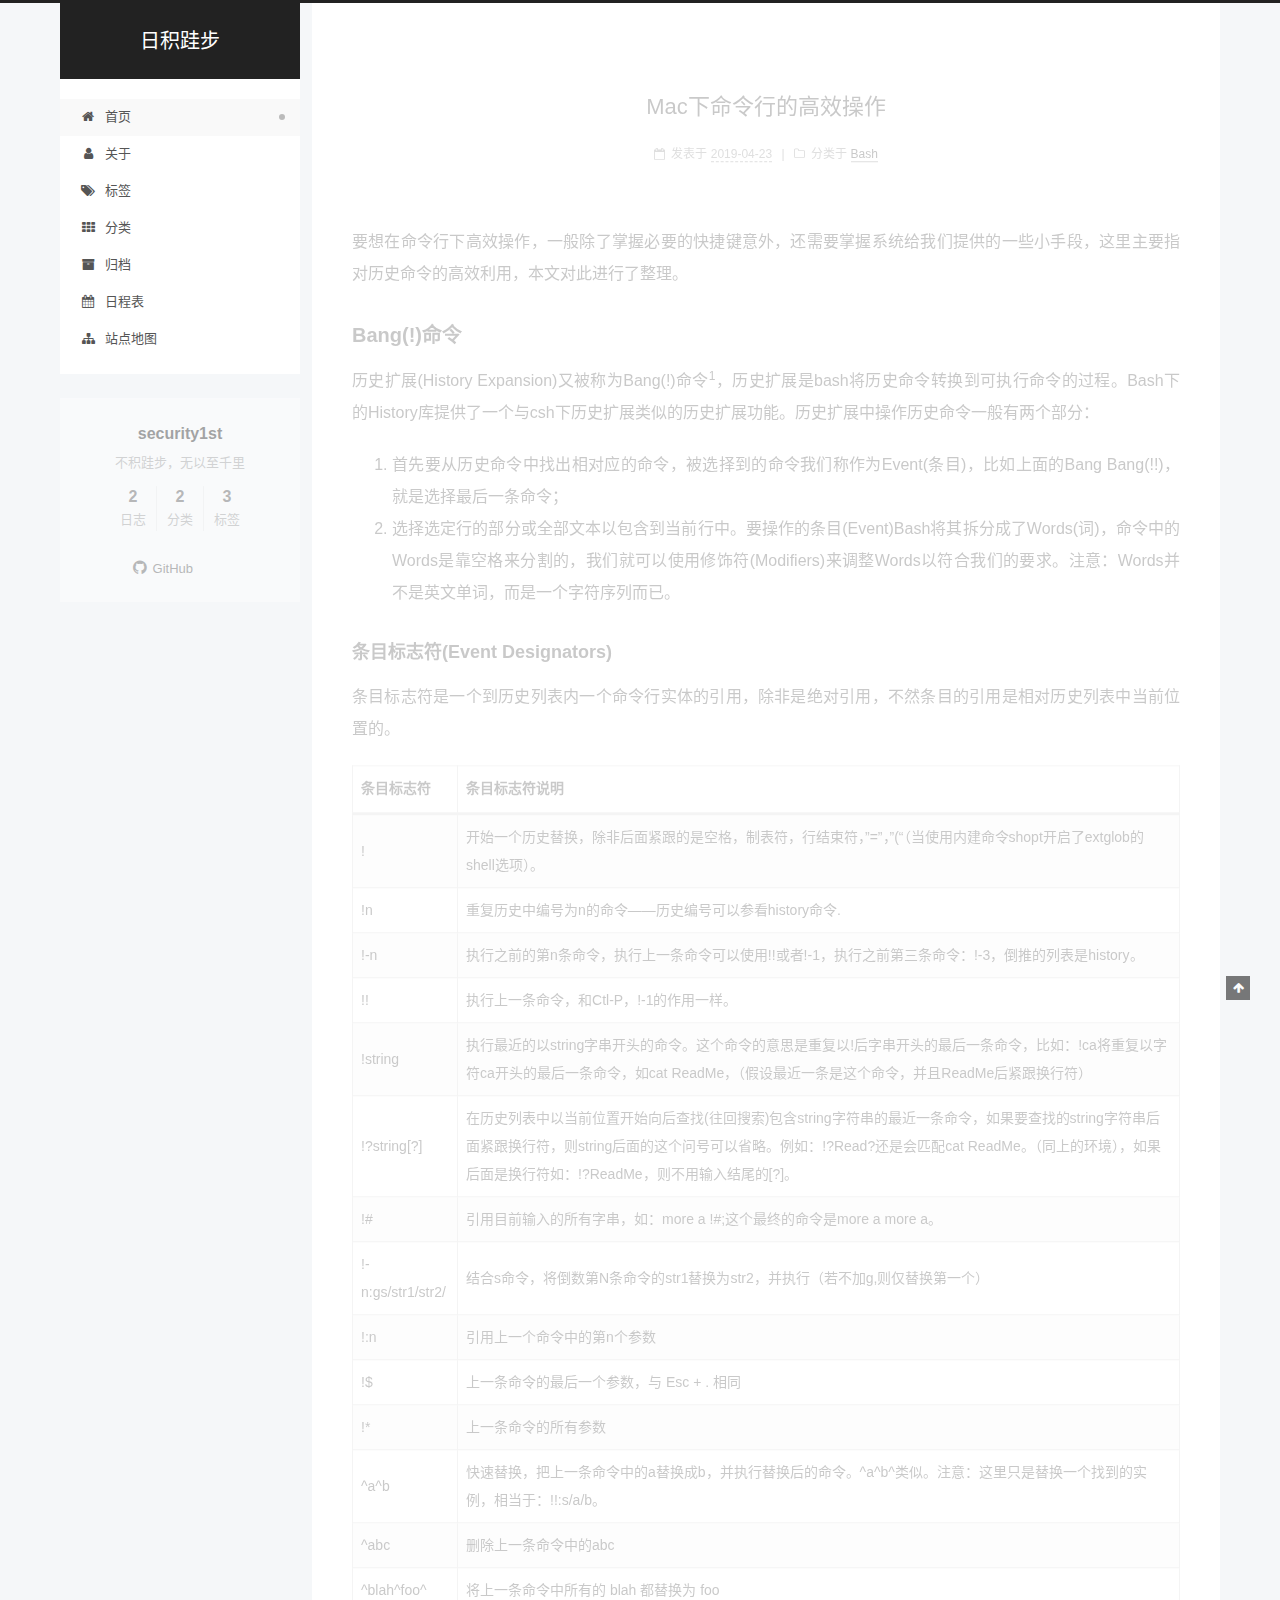
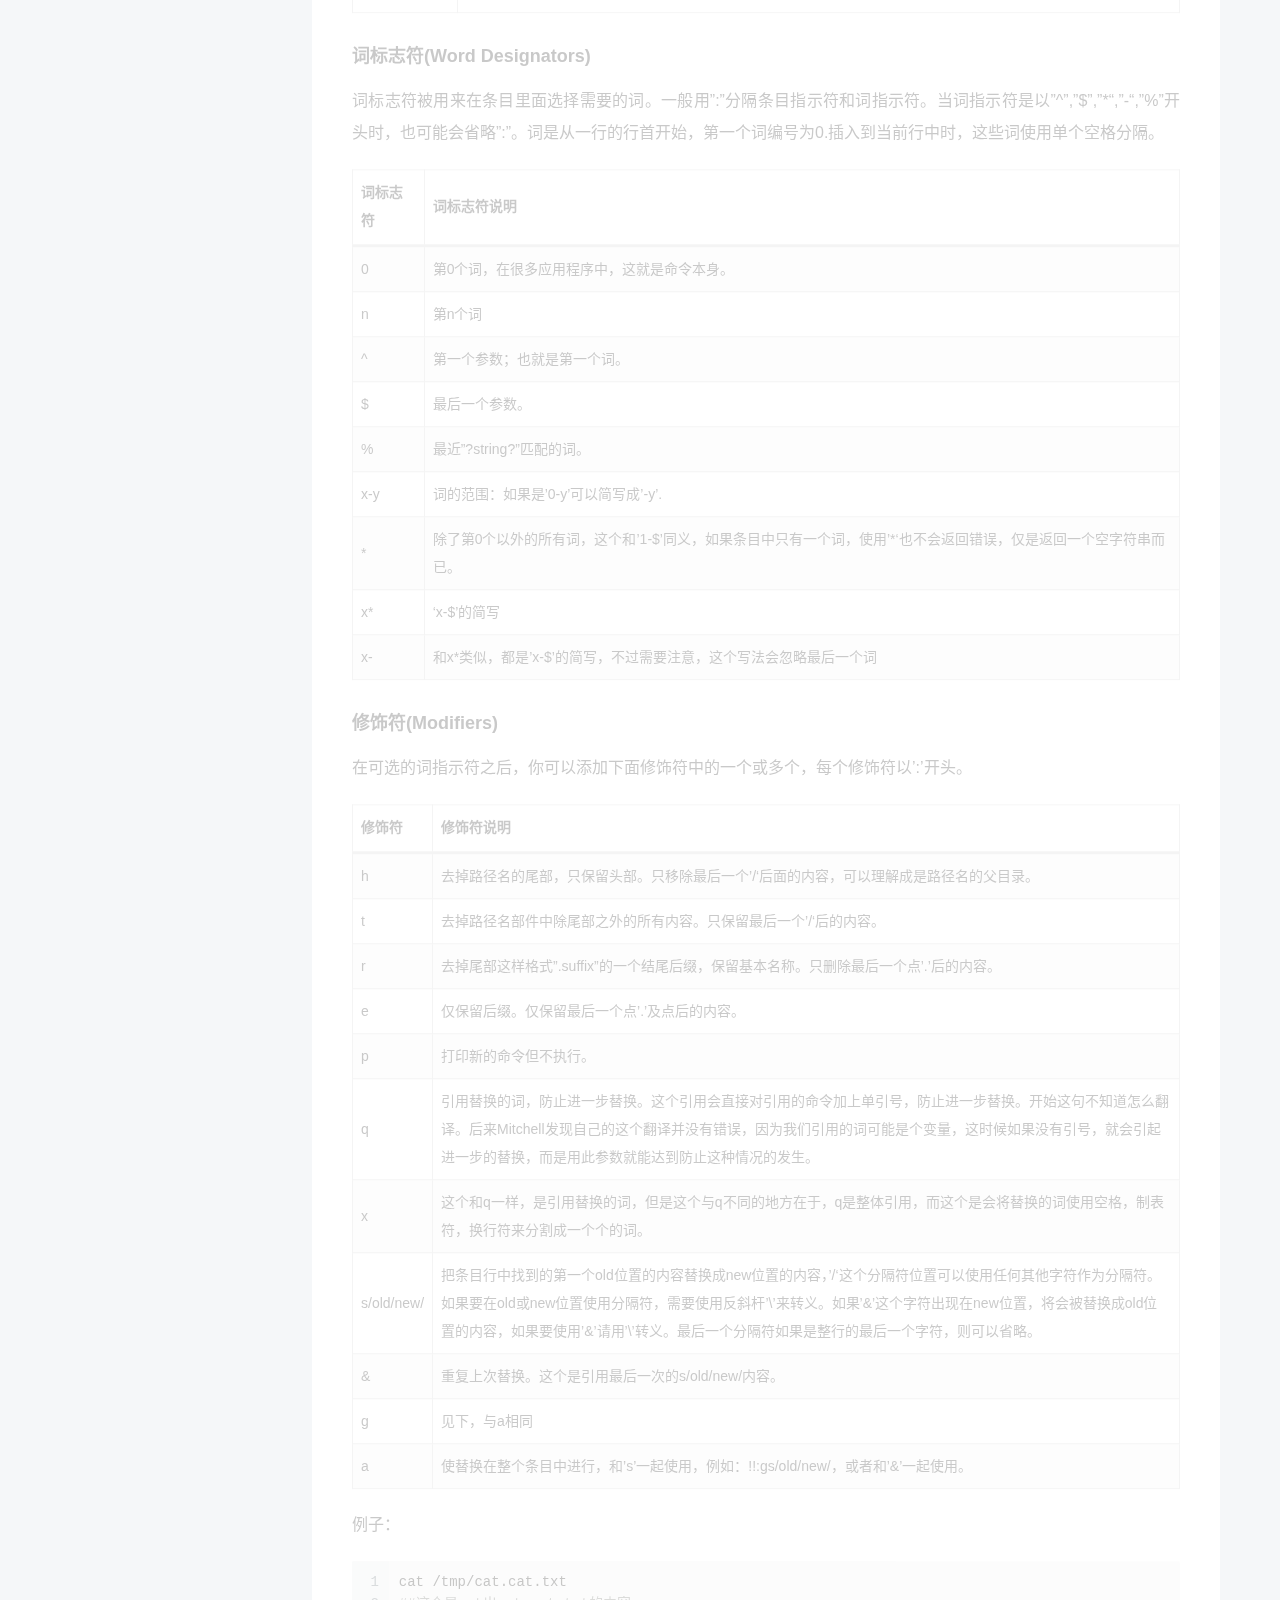
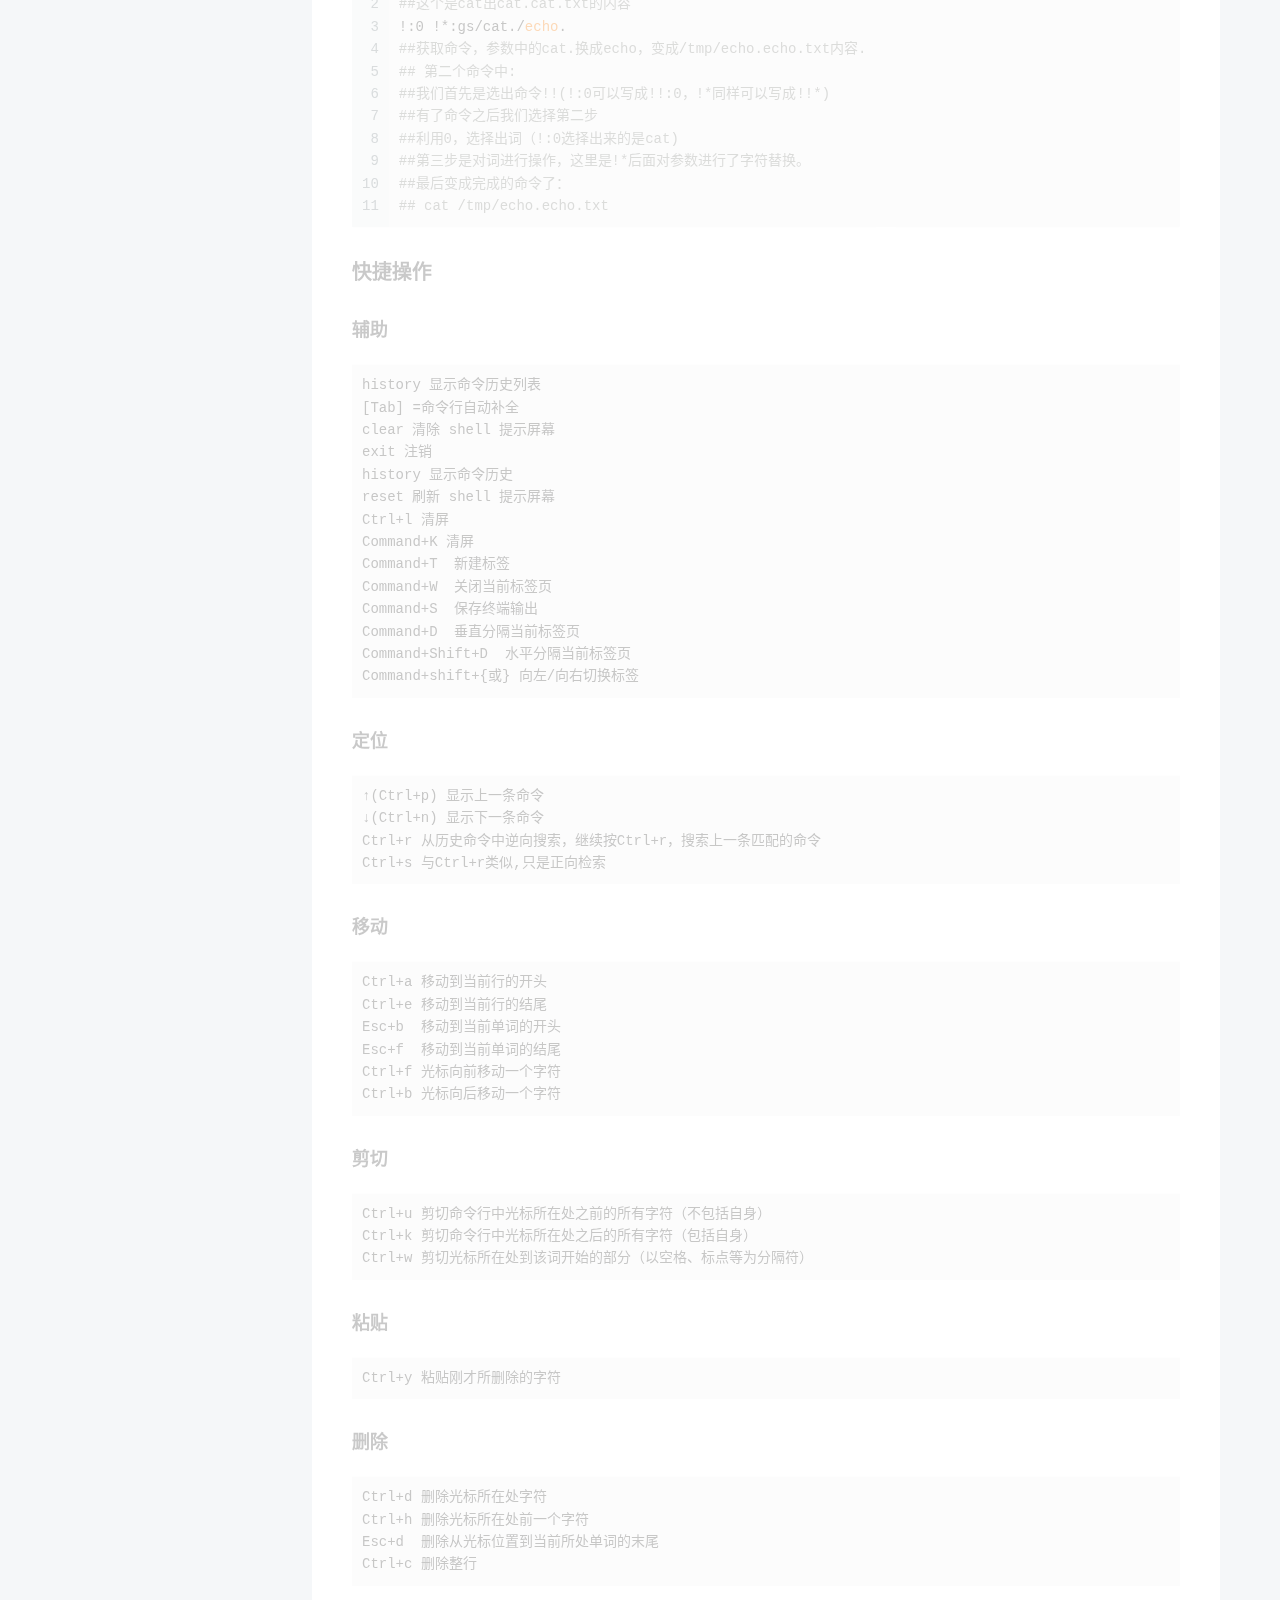
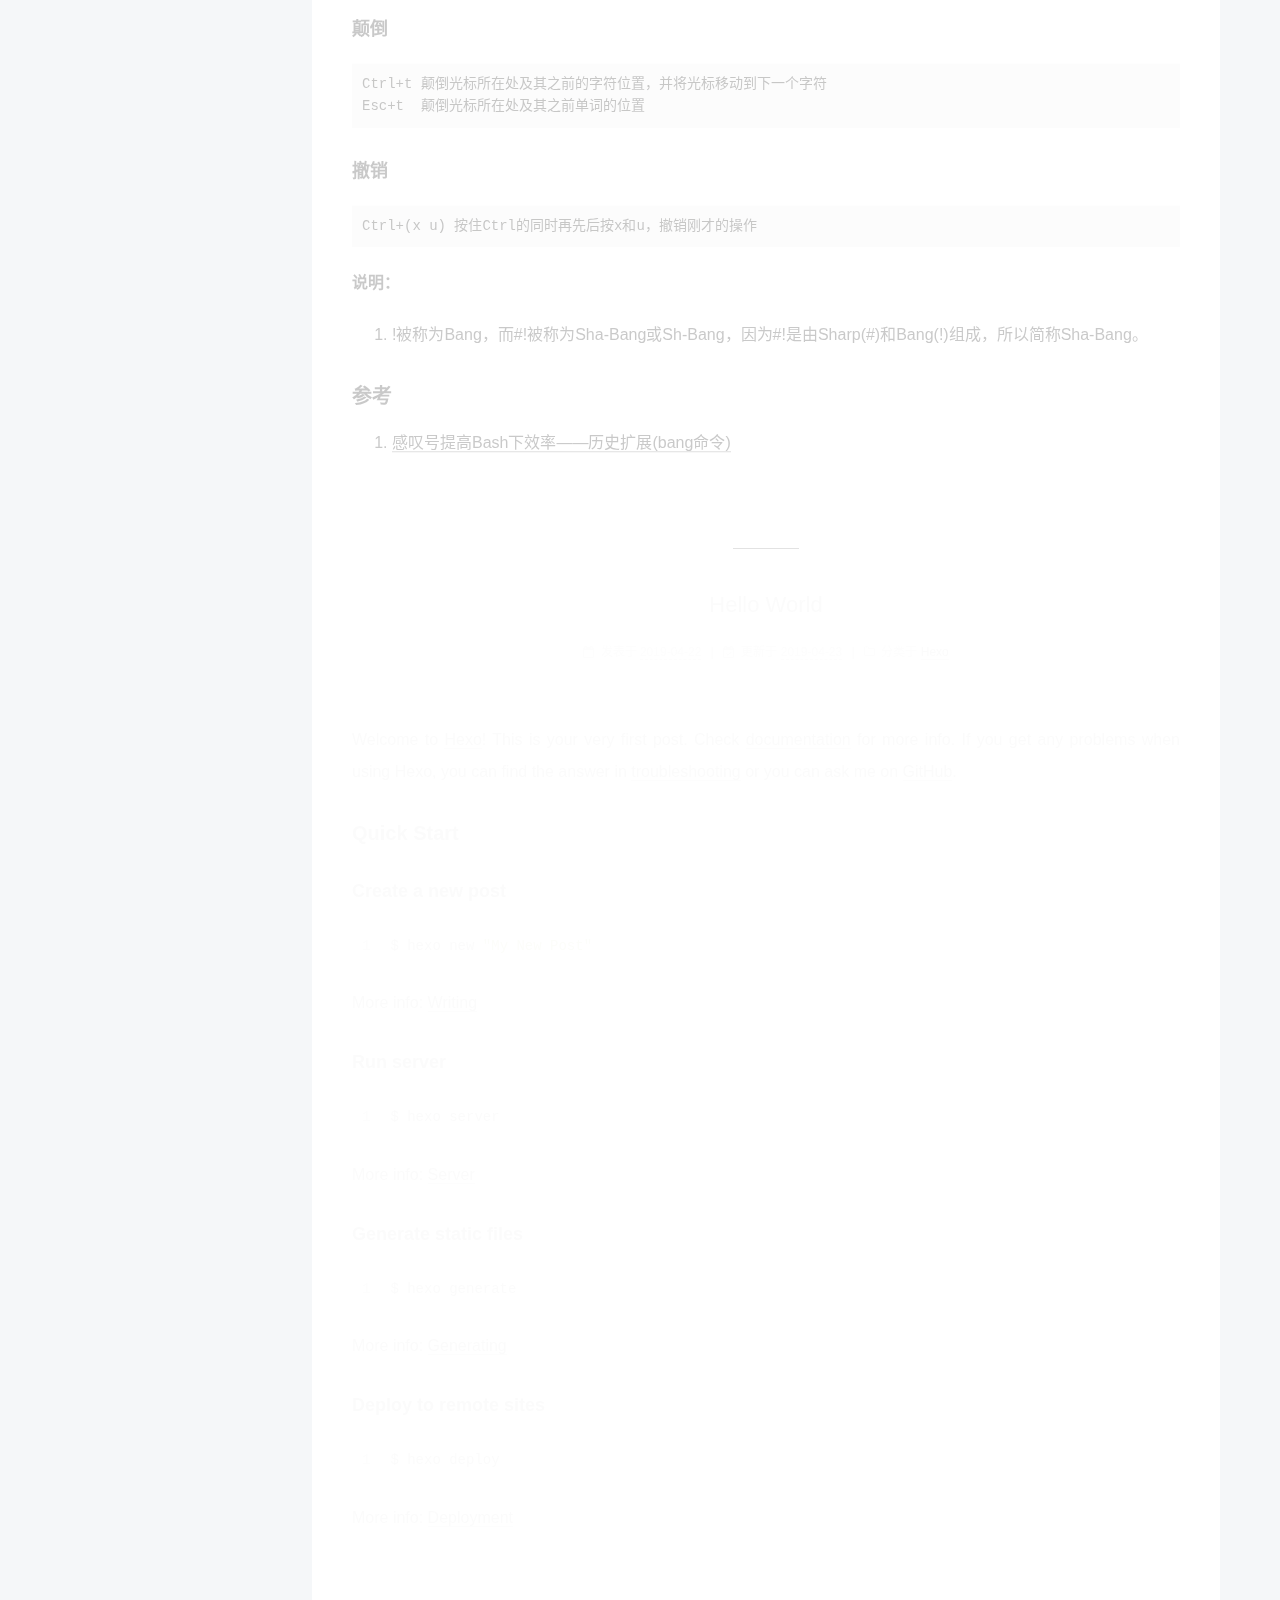
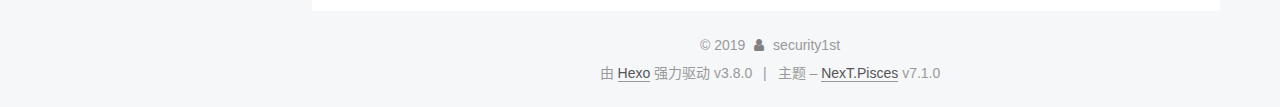
<file: index.html>
<!DOCTYPE html>












  


<html class="theme-next pisces use-motion" lang="zh-CN">
<head><meta name="generator" content="Hexo 3.8.0">
  <meta charset="UTF-8">
<meta http-equiv="X-UA-Compatible" content="IE=edge">
<meta name="viewport" content="width=device-width, initial-scale=1, maximum-scale=2">
<meta name="theme-color" content="#222">
























<link rel="stylesheet" href="/lib/font-awesome/css/font-awesome.min.css?v=4.6.2">

<link rel="stylesheet" href="/css/main.css?v=7.1.0">


  <link rel="apple-touch-icon" sizes="180x180" href="/images/apple-touch-icon-next.png?v=7.1.0">


  <link rel="icon" type="image/png" sizes="32x32" href="/images/favicon-32x32-next.png?v=7.1.0">


  <link rel="icon" type="image/png" sizes="16x16" href="/images/favicon-16x16-next.png?v=7.1.0">


  <link rel="mask-icon" href="/images/logo.svg?v=7.1.0" color="#222">







<script id="hexo.configurations">
  var NexT = window.NexT || {};
  var CONFIG = {
    root: '/',
    scheme: 'Pisces',
    version: '7.1.0',
    sidebar: {"position":"left","display":"post","offset":12,"onmobile":false,"dimmer":false},
    back2top: true,
    back2top_sidebar: false,
    fancybox: false,
    fastclick: false,
    lazyload: false,
    tabs: true,
    motion: {"enable":true,"async":false,"transition":{"post_block":"fadeIn","post_header":"slideDownIn","post_body":"slideDownIn","coll_header":"slideLeftIn","sidebar":"slideUpIn"}},
    algolia: {
      applicationID: '',
      apiKey: '',
      indexName: '',
      hits: {"per_page":10},
      labels: {"input_placeholder":"Search for Posts","hits_empty":"We didn't find any results for the search: ${query}","hits_stats":"${hits} results found in ${time} ms"}
    }
  };
</script>


  




  <meta name="description" content="不积跬步，无以至千里">
<meta property="og:type" content="website">
<meta property="og:title" content="日积跬步">
<meta property="og:url" content="http://yoursite.com/index.html">
<meta property="og:site_name" content="日积跬步">
<meta property="og:description" content="不积跬步，无以至千里">
<meta property="og:locale" content="zh-CN">
<meta name="twitter:card" content="summary">
<meta name="twitter:title" content="日积跬步">
<meta name="twitter:description" content="不积跬步，无以至千里">





  
  
  <link rel="canonical" href="http://yoursite.com/">



<script id="page.configurations">
  CONFIG.page = {
    sidebar: "",
  };
</script>

  <title>日积跬步</title>
  












  <noscript>
  <style>
  .use-motion .motion-element,
  .use-motion .brand,
  .use-motion .menu-item,
  .sidebar-inner,
  .use-motion .post-block,
  .use-motion .pagination,
  .use-motion .comments,
  .use-motion .post-header,
  .use-motion .post-body,
  .use-motion .collection-title { opacity: initial; }

  .use-motion .logo,
  .use-motion .site-title,
  .use-motion .site-subtitle {
    opacity: initial;
    top: initial;
  }

  .use-motion .logo-line-before i { left: initial; }
  .use-motion .logo-line-after i { right: initial; }
  </style>
</noscript>

</head>

<body itemscope itemtype="http://schema.org/WebPage" lang="zh-CN">

  
  
    
  

  <div class="container sidebar-position-left 
  page-home">
    <div class="headband"></div>

    <header id="header" class="header" itemscope itemtype="http://schema.org/WPHeader">
      <div class="header-inner"><div class="site-brand-wrapper">
  <div class="site-meta">
    

    <div class="custom-logo-site-title">
      <a href="/" class="brand" rel="start">
        <span class="logo-line-before"><i></i></span>
        <span class="site-title">日积跬步</span>
        <span class="logo-line-after"><i></i></span>
      </a>
    </div>
    
    
  </div>

  <div class="site-nav-toggle">
    <button aria-label="切换导航栏">
      <span class="btn-bar"></span>
      <span class="btn-bar"></span>
      <span class="btn-bar"></span>
    </button>
  </div>
</div>



<nav class="site-nav">
  
    <ul id="menu" class="menu">
      
        
        
        
          
          <li class="menu-item menu-item-home menu-item-active">

    
    
    
      
    

    

    <a href="/" rel="section"><i class="menu-item-icon fa fa-fw fa-home"></i> <br>首页</a>

  </li>
        
        
        
          
          <li class="menu-item menu-item-about">

    
    
    
      
    

    

    <a href="/about/" rel="section"><i class="menu-item-icon fa fa-fw fa-user"></i> <br>关于</a>

  </li>
        
        
        
          
          <li class="menu-item menu-item-tags">

    
    
    
      
    

    

    <a href="/tags/" rel="section"><i class="menu-item-icon fa fa-fw fa-tags"></i> <br>标签</a>

  </li>
        
        
        
          
          <li class="menu-item menu-item-categories">

    
    
    
      
    

    

    <a href="/categories/" rel="section"><i class="menu-item-icon fa fa-fw fa-th"></i> <br>分类</a>

  </li>
        
        
        
          
          <li class="menu-item menu-item-archives">

    
    
    
      
    

    

    <a href="/archives/" rel="section"><i class="menu-item-icon fa fa-fw fa-archive"></i> <br>归档</a>

  </li>
        
        
        
          
          <li class="menu-item menu-item-schedule">

    
    
    
      
    

    

    <a href="/schedule/" rel="section"><i class="menu-item-icon fa fa-fw fa-calendar"></i> <br>日程表</a>

  </li>
        
        
        
          
          <li class="menu-item menu-item-sitemap">

    
    
    
      
    

    

    <a href="/sitemap.xml" rel="section"><i class="menu-item-icon fa fa-fw fa-sitemap"></i> <br>站点地图</a>

  </li>

      
      
    </ul>
  

  

  
</nav>



  



</div>
    </header>

    


    <main id="main" class="main">
      <div class="main-inner">
        <div class="content-wrap">
          
            

          
          <div id="content" class="content">
            
  <section id="posts" class="posts-expand">
    
      

  

  
  
  

  

  <article class="post post-type-normal" itemscope itemtype="http://schema.org/Article">
  
  
  
  <div class="post-block">
    <link itemprop="mainEntityOfPage" href="http://yoursite.com/2019/04/23/Mac下命令行的高效操作/">

    <span hidden itemprop="author" itemscope itemtype="http://schema.org/Person">
      <meta itemprop="name" content="security1st">
      <meta itemprop="description" content="不积跬步，无以至千里">
      <meta itemprop="image" content="/images/avatar.gif">
    </span>

    <span hidden itemprop="publisher" itemscope itemtype="http://schema.org/Organization">
      <meta itemprop="name" content="日积跬步">
    </span>

    
      <header class="post-header">

        
        
          <h1 class="post-title" itemprop="name headline">
                
                
                <a href="/2019/04/23/Mac下命令行的高效操作/" class="post-title-link" itemprop="url">Mac下命令行的高效操作</a>
              
            
          </h1>
        

        <div class="post-meta">
          <span class="post-time">

            
            
            

            
              <span class="post-meta-item-icon">
                <i class="fa fa-calendar-o"></i>
              </span>
              
                <span class="post-meta-item-text">发表于</span>
              

              
                
              

              <time title="创建时间：2019-04-23 21:13:03 / 修改时间：23:27:07" itemprop="dateCreated datePublished" datetime="2019-04-23T21:13:03+08:00">2019-04-23</time>
            

            
              

              
            
          </span>

          
            <span class="post-category">
            
              <span class="post-meta-divider">|</span>
            
              <span class="post-meta-item-icon">
                <i class="fa fa-folder-o"></i>
              </span>
              
                <span class="post-meta-item-text">分类于</span>
              
              
                <span itemprop="about" itemscope itemtype="http://schema.org/Thing"><a href="/categories/Bash/" itemprop="url" rel="index"><span itemprop="name">Bash</span></a></span>

                
                
              
            </span>
          

          
            
            
          

          
          

          

          

          

        </div>
      </header>
    

    
    
    
    <div class="post-body" itemprop="articleBody">

      
      

      
        
          
            <p>要想在命令行下高效操作，一般除了掌握必要的快捷键意外，还需要掌握系统给我们提供的一些小手段，这里主要指对历史命令的高效利用，本文对此进行了整理。</p>
<h2 id="Bang-命令"><a href="#Bang-命令" class="headerlink" title="Bang(!)命令"></a>Bang(!)命令</h2><p>历史扩展(History Expansion)又被称为Bang(!)命令<sup>1</sup>，历史扩展是bash将历史命令转换到可执行命令的过程。Bash下的History库提供了一个与csh下历史扩展类似的历史扩展功能。历史扩展中操作历史命令一般有两个部分：</p>
<ol>
<li>首先要从历史命令中找出相对应的命令，被选择到的命令我们称作为Event(条目)，比如上面的Bang Bang(!!)，就是选择最后一条命令；</li>
<li>选择选定行的部分或全部文本以包含到当前行中。要操作的条目(Event)Bash将其拆分成了Words(词)，命令中的Words是靠空格来分割的，我们就可以使用修饰符(Modifiers)来调整Words以符合我们的要求。注意：Words并不是英文单词，而是一个字符序列而已。</li>
</ol>
<h3 id="条目标志符-Event-Designators"><a href="#条目标志符-Event-Designators" class="headerlink" title="条目标志符(Event Designators)"></a>条目标志符(Event Designators)</h3><p>条目标志符是一个到历史列表内一个命令行实体的引用，除非是绝对引用，不然条目的引用是相对历史列表中当前位置的。</p>
<table>
<thead>
<tr>
<th>条目标志符</th>
<th>条目标志符说明</th>
</tr>
</thead>
<tbody>
<tr>
<td>!</td>
<td>开始一个历史替换，除非后面紧跟的是空格，制表符，行结束符，”=”，”(“（当使用内建命令shopt开启了extglob的shell选项）。</td>
</tr>
<tr>
<td>!n</td>
<td>重复历史中编号为n的命令——历史编号可以参看history命令.</td>
</tr>
<tr>
<td>!-n</td>
<td>执行之前的第n条命令，执行上一条命令可以使用!!或者!-1，执行之前第三条命令：!-3，倒推的列表是history。</td>
</tr>
<tr>
<td>!!</td>
<td>执行上一条命令，和Ctl-P，!-1的作用一样。</td>
</tr>
<tr>
<td>!string</td>
<td>执行最近的以string字串开头的命令。这个命令的意思是重复以!后字串开头的最后一条命令，比如：!ca将重复以字符ca开头的最后一条命令，如cat ReadMe，（假设最近一条是这个命令，并且ReadMe后紧跟换行符）</td>
</tr>
<tr>
<td>!?string[?]</td>
<td>在历史列表中以当前位置开始向后查找(往回搜索)包含string字符串的最近一条命令，如果要查找的string字符串后面紧跟换行符，则string后面的这个问号可以省略。例如：!?Read?还是会匹配cat ReadMe。（同上的环境），如果后面是换行符如：!?ReadMe，则不用输入结尾的[?]。</td>
</tr>
<tr>
<td>!#</td>
<td>引用目前输入的所有字串，如：more a !#;这个最终的命令是more a more a。</td>
</tr>
<tr>
<td>!-n:gs/str1/str2/</td>
<td>结合s命令，将倒数第N条命令的str1替换为str2，并执行（若不加g,则仅替换第一个）</td>
</tr>
<tr>
<td>!:n</td>
<td>引用上一个命令中的第n个参数</td>
</tr>
<tr>
<td>!$</td>
<td>上一条命令的最后一个参数，与 Esc + . 相同</td>
</tr>
<tr>
<td>!*</td>
<td>上一条命令的所有参数</td>
</tr>
<tr>
<td>^a^b</td>
<td>快速替换，把上一条命令中的a替换成b，并执行替换后的命令。^a^b^类似。注意：这里只是替换一个找到的实例，相当于：!!:s/a/b。</td>
</tr>
<tr>
<td>^abc</td>
<td>删除上一条命令中的abc</td>
</tr>
<tr>
<td>^blah^foo^</td>
<td>将上一条命令中所有的 blah 都替换为 foo</td>
</tr>
</tbody>
</table>
<h3 id="词标志符-Word-Designators"><a href="#词标志符-Word-Designators" class="headerlink" title="词标志符(Word Designators)"></a>词标志符(Word Designators)</h3><p>词标志符被用来在条目里面选择需要的词。一般用”:”分隔条目指示符和词指示符。当词指示符是以”^”,”$”,”*“,”-“,”%”开头时，也可能会省略”:”。词是从一行的行首开始，第一个词编号为0.插入到当前行中时，这些词使用单个空格分隔。</p>
<table>
<thead>
<tr>
<th>词标志符</th>
<th>词标志符说明</th>
</tr>
</thead>
<tbody>
<tr>
<td>0</td>
<td>第0个词，在很多应用程序中，这就是命令本身。</td>
</tr>
<tr>
<td>n</td>
<td>第n个词</td>
</tr>
<tr>
<td>^</td>
<td>第一个参数；也就是第一个词。</td>
</tr>
<tr>
<td>$</td>
<td>最后一个参数。</td>
</tr>
<tr>
<td>%</td>
<td>最近”?string?”匹配的词。</td>
</tr>
<tr>
<td>x-y</td>
<td>词的范围：如果是’0-y’可以简写成’-y’.</td>
</tr>
<tr>
<td>*</td>
<td>除了第0个以外的所有词，这个和’1-$’同义，如果条目中只有一个词，使用’*‘也不会返回错误，仅是返回一个空字符串而已。</td>
</tr>
<tr>
<td>x*</td>
<td>‘x-$’的简写</td>
</tr>
<tr>
<td>x-</td>
<td>和x*类似，都是’x-$’的简写，不过需要注意，这个写法会忽略最后一个词</td>
</tr>
</tbody>
</table>
<h3 id="修饰符-Modifiers"><a href="#修饰符-Modifiers" class="headerlink" title="修饰符(Modifiers)"></a>修饰符(Modifiers)</h3><p>在可选的词指示符之后，你可以添加下面修饰符中的一个或多个，每个修饰符以’:’开头。</p>
<table>
<thead>
<tr>
<th>修饰符</th>
<th>修饰符说明</th>
</tr>
</thead>
<tbody>
<tr>
<td>h</td>
<td>去掉路径名的尾部，只保留头部。只移除最后一个’/‘后面的内容，可以理解成是路径名的父目录。</td>
</tr>
<tr>
<td>t</td>
<td>去掉路径名部件中除尾部之外的所有内容。只保留最后一个’/‘后的内容。</td>
</tr>
<tr>
<td>r</td>
<td>去掉尾部这样格式”.suffix”的一个结尾后缀，保留基本名称。只删除最后一个点’.’后的内容。</td>
</tr>
<tr>
<td>e</td>
<td>仅保留后缀。仅保留最后一个点’.’及点后的内容。</td>
</tr>
<tr>
<td>p</td>
<td>打印新的命令但不执行。</td>
</tr>
<tr>
<td>q</td>
<td>引用替换的词，防止进一步替换。这个引用会直接对引用的命令加上单引号，防止进一步替换。开始这句不知道怎么翻译。后来Mitchell发现自己的这个翻译并没有错误，因为我们引用的词可能是个变量，这时候如果没有引号，就会引起进一步的替换，而是用此参数就能达到防止这种情况的发生。</td>
</tr>
<tr>
<td>x</td>
<td>这个和q一样，是引用替换的词，但是这个与q不同的地方在于，q是整体引用，而这个是会将替换的词使用空格，制表符，换行符来分割成一个个的词。</td>
</tr>
<tr>
<td>s/old/new/</td>
<td>把条目行中找到的第一个old位置的内容替换成new位置的内容，’/‘这个分隔符位置可以使用任何其他字符作为分隔符。如果要在old或new位置使用分隔符，需要使用反斜杆’\’来转义。如果’&amp;’这个字符出现在new位置，将会被替换成old位置的内容，如果要使用’&amp;’请用’\’转义。最后一个分隔符如果是整行的最后一个字符，则可以省略。</td>
</tr>
<tr>
<td>&amp;</td>
<td>重复上次替换。这个是引用最后一次的s/old/new/内容。</td>
</tr>
<tr>
<td>g</td>
<td>见下，与a相同</td>
</tr>
<tr>
<td>a</td>
<td>使替换在整个条目中进行，和’s’一起使用，例如：!!:gs/old/new/，或者和’&amp;’一起使用。</td>
</tr>
</tbody>
</table>
<p>例子：<br><figure class="highlight bash"><table><tr><td class="gutter"><pre><span class="line">1</span><br><span class="line">2</span><br><span class="line">3</span><br><span class="line">4</span><br><span class="line">5</span><br><span class="line">6</span><br><span class="line">7</span><br><span class="line">8</span><br><span class="line">9</span><br><span class="line">10</span><br><span class="line">11</span><br></pre></td><td class="code"><pre><span class="line">cat /tmp/cat.cat.txt</span><br><span class="line"><span class="comment">##这个是cat出cat.cat.txt的内容</span></span><br><span class="line">!:0 !*:gs/cat./<span class="built_in">echo</span>.</span><br><span class="line"><span class="comment">##获取命令，参数中的cat.换成echo，变成/tmp/echo.echo.txt内容.</span></span><br><span class="line"><span class="comment">## 第二个命令中:</span></span><br><span class="line"><span class="comment">##我们首先是选出命令!!(!:0可以写成!!:0，!*同样可以写成!!*)</span></span><br><span class="line"><span class="comment">##有了命令之后我们选择第二步</span></span><br><span class="line"><span class="comment">##利用0，选择出词（!:0选择出来的是cat)</span></span><br><span class="line"><span class="comment">##第三步是对词进行操作，这里是!*后面对参数进行了字符替换。</span></span><br><span class="line"><span class="comment">##最后变成完成的命令了：</span></span><br><span class="line"><span class="comment">## cat /tmp/echo.echo.txt</span></span><br></pre></td></tr></table></figure></p>
<h2 id="快捷操作"><a href="#快捷操作" class="headerlink" title="快捷操作"></a>快捷操作</h2><h3 id="辅助"><a href="#辅助" class="headerlink" title="辅助"></a>辅助</h3><pre><code>history 显示命令历史列表
[Tab] =命令行自动补全
clear 清除 shell 提示屏幕
exit 注销
history 显示命令历史
reset 刷新 shell 提示屏幕
Ctrl+l 清屏
Command+K 清屏
Command+T  新建标签
Command+W  关闭当前标签页
Command+S  保存终端输出
Command+D  垂直分隔当前标签页
Command+Shift+D  水平分隔当前标签页
Command+shift+{或} 向左/向右切换标签
</code></pre><h3 id="定位"><a href="#定位" class="headerlink" title="定位"></a>定位</h3><pre><code>↑(Ctrl+p) 显示上一条命令
↓(Ctrl+n) 显示下一条命令
Ctrl+r 从历史命令中逆向搜索，继续按Ctrl+r，搜索上一条匹配的命令
Ctrl+s 与Ctrl+r类似,只是正向检索
</code></pre><h3 id="移动"><a href="#移动" class="headerlink" title="移动"></a>移动</h3><pre><code>Ctrl+a 移动到当前行的开头
Ctrl+e 移动到当前行的结尾
Esc+b  移动到当前单词的开头
Esc+f  移动到当前单词的结尾
Ctrl+f 光标向前移动一个字符
Ctrl+b 光标向后移动一个字符
</code></pre><h3 id="剪切"><a href="#剪切" class="headerlink" title="剪切"></a>剪切</h3><pre><code>Ctrl+u 剪切命令行中光标所在处之前的所有字符（不包括自身）
Ctrl+k 剪切命令行中光标所在处之后的所有字符（包括自身）
Ctrl+w 剪切光标所在处到该词开始的部分（以空格、标点等为分隔符）
</code></pre><h3 id="粘贴"><a href="#粘贴" class="headerlink" title="粘贴"></a>粘贴</h3><pre><code>Ctrl+y 粘贴刚才所删除的字符
</code></pre><h3 id="删除"><a href="#删除" class="headerlink" title="删除"></a>删除</h3><pre><code>Ctrl+d 删除光标所在处字符
Ctrl+h 删除光标所在处前一个字符
Esc+d  删除从光标位置到当前所处单词的末尾
Ctrl+c 删除整行
</code></pre><h3 id="颠倒"><a href="#颠倒" class="headerlink" title="颠倒"></a>颠倒</h3><pre><code>Ctrl+t 颠倒光标所在处及其之前的字符位置，并将光标移动到下一个字符
Esc+t  颠倒光标所在处及其之前单词的位置
</code></pre><h3 id="撤销"><a href="#撤销" class="headerlink" title="撤销"></a>撤销</h3><pre><code>Ctrl+(x u) 按住Ctrl的同时再先后按x和u，撤销刚才的操作
</code></pre><p><strong>说明：</strong></p>
<ol>
<li>!被称为Bang，而#!被称为Sha-Bang或Sh-Bang，因为#!是由Sharp(#)和Bang(!)组成，所以简称Sha-Bang。</li>
</ol>
<h2 id="参考"><a href="#参考" class="headerlink" title="参考"></a>参考</h2><ol>
<li><a href="http://blog.useasp.net/archive/2014/06/03/improve-efficiency-with-bash-history-expansion.aspx" title="感叹号提高Bash下效率——历史扩展(bang命令)" target="_blank" rel="noopener">感叹号提高Bash下效率——历史扩展(bang命令)</a></li>
</ol>

          
        
      
    </div>

    

    
    
    

    

    
      
    
    

    

    <footer class="post-footer">
      

      

      

      
      
        <div class="post-eof"></div>
      
    </footer>
  </div>
  
  
  
  </article>


    
      

  

  
  
  

  

  <article class="post post-type-normal" itemscope itemtype="http://schema.org/Article">
  
  
  
  <div class="post-block">
    <link itemprop="mainEntityOfPage" href="http://yoursite.com/2019/04/22/hello-world/">

    <span hidden itemprop="author" itemscope itemtype="http://schema.org/Person">
      <meta itemprop="name" content="security1st">
      <meta itemprop="description" content="不积跬步，无以至千里">
      <meta itemprop="image" content="/images/avatar.gif">
    </span>

    <span hidden itemprop="publisher" itemscope itemtype="http://schema.org/Organization">
      <meta itemprop="name" content="日积跬步">
    </span>

    
      <header class="post-header">

        
        
          <h1 class="post-title" itemprop="name headline">
                
                
                <a href="/2019/04/22/hello-world/" class="post-title-link" itemprop="url">Hello World</a>
              
            
          </h1>
        

        <div class="post-meta">
          <span class="post-time">

            
            
            

            
              <span class="post-meta-item-icon">
                <i class="fa fa-calendar-o"></i>
              </span>
              
                <span class="post-meta-item-text">发表于</span>
              

              
                
              

              <time title="创建时间：2019-04-22 10:58:14" itemprop="dateCreated datePublished" datetime="2019-04-22T10:58:14+08:00">2019-04-22</time>
            

            
              

              
                
                <span class="post-meta-divider">|</span>
                

                <span class="post-meta-item-icon">
                  <i class="fa fa-calendar-check-o"></i>
                </span>
                
                  <span class="post-meta-item-text">更新于</span>
                
                <time title="修改时间：2019-04-23 23:26:07" itemprop="dateModified" datetime="2019-04-23T23:26:07+08:00">2019-04-23</time>
              
            
          </span>

          
            <span class="post-category">
            
              <span class="post-meta-divider">|</span>
            
              <span class="post-meta-item-icon">
                <i class="fa fa-folder-o"></i>
              </span>
              
                <span class="post-meta-item-text">分类于</span>
              
              
                <span itemprop="about" itemscope itemtype="http://schema.org/Thing"><a href="/categories/Hexo/" itemprop="url" rel="index"><span itemprop="name">Hexo</span></a></span>

                
                
              
            </span>
          

          
            
            
          

          
          

          

          

          

        </div>
      </header>
    

    
    
    
    <div class="post-body" itemprop="articleBody">

      
      

      
        
          
            <p>Welcome to <a href="https://hexo.io/" target="_blank" rel="noopener">Hexo</a>! This is your very first post. Check <a href="https://hexo.io/docs/" target="_blank" rel="noopener">documentation</a> for more info. If you get any problems when using Hexo, you can find the answer in <a href="https://hexo.io/docs/troubleshooting.html" target="_blank" rel="noopener">troubleshooting</a> or you can ask me on <a href="https://github.com/hexojs/hexo/issues" target="_blank" rel="noopener">GitHub</a>.</p>
<h2 id="Quick-Start"><a href="#Quick-Start" class="headerlink" title="Quick Start"></a>Quick Start</h2><h3 id="Create-a-new-post"><a href="#Create-a-new-post" class="headerlink" title="Create a new post"></a>Create a new post</h3><figure class="highlight bash"><table><tr><td class="gutter"><pre><span class="line">1</span><br></pre></td><td class="code"><pre><span class="line">$ hexo new <span class="string">"My New Post"</span></span><br></pre></td></tr></table></figure>
<p>More info: <a href="https://hexo.io/docs/writing.html" target="_blank" rel="noopener">Writing</a></p>
<h3 id="Run-server"><a href="#Run-server" class="headerlink" title="Run server"></a>Run server</h3><figure class="highlight bash"><table><tr><td class="gutter"><pre><span class="line">1</span><br></pre></td><td class="code"><pre><span class="line">$ hexo server</span><br></pre></td></tr></table></figure>
<p>More info: <a href="https://hexo.io/docs/server.html" target="_blank" rel="noopener">Server</a></p>
<h3 id="Generate-static-files"><a href="#Generate-static-files" class="headerlink" title="Generate static files"></a>Generate static files</h3><figure class="highlight bash"><table><tr><td class="gutter"><pre><span class="line">1</span><br></pre></td><td class="code"><pre><span class="line">$ hexo generate</span><br></pre></td></tr></table></figure>
<p>More info: <a href="https://hexo.io/docs/generating.html" target="_blank" rel="noopener">Generating</a></p>
<h3 id="Deploy-to-remote-sites"><a href="#Deploy-to-remote-sites" class="headerlink" title="Deploy to remote sites"></a>Deploy to remote sites</h3><figure class="highlight bash"><table><tr><td class="gutter"><pre><span class="line">1</span><br></pre></td><td class="code"><pre><span class="line">$ hexo deploy</span><br></pre></td></tr></table></figure>
<p>More info: <a href="https://hexo.io/docs/deployment.html" target="_blank" rel="noopener">Deployment</a></p>

          
        
      
    </div>

    

    
    
    

    

    
      
    
    

    

    <footer class="post-footer">
      

      

      

      
      
        <div class="post-eof"></div>
      
    </footer>
  </div>
  
  
  
  </article>


    
  </section>

  


          </div>
          

        </div>
        
          
  
  <div class="sidebar-toggle">
    <div class="sidebar-toggle-line-wrap">
      <span class="sidebar-toggle-line sidebar-toggle-line-first"></span>
      <span class="sidebar-toggle-line sidebar-toggle-line-middle"></span>
      <span class="sidebar-toggle-line sidebar-toggle-line-last"></span>
    </div>
  </div>

  <aside id="sidebar" class="sidebar">
    <div class="sidebar-inner">

      

      

      <div class="site-overview-wrap sidebar-panel sidebar-panel-active">
        <div class="site-overview">
          <div class="site-author motion-element" itemprop="author" itemscope itemtype="http://schema.org/Person">
            
              <p class="site-author-name" itemprop="name">security1st</p>
              <div class="site-description motion-element" itemprop="description">不积跬步，无以至千里</div>
          </div>

          
            <nav class="site-state motion-element">
              
                <div class="site-state-item site-state-posts">
                
                  <a href="/archives/">
                
                    <span class="site-state-item-count">2</span>
                    <span class="site-state-item-name">日志</span>
                  </a>
                </div>
              

              
                
                
                <div class="site-state-item site-state-categories">
                  
                    
                      <a href="/categories/">
                    
                  
                    
                    
                      
                    
                      
                    
                    <span class="site-state-item-count">2</span>
                    <span class="site-state-item-name">分类</span>
                  </a>
                </div>
              

              
                
                
                <div class="site-state-item site-state-tags">
                  
                    
                      <a href="/tags/">
                    
                  
                    
                    
                      
                    
                      
                    
                      
                    
                    <span class="site-state-item-count">3</span>
                    <span class="site-state-item-name">标签</span>
                  </a>
                </div>
              
            </nav>
          

          

          

          
            <div class="links-of-author motion-element">
              
                <span class="links-of-author-item">
                  
                  
                    
                  
                  
                    
                  
                  <a href="https://github.com/security1st" title="GitHub &rarr; https://github.com/security1st" rel="noopener" target="_blank"><i class="fa fa-fw fa-github"></i>GitHub</a>
                </span>
              
            </div>
          

          

          
          

          
            
          
          

        </div>
      </div>

      

      

    </div>
  </aside>
  


        
      </div>
    </main>

    <footer id="footer" class="footer">
      <div class="footer-inner">
        <div class="copyright">&copy; <span itemprop="copyrightYear">2019</span>
  <span class="with-love" id="animate">
    <i class="fa fa-user"></i>
  </span>
  <span class="author" itemprop="copyrightHolder">security1st</span>

  

  
</div>


  <div class="powered-by">由 <a href="https://hexo.io" class="theme-link" rel="noopener" target="_blank">Hexo</a> 强力驱动 v3.8.0</div>



  <span class="post-meta-divider">|</span>



  <div class="theme-info">主题 – <a href="https://theme-next.org" class="theme-link" rel="noopener" target="_blank">NexT.Pisces</a> v7.1.0</div>




        








        
      </div>
    </footer>

    
      <div class="back-to-top">
        <i class="fa fa-arrow-up"></i>
        
      </div>
    

    

    

    
  </div>

  

<script>
  if (Object.prototype.toString.call(window.Promise) !== '[object Function]') {
    window.Promise = null;
  }
</script>


























  
  <script src="/lib/jquery/index.js?v=2.1.3"></script>

  
  <script src="/lib/velocity/velocity.min.js?v=1.2.1"></script>

  
  <script src="/lib/velocity/velocity.ui.min.js?v=1.2.1"></script>


  


  <script src="/js/utils.js?v=7.1.0"></script>

  <script src="/js/motion.js?v=7.1.0"></script>



  
  


  <script src="/js/affix.js?v=7.1.0"></script>

  <script src="/js/schemes/pisces.js?v=7.1.0"></script>



  

  


  <script src="/js/next-boot.js?v=7.1.0"></script>


  

  

  

  



  




  

  

  

  

  

  

  

  

  

  

  

  

  

  

</body>
</html>
</file>
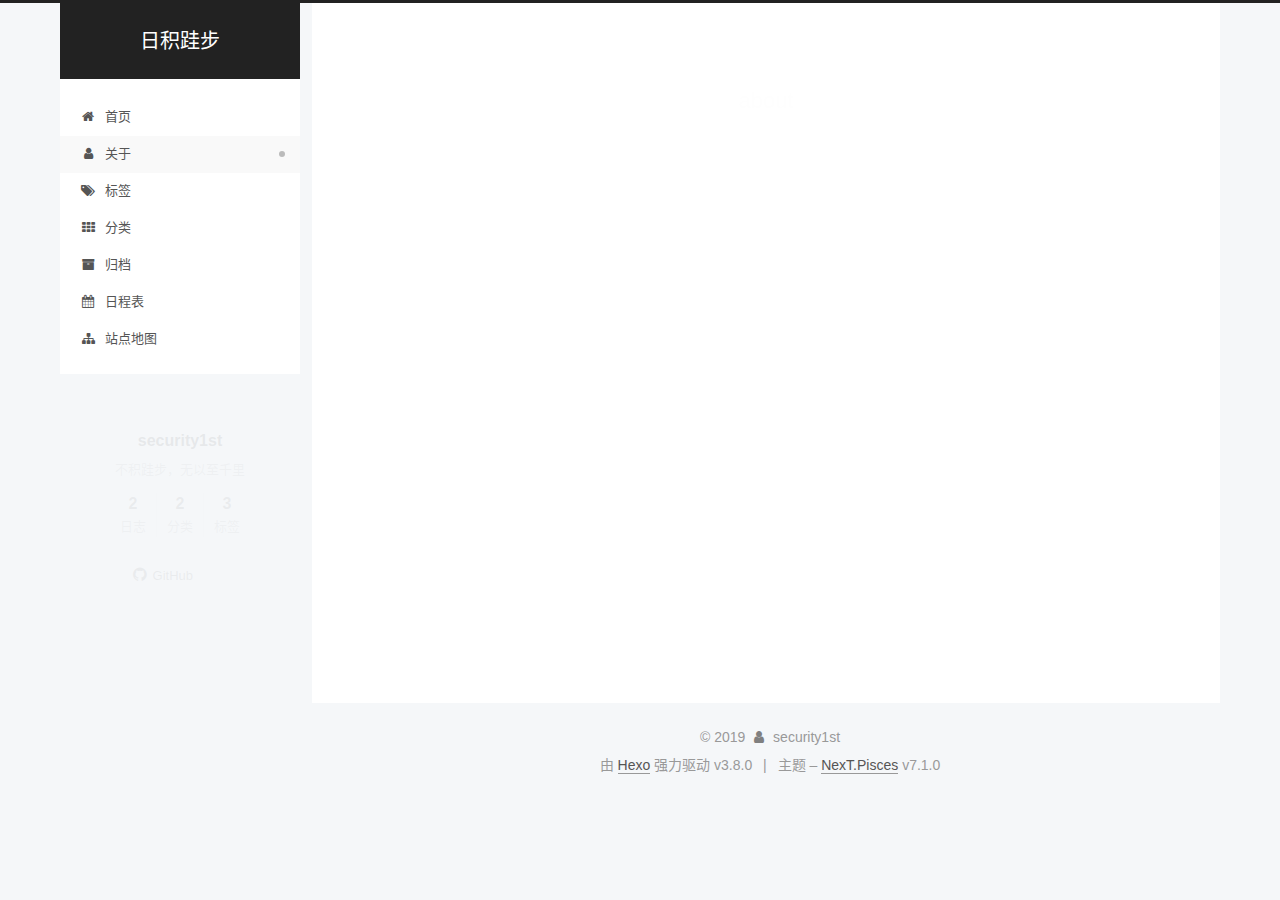
<file: about/index.html>
<!DOCTYPE html>












  


<html class="theme-next pisces use-motion" lang="zh-CN">
<head><meta name="generator" content="Hexo 3.8.0">
  <meta charset="UTF-8">
<meta http-equiv="X-UA-Compatible" content="IE=edge">
<meta name="viewport" content="width=device-width, initial-scale=1, maximum-scale=2">
<meta name="theme-color" content="#222">
























<link rel="stylesheet" href="/lib/font-awesome/css/font-awesome.min.css?v=4.6.2">

<link rel="stylesheet" href="/css/main.css?v=7.1.0">


  <link rel="apple-touch-icon" sizes="180x180" href="/images/apple-touch-icon-next.png?v=7.1.0">


  <link rel="icon" type="image/png" sizes="32x32" href="/images/favicon-32x32-next.png?v=7.1.0">


  <link rel="icon" type="image/png" sizes="16x16" href="/images/favicon-16x16-next.png?v=7.1.0">


  <link rel="mask-icon" href="/images/logo.svg?v=7.1.0" color="#222">







<script id="hexo.configurations">
  var NexT = window.NexT || {};
  var CONFIG = {
    root: '/',
    scheme: 'Pisces',
    version: '7.1.0',
    sidebar: {"position":"left","display":"post","offset":12,"onmobile":false,"dimmer":false},
    back2top: true,
    back2top_sidebar: false,
    fancybox: false,
    fastclick: false,
    lazyload: false,
    tabs: true,
    motion: {"enable":true,"async":false,"transition":{"post_block":"fadeIn","post_header":"slideDownIn","post_body":"slideDownIn","coll_header":"slideLeftIn","sidebar":"slideUpIn"}},
    algolia: {
      applicationID: '',
      apiKey: '',
      indexName: '',
      hits: {"per_page":10},
      labels: {"input_placeholder":"Search for Posts","hits_empty":"We didn't find any results for the search: ${query}","hits_stats":"${hits} results found in ${time} ms"}
    }
  };
</script>


  




  <meta name="description" content="不积跬步，无以至千里">
<meta property="og:type" content="website">
<meta property="og:title" content="about">
<meta property="og:url" content="http://yoursite.com/about/index.html">
<meta property="og:site_name" content="日积跬步">
<meta property="og:description" content="不积跬步，无以至千里">
<meta property="og:locale" content="zh-CN">
<meta property="og:updated_time" content="2019-04-22T03:04:57.278Z">
<meta name="twitter:card" content="summary">
<meta name="twitter:title" content="about">
<meta name="twitter:description" content="不积跬步，无以至千里">





  
  
  <link rel="canonical" href="http://yoursite.com/about/">



<script id="page.configurations">
  CONFIG.page = {
    sidebar: "",
  };
</script>

  <title>about | 日积跬步</title>
  












  <noscript>
  <style>
  .use-motion .motion-element,
  .use-motion .brand,
  .use-motion .menu-item,
  .sidebar-inner,
  .use-motion .post-block,
  .use-motion .pagination,
  .use-motion .comments,
  .use-motion .post-header,
  .use-motion .post-body,
  .use-motion .collection-title { opacity: initial; }

  .use-motion .logo,
  .use-motion .site-title,
  .use-motion .site-subtitle {
    opacity: initial;
    top: initial;
  }

  .use-motion .logo-line-before i { left: initial; }
  .use-motion .logo-line-after i { right: initial; }
  </style>
</noscript>

</head>

<body itemscope itemtype="http://schema.org/WebPage" lang="zh-CN">

  
  
    
  

  <div class="container sidebar-position-left page-post-detail">
    <div class="headband"></div>

    <header id="header" class="header" itemscope itemtype="http://schema.org/WPHeader">
      <div class="header-inner"><div class="site-brand-wrapper">
  <div class="site-meta">
    

    <div class="custom-logo-site-title">
      <a href="/" class="brand" rel="start">
        <span class="logo-line-before"><i></i></span>
        <span class="site-title">日积跬步</span>
        <span class="logo-line-after"><i></i></span>
      </a>
    </div>
    
    
  </div>

  <div class="site-nav-toggle">
    <button aria-label="切换导航栏">
      <span class="btn-bar"></span>
      <span class="btn-bar"></span>
      <span class="btn-bar"></span>
    </button>
  </div>
</div>



<nav class="site-nav">
  
    <ul id="menu" class="menu">
      
        
        
        
          
          <li class="menu-item menu-item-home">

    
    
    
      
    

    

    <a href="/" rel="section"><i class="menu-item-icon fa fa-fw fa-home"></i> <br>首页</a>

  </li>
        
        
        
          
          <li class="menu-item menu-item-about menu-item-active">

    
    
    
      
    

    

    <a href="/about/" rel="section"><i class="menu-item-icon fa fa-fw fa-user"></i> <br>关于</a>

  </li>
        
        
        
          
          <li class="menu-item menu-item-tags">

    
    
    
      
    

    

    <a href="/tags/" rel="section"><i class="menu-item-icon fa fa-fw fa-tags"></i> <br>标签</a>

  </li>
        
        
        
          
          <li class="menu-item menu-item-categories">

    
    
    
      
    

    

    <a href="/categories/" rel="section"><i class="menu-item-icon fa fa-fw fa-th"></i> <br>分类</a>

  </li>
        
        
        
          
          <li class="menu-item menu-item-archives">

    
    
    
      
    

    

    <a href="/archives/" rel="section"><i class="menu-item-icon fa fa-fw fa-archive"></i> <br>归档</a>

  </li>
        
        
        
          
          <li class="menu-item menu-item-schedule">

    
    
    
      
    

    

    <a href="/schedule/" rel="section"><i class="menu-item-icon fa fa-fw fa-calendar"></i> <br>日程表</a>

  </li>
        
        
        
          
          <li class="menu-item menu-item-sitemap">

    
    
    
      
    

    

    <a href="/sitemap.xml" rel="section"><i class="menu-item-icon fa fa-fw fa-sitemap"></i> <br>站点地图</a>

  </li>

      
      
    </ul>
  

  

  
</nav>



  



</div>
    </header>

    


    <main id="main" class="main">
      <div class="main-inner">
        <div class="content-wrap">
          
            

    
    
      
      
    
      
      
    
      
      
    
      
      
    
      
      
    
      
      
    
      
      
    
    

  


          
          <div id="content" class="content">
            

  <div id="posts" class="posts-expand">
    
    
    
    <div class="post-block page">
      <header class="post-header">

<h1 class="post-title" itemprop="name headline">about

</h1>

<div class="post-meta">
  
  



</div>

</header>

      
      
      
      <div class="post-body">
        
        
          
        
      </div>
      
      
      
    </div>
    



    
    
    
  </div>


          </div>
          

  



        </div>
        
          
  
  <div class="sidebar-toggle">
    <div class="sidebar-toggle-line-wrap">
      <span class="sidebar-toggle-line sidebar-toggle-line-first"></span>
      <span class="sidebar-toggle-line sidebar-toggle-line-middle"></span>
      <span class="sidebar-toggle-line sidebar-toggle-line-last"></span>
    </div>
  </div>

  <aside id="sidebar" class="sidebar">
    <div class="sidebar-inner">

      

      

      <div class="site-overview-wrap sidebar-panel sidebar-panel-active">
        <div class="site-overview">
          <div class="site-author motion-element" itemprop="author" itemscope itemtype="http://schema.org/Person">
            
              <p class="site-author-name" itemprop="name">security1st</p>
              <div class="site-description motion-element" itemprop="description">不积跬步，无以至千里</div>
          </div>

          
            <nav class="site-state motion-element">
              
                <div class="site-state-item site-state-posts">
                
                  <a href="/archives/">
                
                    <span class="site-state-item-count">2</span>
                    <span class="site-state-item-name">日志</span>
                  </a>
                </div>
              

              
                
                
                <div class="site-state-item site-state-categories">
                  
                    
                      <a href="/categories/">
                    
                  
                    
                    
                      
                    
                      
                    
                    <span class="site-state-item-count">2</span>
                    <span class="site-state-item-name">分类</span>
                  </a>
                </div>
              

              
                
                
                <div class="site-state-item site-state-tags">
                  
                    
                      <a href="/tags/">
                    
                  
                    
                    
                      
                    
                      
                    
                      
                    
                    <span class="site-state-item-count">3</span>
                    <span class="site-state-item-name">标签</span>
                  </a>
                </div>
              
            </nav>
          

          

          

          
            <div class="links-of-author motion-element">
              
                <span class="links-of-author-item">
                  
                  
                    
                  
                  
                    
                  
                  <a href="https://github.com/security1st" title="GitHub &rarr; https://github.com/security1st" rel="noopener" target="_blank"><i class="fa fa-fw fa-github"></i>GitHub</a>
                </span>
              
            </div>
          

          

          
          

          
            
          
          

        </div>
      </div>

      

      

    </div>
  </aside>
  


        
      </div>
    </main>

    <footer id="footer" class="footer">
      <div class="footer-inner">
        <div class="copyright">&copy; <span itemprop="copyrightYear">2019</span>
  <span class="with-love" id="animate">
    <i class="fa fa-user"></i>
  </span>
  <span class="author" itemprop="copyrightHolder">security1st</span>

  

  
</div>


  <div class="powered-by">由 <a href="https://hexo.io" class="theme-link" rel="noopener" target="_blank">Hexo</a> 强力驱动 v3.8.0</div>



  <span class="post-meta-divider">|</span>



  <div class="theme-info">主题 – <a href="https://theme-next.org" class="theme-link" rel="noopener" target="_blank">NexT.Pisces</a> v7.1.0</div>




        








        
      </div>
    </footer>

    
      <div class="back-to-top">
        <i class="fa fa-arrow-up"></i>
        
      </div>
    

    

    

    
  </div>

  

<script>
  if (Object.prototype.toString.call(window.Promise) !== '[object Function]') {
    window.Promise = null;
  }
</script>


























  
  <script src="/lib/jquery/index.js?v=2.1.3"></script>

  
  <script src="/lib/velocity/velocity.min.js?v=1.2.1"></script>

  
  <script src="/lib/velocity/velocity.ui.min.js?v=1.2.1"></script>


  


  <script src="/js/utils.js?v=7.1.0"></script>

  <script src="/js/motion.js?v=7.1.0"></script>



  
  


  <script src="/js/affix.js?v=7.1.0"></script>

  <script src="/js/schemes/pisces.js?v=7.1.0"></script>



  
  <script src="/js/scrollspy.js?v=7.1.0"></script>
<script src="/js/post-details.js?v=7.1.0"></script>



  


  <script src="/js/next-boot.js?v=7.1.0"></script>


  

  

  

  


  


  




  

  

  

  

  

  

  

  

  

  

  

  

  

  

</body>
</html>
</file>
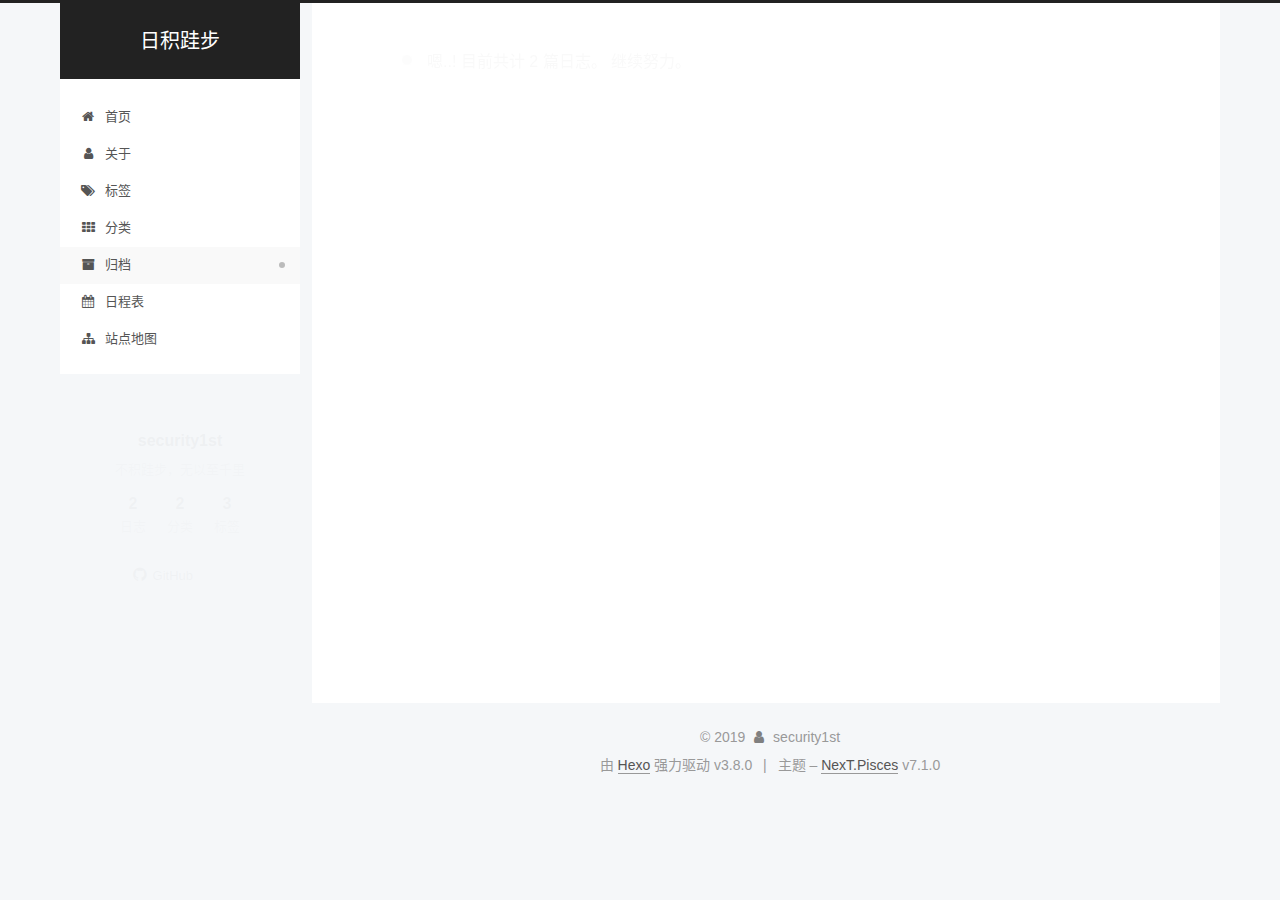
<file: archives/index.html>
<!DOCTYPE html>












  


<html class="theme-next pisces use-motion" lang="zh-CN">
<head><meta name="generator" content="Hexo 3.8.0">
  <meta charset="UTF-8">
<meta http-equiv="X-UA-Compatible" content="IE=edge">
<meta name="viewport" content="width=device-width, initial-scale=1, maximum-scale=2">
<meta name="theme-color" content="#222">
























<link rel="stylesheet" href="/lib/font-awesome/css/font-awesome.min.css?v=4.6.2">

<link rel="stylesheet" href="/css/main.css?v=7.1.0">


  <link rel="apple-touch-icon" sizes="180x180" href="/images/apple-touch-icon-next.png?v=7.1.0">


  <link rel="icon" type="image/png" sizes="32x32" href="/images/favicon-32x32-next.png?v=7.1.0">


  <link rel="icon" type="image/png" sizes="16x16" href="/images/favicon-16x16-next.png?v=7.1.0">


  <link rel="mask-icon" href="/images/logo.svg?v=7.1.0" color="#222">







<script id="hexo.configurations">
  var NexT = window.NexT || {};
  var CONFIG = {
    root: '/',
    scheme: 'Pisces',
    version: '7.1.0',
    sidebar: {"position":"left","display":"post","offset":12,"onmobile":false,"dimmer":false},
    back2top: true,
    back2top_sidebar: false,
    fancybox: false,
    fastclick: false,
    lazyload: false,
    tabs: true,
    motion: {"enable":true,"async":false,"transition":{"post_block":"fadeIn","post_header":"slideDownIn","post_body":"slideDownIn","coll_header":"slideLeftIn","sidebar":"slideUpIn"}},
    algolia: {
      applicationID: '',
      apiKey: '',
      indexName: '',
      hits: {"per_page":10},
      labels: {"input_placeholder":"Search for Posts","hits_empty":"We didn't find any results for the search: ${query}","hits_stats":"${hits} results found in ${time} ms"}
    }
  };
</script>


  




  <meta name="description" content="不积跬步，无以至千里">
<meta property="og:type" content="website">
<meta property="og:title" content="日积跬步">
<meta property="og:url" content="http://yoursite.com/archives/index.html">
<meta property="og:site_name" content="日积跬步">
<meta property="og:description" content="不积跬步，无以至千里">
<meta property="og:locale" content="zh-CN">
<meta name="twitter:card" content="summary">
<meta name="twitter:title" content="日积跬步">
<meta name="twitter:description" content="不积跬步，无以至千里">





  
  
  <link rel="canonical" href="http://yoursite.com/archives/">



<script id="page.configurations">
  CONFIG.page = {
    sidebar: "",
  };
</script>

  <title>归档 | 日积跬步</title>
  












  <noscript>
  <style>
  .use-motion .motion-element,
  .use-motion .brand,
  .use-motion .menu-item,
  .sidebar-inner,
  .use-motion .post-block,
  .use-motion .pagination,
  .use-motion .comments,
  .use-motion .post-header,
  .use-motion .post-body,
  .use-motion .collection-title { opacity: initial; }

  .use-motion .logo,
  .use-motion .site-title,
  .use-motion .site-subtitle {
    opacity: initial;
    top: initial;
  }

  .use-motion .logo-line-before i { left: initial; }
  .use-motion .logo-line-after i { right: initial; }
  </style>
</noscript>

</head>

<body itemscope itemtype="http://schema.org/WebPage" lang="zh-CN">

  
  
    
  

  <div class="container sidebar-position-left page-archive">
    <div class="headband"></div>

    <header id="header" class="header" itemscope itemtype="http://schema.org/WPHeader">
      <div class="header-inner"><div class="site-brand-wrapper">
  <div class="site-meta">
    

    <div class="custom-logo-site-title">
      <a href="/" class="brand" rel="start">
        <span class="logo-line-before"><i></i></span>
        <span class="site-title">日积跬步</span>
        <span class="logo-line-after"><i></i></span>
      </a>
    </div>
    
    
  </div>

  <div class="site-nav-toggle">
    <button aria-label="切换导航栏">
      <span class="btn-bar"></span>
      <span class="btn-bar"></span>
      <span class="btn-bar"></span>
    </button>
  </div>
</div>



<nav class="site-nav">
  
    <ul id="menu" class="menu">
      
        
        
        
          
          <li class="menu-item menu-item-home">

    
    
    
      
    

    

    <a href="/" rel="section"><i class="menu-item-icon fa fa-fw fa-home"></i> <br>首页</a>

  </li>
        
        
        
          
          <li class="menu-item menu-item-about">

    
    
    
      
    

    

    <a href="/about/" rel="section"><i class="menu-item-icon fa fa-fw fa-user"></i> <br>关于</a>

  </li>
        
        
        
          
          <li class="menu-item menu-item-tags">

    
    
    
      
    

    

    <a href="/tags/" rel="section"><i class="menu-item-icon fa fa-fw fa-tags"></i> <br>标签</a>

  </li>
        
        
        
          
          <li class="menu-item menu-item-categories">

    
    
    
      
    

    

    <a href="/categories/" rel="section"><i class="menu-item-icon fa fa-fw fa-th"></i> <br>分类</a>

  </li>
        
        
        
          
          <li class="menu-item menu-item-archives menu-item-active">

    
    
    
      
    

    

    <a href="/archives/" rel="section"><i class="menu-item-icon fa fa-fw fa-archive"></i> <br>归档</a>

  </li>
        
        
        
          
          <li class="menu-item menu-item-schedule">

    
    
    
      
    

    

    <a href="/schedule/" rel="section"><i class="menu-item-icon fa fa-fw fa-calendar"></i> <br>日程表</a>

  </li>
        
        
        
          
          <li class="menu-item menu-item-sitemap">

    
    
    
      
    

    

    <a href="/sitemap.xml" rel="section"><i class="menu-item-icon fa fa-fw fa-sitemap"></i> <br>站点地图</a>

  </li>

      
      
    </ul>
  

  

  
</nav>



  



</div>
    </header>

    


    <main id="main" class="main">
      <div class="main-inner">
        <div class="content-wrap">
          
            

    
    
      
      
    
      
      
    
      
      
    
      
      
    
      
      
    
      
      
    
      
      
    
    

  


          
          <div id="content" class="content">
            

  
  
  
  <div class="post-block archive">
    <div id="posts" class="posts-collapse">
      <span class="archive-move-on"></span>

      
      <span class="archive-page-counter">
        
        
        
          
        
        嗯..! 目前共计 2 篇日志。 继续努力。
      </span>
      

      

        
        
        

        
          
          <div class="collection-title">
            <h1 class="archive-year" id="archive-year-2019">2019</h1>
          </div>
        
        

        

  <article class="post post-type-normal" itemscope itemtype="http://schema.org/Article">
    <header class="post-header">

      <h2 class="post-title">
        
          <a class="post-title-link" href="/2019/04/23/Mac下命令行的高效操作/" itemprop="url">
            
              <span itemprop="name">Mac下命令行的高效操作</span>
            
          </a>
        
      </h2>

      <div class="post-meta">
        <time class="post-time" itemprop="dateCreated" datetime="2019-04-23T21:13:03+08:00" content="2019-04-23">
          04-23
        </time>
      </div>

    </header>
  </article>



      

        
        
        

        
        

        

  <article class="post post-type-normal" itemscope itemtype="http://schema.org/Article">
    <header class="post-header">

      <h2 class="post-title">
        
          <a class="post-title-link" href="/2019/04/22/hello-world/" itemprop="url">
            
              <span itemprop="name">Hello World</span>
            
          </a>
        
      </h2>

      <div class="post-meta">
        <time class="post-time" itemprop="dateCreated" datetime="2019-04-22T10:58:14+08:00" content="2019-04-22">
          04-22
        </time>
      </div>

    </header>
  </article>



      

    </div>
  </div>
  
  
  

  



          </div>
          

        </div>
        
          
  
  <div class="sidebar-toggle">
    <div class="sidebar-toggle-line-wrap">
      <span class="sidebar-toggle-line sidebar-toggle-line-first"></span>
      <span class="sidebar-toggle-line sidebar-toggle-line-middle"></span>
      <span class="sidebar-toggle-line sidebar-toggle-line-last"></span>
    </div>
  </div>

  <aside id="sidebar" class="sidebar">
    <div class="sidebar-inner">

      

      

      <div class="site-overview-wrap sidebar-panel sidebar-panel-active">
        <div class="site-overview">
          <div class="site-author motion-element" itemprop="author" itemscope itemtype="http://schema.org/Person">
            
              <p class="site-author-name" itemprop="name">security1st</p>
              <div class="site-description motion-element" itemprop="description">不积跬步，无以至千里</div>
          </div>

          
            <nav class="site-state motion-element">
              
                <div class="site-state-item site-state-posts">
                
                  <a href="/archives/">
                
                    <span class="site-state-item-count">2</span>
                    <span class="site-state-item-name">日志</span>
                  </a>
                </div>
              

              
                
                
                <div class="site-state-item site-state-categories">
                  
                    
                      <a href="/categories/">
                    
                  
                    
                    
                      
                    
                      
                    
                    <span class="site-state-item-count">2</span>
                    <span class="site-state-item-name">分类</span>
                  </a>
                </div>
              

              
                
                
                <div class="site-state-item site-state-tags">
                  
                    
                      <a href="/tags/">
                    
                  
                    
                    
                      
                    
                      
                    
                      
                    
                    <span class="site-state-item-count">3</span>
                    <span class="site-state-item-name">标签</span>
                  </a>
                </div>
              
            </nav>
          

          

          

          
            <div class="links-of-author motion-element">
              
                <span class="links-of-author-item">
                  
                  
                    
                  
                  
                    
                  
                  <a href="https://github.com/security1st" title="GitHub &rarr; https://github.com/security1st" rel="noopener" target="_blank"><i class="fa fa-fw fa-github"></i>GitHub</a>
                </span>
              
            </div>
          

          

          
          

          
            
          
          

        </div>
      </div>

      

      

    </div>
  </aside>
  


        
      </div>
    </main>

    <footer id="footer" class="footer">
      <div class="footer-inner">
        <div class="copyright">&copy; <span itemprop="copyrightYear">2019</span>
  <span class="with-love" id="animate">
    <i class="fa fa-user"></i>
  </span>
  <span class="author" itemprop="copyrightHolder">security1st</span>

  

  
</div>


  <div class="powered-by">由 <a href="https://hexo.io" class="theme-link" rel="noopener" target="_blank">Hexo</a> 强力驱动 v3.8.0</div>



  <span class="post-meta-divider">|</span>



  <div class="theme-info">主题 – <a href="https://theme-next.org" class="theme-link" rel="noopener" target="_blank">NexT.Pisces</a> v7.1.0</div>




        








        
      </div>
    </footer>

    
      <div class="back-to-top">
        <i class="fa fa-arrow-up"></i>
        
      </div>
    

    

    

    
  </div>

  

<script>
  if (Object.prototype.toString.call(window.Promise) !== '[object Function]') {
    window.Promise = null;
  }
</script>


























  
  <script src="/lib/jquery/index.js?v=2.1.3"></script>

  
  <script src="/lib/velocity/velocity.min.js?v=1.2.1"></script>

  
  <script src="/lib/velocity/velocity.ui.min.js?v=1.2.1"></script>


  


  <script src="/js/utils.js?v=7.1.0"></script>

  <script src="/js/motion.js?v=7.1.0"></script>



  
  


  <script src="/js/affix.js?v=7.1.0"></script>

  <script src="/js/schemes/pisces.js?v=7.1.0"></script>



  

  


  <script src="/js/next-boot.js?v=7.1.0"></script>


  

  

  

  



  




  

  

  

  

  

  

  

  

  

  

  

  

  

  

</body>
</html>
</file>
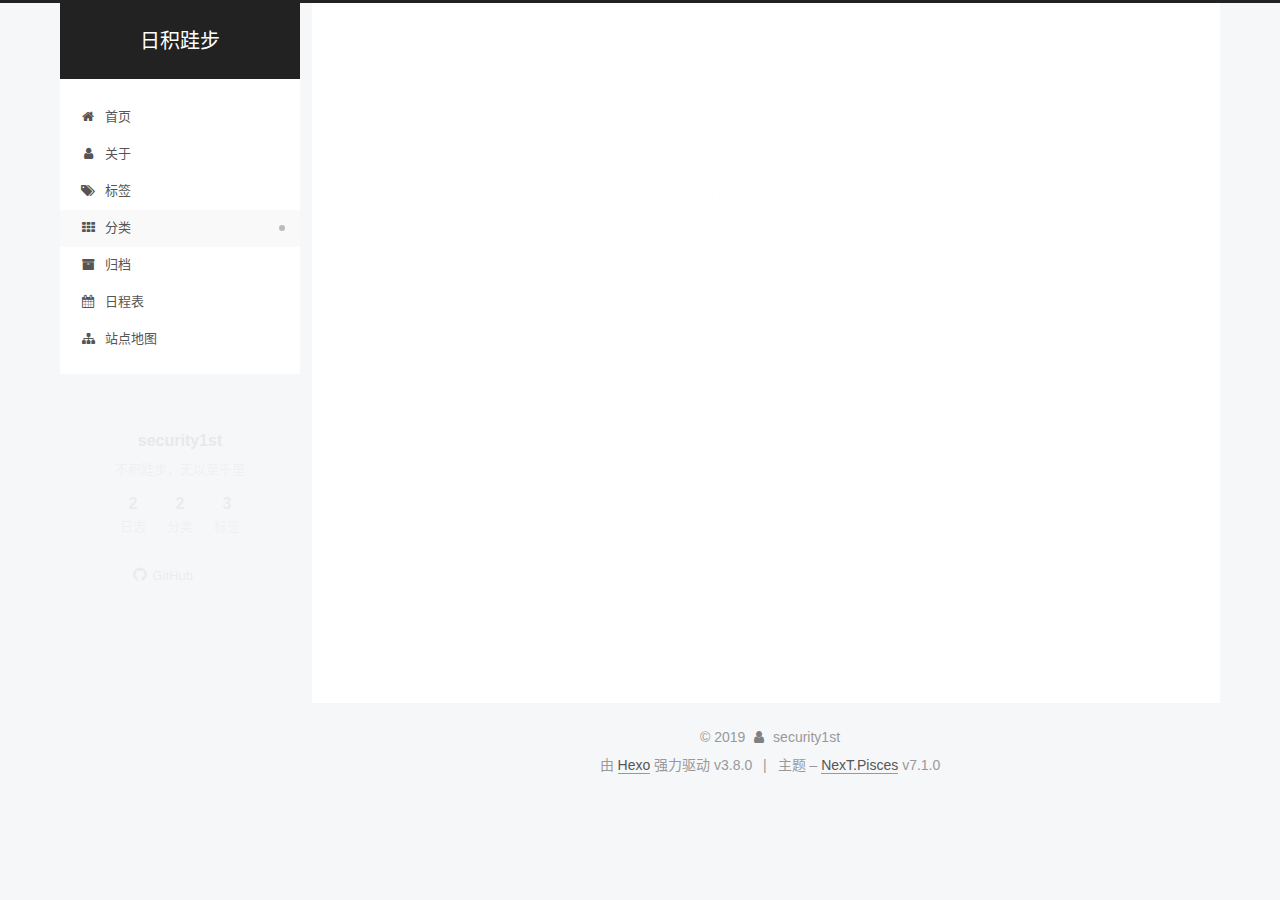
<file: categories/index.html>
<!DOCTYPE html>












  


<html class="theme-next pisces use-motion" lang="zh-CN">
<head><meta name="generator" content="Hexo 3.8.0">
  <meta charset="UTF-8">
<meta http-equiv="X-UA-Compatible" content="IE=edge">
<meta name="viewport" content="width=device-width, initial-scale=1, maximum-scale=2">
<meta name="theme-color" content="#222">
























<link rel="stylesheet" href="/lib/font-awesome/css/font-awesome.min.css?v=4.6.2">

<link rel="stylesheet" href="/css/main.css?v=7.1.0">


  <link rel="apple-touch-icon" sizes="180x180" href="/images/apple-touch-icon-next.png?v=7.1.0">


  <link rel="icon" type="image/png" sizes="32x32" href="/images/favicon-32x32-next.png?v=7.1.0">


  <link rel="icon" type="image/png" sizes="16x16" href="/images/favicon-16x16-next.png?v=7.1.0">


  <link rel="mask-icon" href="/images/logo.svg?v=7.1.0" color="#222">







<script id="hexo.configurations">
  var NexT = window.NexT || {};
  var CONFIG = {
    root: '/',
    scheme: 'Pisces',
    version: '7.1.0',
    sidebar: {"position":"left","display":"post","offset":12,"onmobile":false,"dimmer":false},
    back2top: true,
    back2top_sidebar: false,
    fancybox: false,
    fastclick: false,
    lazyload: false,
    tabs: true,
    motion: {"enable":true,"async":false,"transition":{"post_block":"fadeIn","post_header":"slideDownIn","post_body":"slideDownIn","coll_header":"slideLeftIn","sidebar":"slideUpIn"}},
    algolia: {
      applicationID: '',
      apiKey: '',
      indexName: '',
      hits: {"per_page":10},
      labels: {"input_placeholder":"Search for Posts","hits_empty":"We didn't find any results for the search: ${query}","hits_stats":"${hits} results found in ${time} ms"}
    }
  };
</script>


  




  <meta name="description" content="不积跬步，无以至千里">
<meta property="og:type" content="website">
<meta property="og:title" content="分类">
<meta property="og:url" content="http://yoursite.com/categories/index.html">
<meta property="og:site_name" content="日积跬步">
<meta property="og:description" content="不积跬步，无以至千里">
<meta property="og:locale" content="zh-CN">
<meta property="og:updated_time" content="2019-04-22T02:29:49.280Z">
<meta name="twitter:card" content="summary">
<meta name="twitter:title" content="分类">
<meta name="twitter:description" content="不积跬步，无以至千里">





  
  
  <link rel="canonical" href="http://yoursite.com/categories/">



<script id="page.configurations">
  CONFIG.page = {
    sidebar: "",
  };
</script>

  <title>分类 | 日积跬步</title>
  












  <noscript>
  <style>
  .use-motion .motion-element,
  .use-motion .brand,
  .use-motion .menu-item,
  .sidebar-inner,
  .use-motion .post-block,
  .use-motion .pagination,
  .use-motion .comments,
  .use-motion .post-header,
  .use-motion .post-body,
  .use-motion .collection-title { opacity: initial; }

  .use-motion .logo,
  .use-motion .site-title,
  .use-motion .site-subtitle {
    opacity: initial;
    top: initial;
  }

  .use-motion .logo-line-before i { left: initial; }
  .use-motion .logo-line-after i { right: initial; }
  </style>
</noscript>

</head>

<body itemscope itemtype="http://schema.org/WebPage" lang="zh-CN">

  
  
    
  

  <div class="container sidebar-position-left page-post-detail">
    <div class="headband"></div>

    <header id="header" class="header" itemscope itemtype="http://schema.org/WPHeader">
      <div class="header-inner"><div class="site-brand-wrapper">
  <div class="site-meta">
    

    <div class="custom-logo-site-title">
      <a href="/" class="brand" rel="start">
        <span class="logo-line-before"><i></i></span>
        <span class="site-title">日积跬步</span>
        <span class="logo-line-after"><i></i></span>
      </a>
    </div>
    
    
  </div>

  <div class="site-nav-toggle">
    <button aria-label="切换导航栏">
      <span class="btn-bar"></span>
      <span class="btn-bar"></span>
      <span class="btn-bar"></span>
    </button>
  </div>
</div>



<nav class="site-nav">
  
    <ul id="menu" class="menu">
      
        
        
        
          
          <li class="menu-item menu-item-home">

    
    
    
      
    

    

    <a href="/" rel="section"><i class="menu-item-icon fa fa-fw fa-home"></i> <br>首页</a>

  </li>
        
        
        
          
          <li class="menu-item menu-item-about">

    
    
    
      
    

    

    <a href="/about/" rel="section"><i class="menu-item-icon fa fa-fw fa-user"></i> <br>关于</a>

  </li>
        
        
        
          
          <li class="menu-item menu-item-tags">

    
    
    
      
    

    

    <a href="/tags/" rel="section"><i class="menu-item-icon fa fa-fw fa-tags"></i> <br>标签</a>

  </li>
        
        
        
          
          <li class="menu-item menu-item-categories menu-item-active">

    
    
    
      
    

    

    <a href="/categories/" rel="section"><i class="menu-item-icon fa fa-fw fa-th"></i> <br>分类</a>

  </li>
        
        
        
          
          <li class="menu-item menu-item-archives">

    
    
    
      
    

    

    <a href="/archives/" rel="section"><i class="menu-item-icon fa fa-fw fa-archive"></i> <br>归档</a>

  </li>
        
        
        
          
          <li class="menu-item menu-item-schedule">

    
    
    
      
    

    

    <a href="/schedule/" rel="section"><i class="menu-item-icon fa fa-fw fa-calendar"></i> <br>日程表</a>

  </li>
        
        
        
          
          <li class="menu-item menu-item-sitemap">

    
    
    
      
    

    

    <a href="/sitemap.xml" rel="section"><i class="menu-item-icon fa fa-fw fa-sitemap"></i> <br>站点地图</a>

  </li>

      
      
    </ul>
  

  

  
</nav>



  



</div>
    </header>

    


    <main id="main" class="main">
      <div class="main-inner">
        <div class="content-wrap">
          
            

    
    
      
      
    
      
      
    
      
      
    
      
      
    
      
      
    
      
      
    
      
      
    
    

  


          
          <div id="content" class="content">
            

  <div id="posts" class="posts-expand">
    
    
    
    <div class="post-block page">
      <header class="post-header">

<h1 class="post-title" itemprop="name headline">分类

</h1>

<div class="post-meta">
  
  



</div>

</header>

      
      
      
      <div class="post-body">
        
        
          <div class="category-all-page">
            <div class="category-all-title">
              
              
                
                  
                
              
                
                  
                
              
              目前共计 2 个分类
            </div>
            <div class="category-all">
              <ul class="category-list"><li class="category-list-item"><a class="category-list-link" href="/categories/Bash/">Bash</a><span class="category-list-count">1</span></li><li class="category-list-item"><a class="category-list-link" href="/categories/Hexo/">Hexo</a><span class="category-list-count">1</span></li></ul>
            </div>
          </div>
        
      </div>
      
      
      
    </div>
    



    
    
    
  </div>


          </div>
          

  



        </div>
        
          
  
  <div class="sidebar-toggle">
    <div class="sidebar-toggle-line-wrap">
      <span class="sidebar-toggle-line sidebar-toggle-line-first"></span>
      <span class="sidebar-toggle-line sidebar-toggle-line-middle"></span>
      <span class="sidebar-toggle-line sidebar-toggle-line-last"></span>
    </div>
  </div>

  <aside id="sidebar" class="sidebar">
    <div class="sidebar-inner">

      

      

      <div class="site-overview-wrap sidebar-panel sidebar-panel-active">
        <div class="site-overview">
          <div class="site-author motion-element" itemprop="author" itemscope itemtype="http://schema.org/Person">
            
              <p class="site-author-name" itemprop="name">security1st</p>
              <div class="site-description motion-element" itemprop="description">不积跬步，无以至千里</div>
          </div>

          
            <nav class="site-state motion-element">
              
                <div class="site-state-item site-state-posts">
                
                  <a href="/archives/">
                
                    <span class="site-state-item-count">2</span>
                    <span class="site-state-item-name">日志</span>
                  </a>
                </div>
              

              
                
                
                <div class="site-state-item site-state-categories">
                  
                    
                      <a href="/categories/">
                    
                  
                    
                    
                      
                    
                      
                    
                    <span class="site-state-item-count">2</span>
                    <span class="site-state-item-name">分类</span>
                  </a>
                </div>
              

              
                
                
                <div class="site-state-item site-state-tags">
                  
                    
                      <a href="/tags/">
                    
                  
                    
                    
                      
                    
                      
                    
                      
                    
                    <span class="site-state-item-count">3</span>
                    <span class="site-state-item-name">标签</span>
                  </a>
                </div>
              
            </nav>
          

          

          

          
            <div class="links-of-author motion-element">
              
                <span class="links-of-author-item">
                  
                  
                    
                  
                  
                    
                  
                  <a href="https://github.com/security1st" title="GitHub &rarr; https://github.com/security1st" rel="noopener" target="_blank"><i class="fa fa-fw fa-github"></i>GitHub</a>
                </span>
              
            </div>
          

          

          
          

          
            
          
          

        </div>
      </div>

      

      

    </div>
  </aside>
  


        
      </div>
    </main>

    <footer id="footer" class="footer">
      <div class="footer-inner">
        <div class="copyright">&copy; <span itemprop="copyrightYear">2019</span>
  <span class="with-love" id="animate">
    <i class="fa fa-user"></i>
  </span>
  <span class="author" itemprop="copyrightHolder">security1st</span>

  

  
</div>


  <div class="powered-by">由 <a href="https://hexo.io" class="theme-link" rel="noopener" target="_blank">Hexo</a> 强力驱动 v3.8.0</div>



  <span class="post-meta-divider">|</span>



  <div class="theme-info">主题 – <a href="https://theme-next.org" class="theme-link" rel="noopener" target="_blank">NexT.Pisces</a> v7.1.0</div>




        








        
      </div>
    </footer>

    
      <div class="back-to-top">
        <i class="fa fa-arrow-up"></i>
        
      </div>
    

    

    

    
  </div>

  

<script>
  if (Object.prototype.toString.call(window.Promise) !== '[object Function]') {
    window.Promise = null;
  }
</script>


























  
  <script src="/lib/jquery/index.js?v=2.1.3"></script>

  
  <script src="/lib/velocity/velocity.min.js?v=1.2.1"></script>

  
  <script src="/lib/velocity/velocity.ui.min.js?v=1.2.1"></script>


  


  <script src="/js/utils.js?v=7.1.0"></script>

  <script src="/js/motion.js?v=7.1.0"></script>



  
  


  <script src="/js/affix.js?v=7.1.0"></script>

  <script src="/js/schemes/pisces.js?v=7.1.0"></script>



  
  <script src="/js/scrollspy.js?v=7.1.0"></script>
<script src="/js/post-details.js?v=7.1.0"></script>



  


  <script src="/js/next-boot.js?v=7.1.0"></script>


  

  

  

  


  


  




  

  

  

  

  

  

  

  

  

  

  

  

  

  

</body>
</html>
</file>
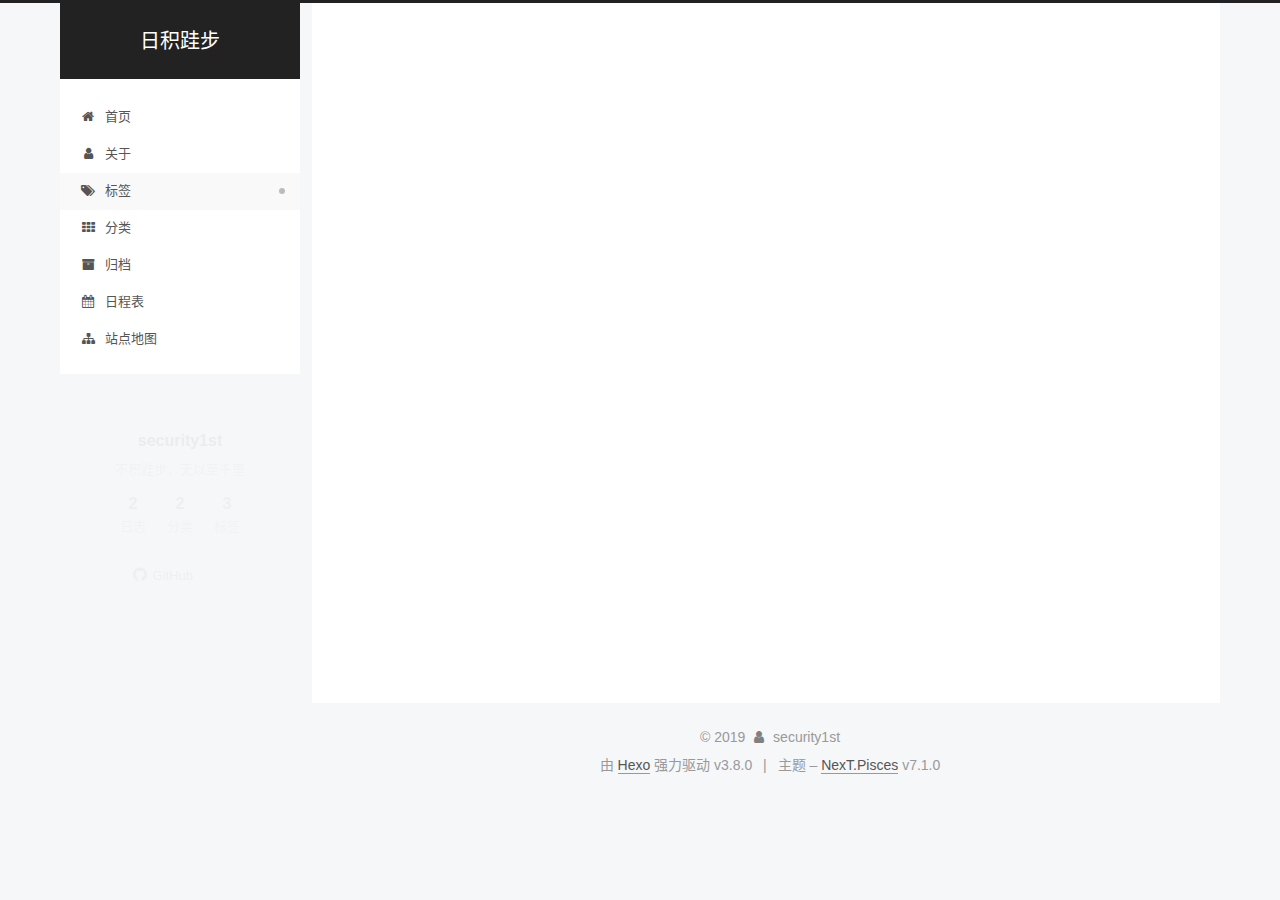
<file: tags/index.html>
<!DOCTYPE html>












  


<html class="theme-next pisces use-motion" lang="zh-CN">
<head><meta name="generator" content="Hexo 3.8.0">
  <meta charset="UTF-8">
<meta http-equiv="X-UA-Compatible" content="IE=edge">
<meta name="viewport" content="width=device-width, initial-scale=1, maximum-scale=2">
<meta name="theme-color" content="#222">
























<link rel="stylesheet" href="/lib/font-awesome/css/font-awesome.min.css?v=4.6.2">

<link rel="stylesheet" href="/css/main.css?v=7.1.0">


  <link rel="apple-touch-icon" sizes="180x180" href="/images/apple-touch-icon-next.png?v=7.1.0">


  <link rel="icon" type="image/png" sizes="32x32" href="/images/favicon-32x32-next.png?v=7.1.0">


  <link rel="icon" type="image/png" sizes="16x16" href="/images/favicon-16x16-next.png?v=7.1.0">


  <link rel="mask-icon" href="/images/logo.svg?v=7.1.0" color="#222">







<script id="hexo.configurations">
  var NexT = window.NexT || {};
  var CONFIG = {
    root: '/',
    scheme: 'Pisces',
    version: '7.1.0',
    sidebar: {"position":"left","display":"post","offset":12,"onmobile":false,"dimmer":false},
    back2top: true,
    back2top_sidebar: false,
    fancybox: false,
    fastclick: false,
    lazyload: false,
    tabs: true,
    motion: {"enable":true,"async":false,"transition":{"post_block":"fadeIn","post_header":"slideDownIn","post_body":"slideDownIn","coll_header":"slideLeftIn","sidebar":"slideUpIn"}},
    algolia: {
      applicationID: '',
      apiKey: '',
      indexName: '',
      hits: {"per_page":10},
      labels: {"input_placeholder":"Search for Posts","hits_empty":"We didn't find any results for the search: ${query}","hits_stats":"${hits} results found in ${time} ms"}
    }
  };
</script>


  




  <meta name="description" content="不积跬步，无以至千里">
<meta property="og:type" content="website">
<meta property="og:title" content="标签">
<meta property="og:url" content="http://yoursite.com/tags/index.html">
<meta property="og:site_name" content="日积跬步">
<meta property="og:description" content="不积跬步，无以至千里">
<meta property="og:locale" content="zh-CN">
<meta property="og:updated_time" content="2019-04-22T02:33:16.011Z">
<meta name="twitter:card" content="summary">
<meta name="twitter:title" content="标签">
<meta name="twitter:description" content="不积跬步，无以至千里">





  
  
  <link rel="canonical" href="http://yoursite.com/tags/">



<script id="page.configurations">
  CONFIG.page = {
    sidebar: "",
  };
</script>

  <title>标签 | 日积跬步</title>
  












  <noscript>
  <style>
  .use-motion .motion-element,
  .use-motion .brand,
  .use-motion .menu-item,
  .sidebar-inner,
  .use-motion .post-block,
  .use-motion .pagination,
  .use-motion .comments,
  .use-motion .post-header,
  .use-motion .post-body,
  .use-motion .collection-title { opacity: initial; }

  .use-motion .logo,
  .use-motion .site-title,
  .use-motion .site-subtitle {
    opacity: initial;
    top: initial;
  }

  .use-motion .logo-line-before i { left: initial; }
  .use-motion .logo-line-after i { right: initial; }
  </style>
</noscript>

</head>

<body itemscope itemtype="http://schema.org/WebPage" lang="zh-CN">

  
  
    
  

  <div class="container sidebar-position-left page-post-detail">
    <div class="headband"></div>

    <header id="header" class="header" itemscope itemtype="http://schema.org/WPHeader">
      <div class="header-inner"><div class="site-brand-wrapper">
  <div class="site-meta">
    

    <div class="custom-logo-site-title">
      <a href="/" class="brand" rel="start">
        <span class="logo-line-before"><i></i></span>
        <span class="site-title">日积跬步</span>
        <span class="logo-line-after"><i></i></span>
      </a>
    </div>
    
    
  </div>

  <div class="site-nav-toggle">
    <button aria-label="切换导航栏">
      <span class="btn-bar"></span>
      <span class="btn-bar"></span>
      <span class="btn-bar"></span>
    </button>
  </div>
</div>



<nav class="site-nav">
  
    <ul id="menu" class="menu">
      
        
        
        
          
          <li class="menu-item menu-item-home">

    
    
    
      
    

    

    <a href="/" rel="section"><i class="menu-item-icon fa fa-fw fa-home"></i> <br>首页</a>

  </li>
        
        
        
          
          <li class="menu-item menu-item-about">

    
    
    
      
    

    

    <a href="/about/" rel="section"><i class="menu-item-icon fa fa-fw fa-user"></i> <br>关于</a>

  </li>
        
        
        
          
          <li class="menu-item menu-item-tags menu-item-active">

    
    
    
      
    

    

    <a href="/tags/" rel="section"><i class="menu-item-icon fa fa-fw fa-tags"></i> <br>标签</a>

  </li>
        
        
        
          
          <li class="menu-item menu-item-categories">

    
    
    
      
    

    

    <a href="/categories/" rel="section"><i class="menu-item-icon fa fa-fw fa-th"></i> <br>分类</a>

  </li>
        
        
        
          
          <li class="menu-item menu-item-archives">

    
    
    
      
    

    

    <a href="/archives/" rel="section"><i class="menu-item-icon fa fa-fw fa-archive"></i> <br>归档</a>

  </li>
        
        
        
          
          <li class="menu-item menu-item-schedule">

    
    
    
      
    

    

    <a href="/schedule/" rel="section"><i class="menu-item-icon fa fa-fw fa-calendar"></i> <br>日程表</a>

  </li>
        
        
        
          
          <li class="menu-item menu-item-sitemap">

    
    
    
      
    

    

    <a href="/sitemap.xml" rel="section"><i class="menu-item-icon fa fa-fw fa-sitemap"></i> <br>站点地图</a>

  </li>

      
      
    </ul>
  

  

  
</nav>



  



</div>
    </header>

    


    <main id="main" class="main">
      <div class="main-inner">
        <div class="content-wrap">
          
            

    
    
      
      
    
      
      
    
      
      
    
      
      
    
      
      
    
      
      
    
      
      
    
    

  


          
          <div id="content" class="content">
            

  <div id="posts" class="posts-expand">
    
    
    
    <div class="post-block page">
      <header class="post-header">

<h1 class="post-title" itemprop="name headline">标签

</h1>

<div class="post-meta">
  
  



</div>

</header>

      
      
      
      <div class="post-body">
        
        
          <div class="tag-cloud">
            <div class="tag-cloud-title">
              
              
                
                  
                
              
                
                  
                
              
                
                  
                
              
              目前共计 3 个标签
            </div>
            <div class="tag-cloud-tags">
              
                <a href="/tags/Hexo/" style="font-size: 12px; color: #ccc">Hexo</a> <a href="/tags/快捷键/" style="font-size: 12px; color: #ccc">快捷键</a> <a href="/tags/教程/" style="font-size: 12px; color: #ccc">教程</a>
              
            </div>
          </div>
        
      </div>
      
      
      
    </div>
    



    
    
    
  </div>


          </div>
          

  



        </div>
        
          
  
  <div class="sidebar-toggle">
    <div class="sidebar-toggle-line-wrap">
      <span class="sidebar-toggle-line sidebar-toggle-line-first"></span>
      <span class="sidebar-toggle-line sidebar-toggle-line-middle"></span>
      <span class="sidebar-toggle-line sidebar-toggle-line-last"></span>
    </div>
  </div>

  <aside id="sidebar" class="sidebar">
    <div class="sidebar-inner">

      

      

      <div class="site-overview-wrap sidebar-panel sidebar-panel-active">
        <div class="site-overview">
          <div class="site-author motion-element" itemprop="author" itemscope itemtype="http://schema.org/Person">
            
              <p class="site-author-name" itemprop="name">security1st</p>
              <div class="site-description motion-element" itemprop="description">不积跬步，无以至千里</div>
          </div>

          
            <nav class="site-state motion-element">
              
                <div class="site-state-item site-state-posts">
                
                  <a href="/archives/">
                
                    <span class="site-state-item-count">2</span>
                    <span class="site-state-item-name">日志</span>
                  </a>
                </div>
              

              
                
                
                <div class="site-state-item site-state-categories">
                  
                    
                      <a href="/categories/">
                    
                  
                    
                    
                      
                    
                      
                    
                    <span class="site-state-item-count">2</span>
                    <span class="site-state-item-name">分类</span>
                  </a>
                </div>
              

              
                
                
                <div class="site-state-item site-state-tags">
                  
                    
                      <a href="/tags/">
                    
                  
                    
                    
                      
                    
                      
                    
                      
                    
                    <span class="site-state-item-count">3</span>
                    <span class="site-state-item-name">标签</span>
                  </a>
                </div>
              
            </nav>
          

          

          

          
            <div class="links-of-author motion-element">
              
                <span class="links-of-author-item">
                  
                  
                    
                  
                  
                    
                  
                  <a href="https://github.com/security1st" title="GitHub &rarr; https://github.com/security1st" rel="noopener" target="_blank"><i class="fa fa-fw fa-github"></i>GitHub</a>
                </span>
              
            </div>
          

          

          
          

          
            
          
          

        </div>
      </div>

      

      

    </div>
  </aside>
  


        
      </div>
    </main>

    <footer id="footer" class="footer">
      <div class="footer-inner">
        <div class="copyright">&copy; <span itemprop="copyrightYear">2019</span>
  <span class="with-love" id="animate">
    <i class="fa fa-user"></i>
  </span>
  <span class="author" itemprop="copyrightHolder">security1st</span>

  

  
</div>


  <div class="powered-by">由 <a href="https://hexo.io" class="theme-link" rel="noopener" target="_blank">Hexo</a> 强力驱动 v3.8.0</div>



  <span class="post-meta-divider">|</span>



  <div class="theme-info">主题 – <a href="https://theme-next.org" class="theme-link" rel="noopener" target="_blank">NexT.Pisces</a> v7.1.0</div>




        








        
      </div>
    </footer>

    
      <div class="back-to-top">
        <i class="fa fa-arrow-up"></i>
        
      </div>
    

    

    

    
  </div>

  

<script>
  if (Object.prototype.toString.call(window.Promise) !== '[object Function]') {
    window.Promise = null;
  }
</script>


























  
  <script src="/lib/jquery/index.js?v=2.1.3"></script>

  
  <script src="/lib/velocity/velocity.min.js?v=1.2.1"></script>

  
  <script src="/lib/velocity/velocity.ui.min.js?v=1.2.1"></script>


  


  <script src="/js/utils.js?v=7.1.0"></script>

  <script src="/js/motion.js?v=7.1.0"></script>



  
  


  <script src="/js/affix.js?v=7.1.0"></script>

  <script src="/js/schemes/pisces.js?v=7.1.0"></script>



  
  <script src="/js/scrollspy.js?v=7.1.0"></script>
<script src="/js/post-details.js?v=7.1.0"></script>



  


  <script src="/js/next-boot.js?v=7.1.0"></script>


  

  

  

  


  


  




  

  

  

  

  

  

  

  

  

  

  

  

  

  

</body>
</html>
</file>
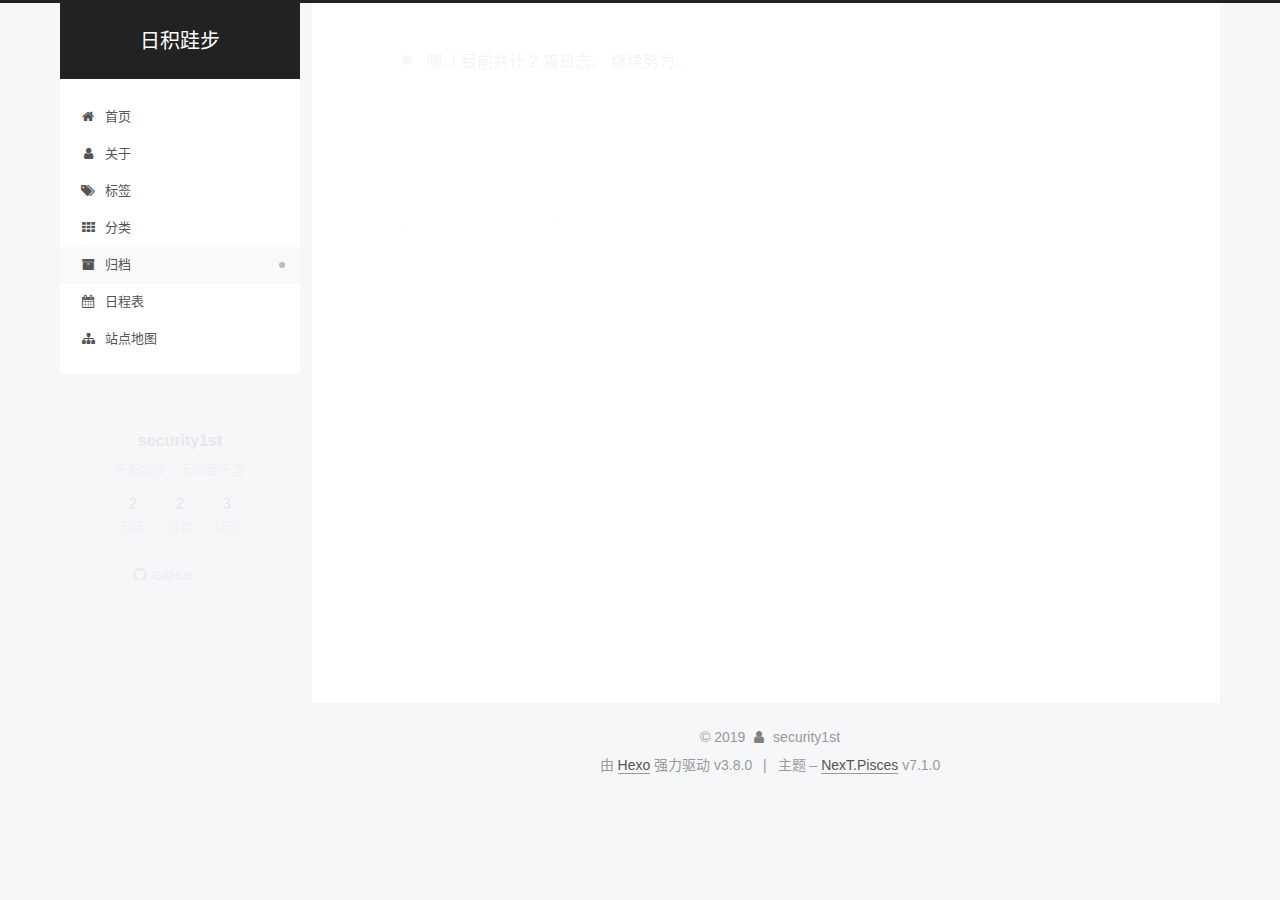
<file: archives/2019/index.html>
<!DOCTYPE html>












  


<html class="theme-next pisces use-motion" lang="zh-CN">
<head><meta name="generator" content="Hexo 3.8.0">
  <meta charset="UTF-8">
<meta http-equiv="X-UA-Compatible" content="IE=edge">
<meta name="viewport" content="width=device-width, initial-scale=1, maximum-scale=2">
<meta name="theme-color" content="#222">
























<link rel="stylesheet" href="/lib/font-awesome/css/font-awesome.min.css?v=4.6.2">

<link rel="stylesheet" href="/css/main.css?v=7.1.0">


  <link rel="apple-touch-icon" sizes="180x180" href="/images/apple-touch-icon-next.png?v=7.1.0">


  <link rel="icon" type="image/png" sizes="32x32" href="/images/favicon-32x32-next.png?v=7.1.0">


  <link rel="icon" type="image/png" sizes="16x16" href="/images/favicon-16x16-next.png?v=7.1.0">


  <link rel="mask-icon" href="/images/logo.svg?v=7.1.0" color="#222">







<script id="hexo.configurations">
  var NexT = window.NexT || {};
  var CONFIG = {
    root: '/',
    scheme: 'Pisces',
    version: '7.1.0',
    sidebar: {"position":"left","display":"post","offset":12,"onmobile":false,"dimmer":false},
    back2top: true,
    back2top_sidebar: false,
    fancybox: false,
    fastclick: false,
    lazyload: false,
    tabs: true,
    motion: {"enable":true,"async":false,"transition":{"post_block":"fadeIn","post_header":"slideDownIn","post_body":"slideDownIn","coll_header":"slideLeftIn","sidebar":"slideUpIn"}},
    algolia: {
      applicationID: '',
      apiKey: '',
      indexName: '',
      hits: {"per_page":10},
      labels: {"input_placeholder":"Search for Posts","hits_empty":"We didn't find any results for the search: ${query}","hits_stats":"${hits} results found in ${time} ms"}
    }
  };
</script>


  




  <meta name="description" content="不积跬步，无以至千里">
<meta property="og:type" content="website">
<meta property="og:title" content="日积跬步">
<meta property="og:url" content="http://yoursite.com/archives/2019/index.html">
<meta property="og:site_name" content="日积跬步">
<meta property="og:description" content="不积跬步，无以至千里">
<meta property="og:locale" content="zh-CN">
<meta name="twitter:card" content="summary">
<meta name="twitter:title" content="日积跬步">
<meta name="twitter:description" content="不积跬步，无以至千里">





  
  
  <link rel="canonical" href="http://yoursite.com/archives/2019/">



<script id="page.configurations">
  CONFIG.page = {
    sidebar: "",
  };
</script>

  <title>归档 | 日积跬步</title>
  












  <noscript>
  <style>
  .use-motion .motion-element,
  .use-motion .brand,
  .use-motion .menu-item,
  .sidebar-inner,
  .use-motion .post-block,
  .use-motion .pagination,
  .use-motion .comments,
  .use-motion .post-header,
  .use-motion .post-body,
  .use-motion .collection-title { opacity: initial; }

  .use-motion .logo,
  .use-motion .site-title,
  .use-motion .site-subtitle {
    opacity: initial;
    top: initial;
  }

  .use-motion .logo-line-before i { left: initial; }
  .use-motion .logo-line-after i { right: initial; }
  </style>
</noscript>

</head>

<body itemscope itemtype="http://schema.org/WebPage" lang="zh-CN">

  
  
    
  

  <div class="container sidebar-position-left page-archive">
    <div class="headband"></div>

    <header id="header" class="header" itemscope itemtype="http://schema.org/WPHeader">
      <div class="header-inner"><div class="site-brand-wrapper">
  <div class="site-meta">
    

    <div class="custom-logo-site-title">
      <a href="/" class="brand" rel="start">
        <span class="logo-line-before"><i></i></span>
        <span class="site-title">日积跬步</span>
        <span class="logo-line-after"><i></i></span>
      </a>
    </div>
    
    
  </div>

  <div class="site-nav-toggle">
    <button aria-label="切换导航栏">
      <span class="btn-bar"></span>
      <span class="btn-bar"></span>
      <span class="btn-bar"></span>
    </button>
  </div>
</div>



<nav class="site-nav">
  
    <ul id="menu" class="menu">
      
        
        
        
          
          <li class="menu-item menu-item-home">

    
    
    
      
    

    

    <a href="/" rel="section"><i class="menu-item-icon fa fa-fw fa-home"></i> <br>首页</a>

  </li>
        
        
        
          
          <li class="menu-item menu-item-about">

    
    
    
      
    

    

    <a href="/about/" rel="section"><i class="menu-item-icon fa fa-fw fa-user"></i> <br>关于</a>

  </li>
        
        
        
          
          <li class="menu-item menu-item-tags">

    
    
    
      
    

    

    <a href="/tags/" rel="section"><i class="menu-item-icon fa fa-fw fa-tags"></i> <br>标签</a>

  </li>
        
        
        
          
          <li class="menu-item menu-item-categories">

    
    
    
      
    

    

    <a href="/categories/" rel="section"><i class="menu-item-icon fa fa-fw fa-th"></i> <br>分类</a>

  </li>
        
        
        
          
          <li class="menu-item menu-item-archives menu-item-active">

    
    
    
      
    

    

    <a href="/archives/" rel="section"><i class="menu-item-icon fa fa-fw fa-archive"></i> <br>归档</a>

  </li>
        
        
        
          
          <li class="menu-item menu-item-schedule">

    
    
    
      
    

    

    <a href="/schedule/" rel="section"><i class="menu-item-icon fa fa-fw fa-calendar"></i> <br>日程表</a>

  </li>
        
        
        
          
          <li class="menu-item menu-item-sitemap">

    
    
    
      
    

    

    <a href="/sitemap.xml" rel="section"><i class="menu-item-icon fa fa-fw fa-sitemap"></i> <br>站点地图</a>

  </li>

      
      
    </ul>
  

  

  
</nav>



  



</div>
    </header>

    


    <main id="main" class="main">
      <div class="main-inner">
        <div class="content-wrap">
          
            

    
    
      
      
    
      
      
    
      
      
    
      
      
    
      
      
    
      
      
    
      
      
    
    

  


          
          <div id="content" class="content">
            

  
  
  
  <div class="post-block archive">
    <div id="posts" class="posts-collapse">
      <span class="archive-move-on"></span>

      
      <span class="archive-page-counter">
        
        
        
          
        
        嗯..! 目前共计 2 篇日志。 继续努力。
      </span>
      

      

        
        
        

        
          
          <div class="collection-title">
            <h1 class="archive-year" id="archive-year-2019">2019</h1>
          </div>
        
        

        

  <article class="post post-type-normal" itemscope itemtype="http://schema.org/Article">
    <header class="post-header">

      <h2 class="post-title">
        
          <a class="post-title-link" href="/2019/04/23/Mac下命令行的高效操作/" itemprop="url">
            
              <span itemprop="name">Mac下命令行的高效操作</span>
            
          </a>
        
      </h2>

      <div class="post-meta">
        <time class="post-time" itemprop="dateCreated" datetime="2019-04-23T21:13:03+08:00" content="2019-04-23">
          04-23
        </time>
      </div>

    </header>
  </article>



      

        
        
        

        
        

        

  <article class="post post-type-normal" itemscope itemtype="http://schema.org/Article">
    <header class="post-header">

      <h2 class="post-title">
        
          <a class="post-title-link" href="/2019/04/22/hello-world/" itemprop="url">
            
              <span itemprop="name">Hello World</span>
            
          </a>
        
      </h2>

      <div class="post-meta">
        <time class="post-time" itemprop="dateCreated" datetime="2019-04-22T10:58:14+08:00" content="2019-04-22">
          04-22
        </time>
      </div>

    </header>
  </article>



      

    </div>
  </div>
  
  
  

  



          </div>
          

        </div>
        
          
  
  <div class="sidebar-toggle">
    <div class="sidebar-toggle-line-wrap">
      <span class="sidebar-toggle-line sidebar-toggle-line-first"></span>
      <span class="sidebar-toggle-line sidebar-toggle-line-middle"></span>
      <span class="sidebar-toggle-line sidebar-toggle-line-last"></span>
    </div>
  </div>

  <aside id="sidebar" class="sidebar">
    <div class="sidebar-inner">

      

      

      <div class="site-overview-wrap sidebar-panel sidebar-panel-active">
        <div class="site-overview">
          <div class="site-author motion-element" itemprop="author" itemscope itemtype="http://schema.org/Person">
            
              <p class="site-author-name" itemprop="name">security1st</p>
              <div class="site-description motion-element" itemprop="description">不积跬步，无以至千里</div>
          </div>

          
            <nav class="site-state motion-element">
              
                <div class="site-state-item site-state-posts">
                
                  <a href="/archives/">
                
                    <span class="site-state-item-count">2</span>
                    <span class="site-state-item-name">日志</span>
                  </a>
                </div>
              

              
                
                
                <div class="site-state-item site-state-categories">
                  
                    
                      <a href="/categories/">
                    
                  
                    
                    
                      
                    
                      
                    
                    <span class="site-state-item-count">2</span>
                    <span class="site-state-item-name">分类</span>
                  </a>
                </div>
              

              
                
                
                <div class="site-state-item site-state-tags">
                  
                    
                      <a href="/tags/">
                    
                  
                    
                    
                      
                    
                      
                    
                      
                    
                    <span class="site-state-item-count">3</span>
                    <span class="site-state-item-name">标签</span>
                  </a>
                </div>
              
            </nav>
          

          

          

          
            <div class="links-of-author motion-element">
              
                <span class="links-of-author-item">
                  
                  
                    
                  
                  
                    
                  
                  <a href="https://github.com/security1st" title="GitHub &rarr; https://github.com/security1st" rel="noopener" target="_blank"><i class="fa fa-fw fa-github"></i>GitHub</a>
                </span>
              
            </div>
          

          

          
          

          
            
          
          

        </div>
      </div>

      

      

    </div>
  </aside>
  


        
      </div>
    </main>

    <footer id="footer" class="footer">
      <div class="footer-inner">
        <div class="copyright">&copy; <span itemprop="copyrightYear">2019</span>
  <span class="with-love" id="animate">
    <i class="fa fa-user"></i>
  </span>
  <span class="author" itemprop="copyrightHolder">security1st</span>

  

  
</div>


  <div class="powered-by">由 <a href="https://hexo.io" class="theme-link" rel="noopener" target="_blank">Hexo</a> 强力驱动 v3.8.0</div>



  <span class="post-meta-divider">|</span>



  <div class="theme-info">主题 – <a href="https://theme-next.org" class="theme-link" rel="noopener" target="_blank">NexT.Pisces</a> v7.1.0</div>




        








        
      </div>
    </footer>

    
      <div class="back-to-top">
        <i class="fa fa-arrow-up"></i>
        
      </div>
    

    

    

    
  </div>

  

<script>
  if (Object.prototype.toString.call(window.Promise) !== '[object Function]') {
    window.Promise = null;
  }
</script>


























  
  <script src="/lib/jquery/index.js?v=2.1.3"></script>

  
  <script src="/lib/velocity/velocity.min.js?v=1.2.1"></script>

  
  <script src="/lib/velocity/velocity.ui.min.js?v=1.2.1"></script>


  


  <script src="/js/utils.js?v=7.1.0"></script>

  <script src="/js/motion.js?v=7.1.0"></script>



  
  


  <script src="/js/affix.js?v=7.1.0"></script>

  <script src="/js/schemes/pisces.js?v=7.1.0"></script>



  

  


  <script src="/js/next-boot.js?v=7.1.0"></script>


  

  

  

  



  




  

  

  

  

  

  

  

  

  

  

  

  

  

  

</body>
</html>
</file>
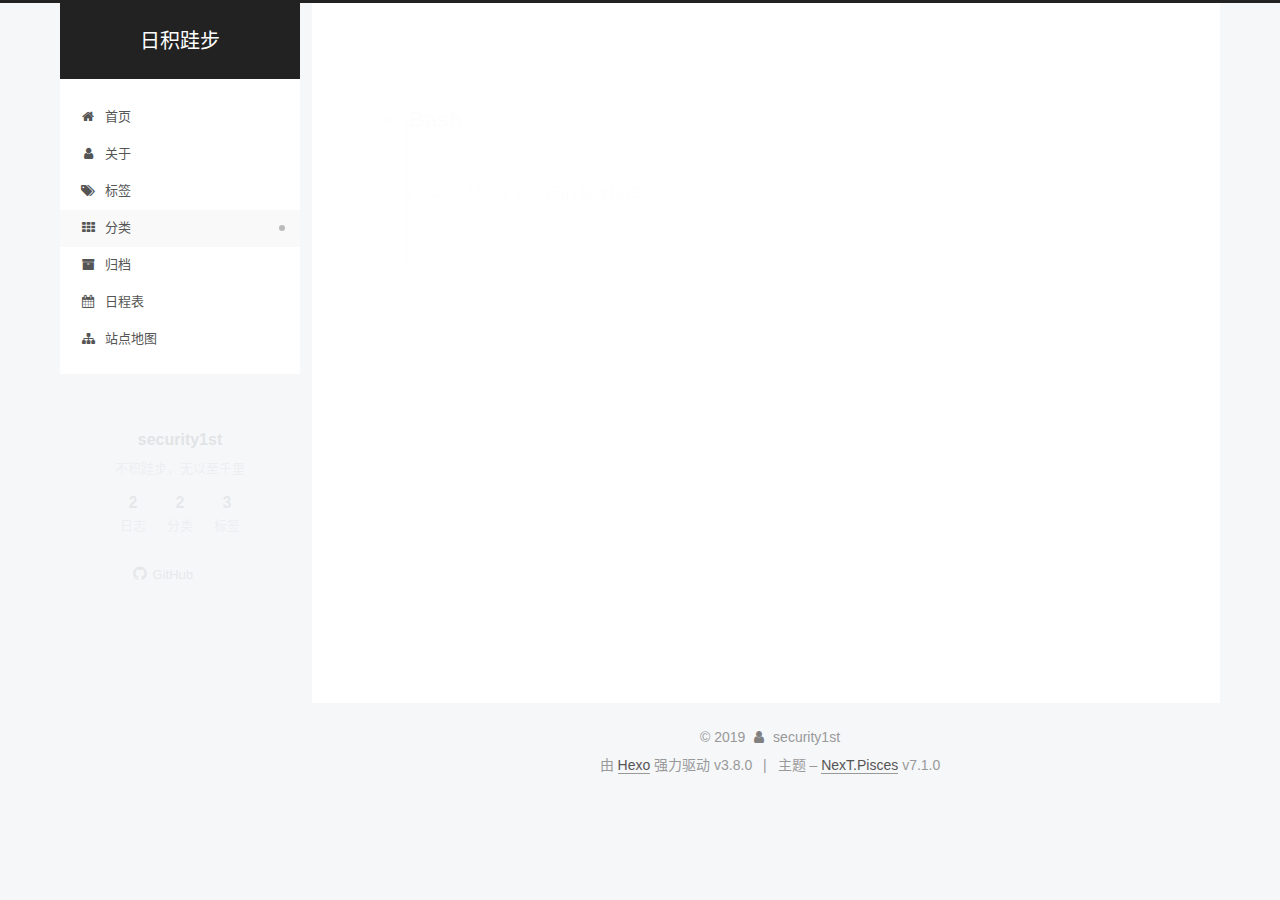
<file: categories/Bash/index.html>
<!DOCTYPE html>












  


<html class="theme-next pisces use-motion" lang="zh-CN">
<head><meta name="generator" content="Hexo 3.8.0">
  <meta charset="UTF-8">
<meta http-equiv="X-UA-Compatible" content="IE=edge">
<meta name="viewport" content="width=device-width, initial-scale=1, maximum-scale=2">
<meta name="theme-color" content="#222">
























<link rel="stylesheet" href="/lib/font-awesome/css/font-awesome.min.css?v=4.6.2">

<link rel="stylesheet" href="/css/main.css?v=7.1.0">


  <link rel="apple-touch-icon" sizes="180x180" href="/images/apple-touch-icon-next.png?v=7.1.0">


  <link rel="icon" type="image/png" sizes="32x32" href="/images/favicon-32x32-next.png?v=7.1.0">


  <link rel="icon" type="image/png" sizes="16x16" href="/images/favicon-16x16-next.png?v=7.1.0">


  <link rel="mask-icon" href="/images/logo.svg?v=7.1.0" color="#222">







<script id="hexo.configurations">
  var NexT = window.NexT || {};
  var CONFIG = {
    root: '/',
    scheme: 'Pisces',
    version: '7.1.0',
    sidebar: {"position":"left","display":"post","offset":12,"onmobile":false,"dimmer":false},
    back2top: true,
    back2top_sidebar: false,
    fancybox: false,
    fastclick: false,
    lazyload: false,
    tabs: true,
    motion: {"enable":true,"async":false,"transition":{"post_block":"fadeIn","post_header":"slideDownIn","post_body":"slideDownIn","coll_header":"slideLeftIn","sidebar":"slideUpIn"}},
    algolia: {
      applicationID: '',
      apiKey: '',
      indexName: '',
      hits: {"per_page":10},
      labels: {"input_placeholder":"Search for Posts","hits_empty":"We didn't find any results for the search: ${query}","hits_stats":"${hits} results found in ${time} ms"}
    }
  };
</script>


  




  <meta name="description" content="不积跬步，无以至千里">
<meta property="og:type" content="website">
<meta property="og:title" content="日积跬步">
<meta property="og:url" content="http://yoursite.com/categories/Bash/index.html">
<meta property="og:site_name" content="日积跬步">
<meta property="og:description" content="不积跬步，无以至千里">
<meta property="og:locale" content="zh-CN">
<meta name="twitter:card" content="summary">
<meta name="twitter:title" content="日积跬步">
<meta name="twitter:description" content="不积跬步，无以至千里">





  
  
  <link rel="canonical" href="http://yoursite.com/categories/Bash/">



<script id="page.configurations">
  CONFIG.page = {
    sidebar: "",
  };
</script>

  <title>分类: Bash | 日积跬步</title>
  












  <noscript>
  <style>
  .use-motion .motion-element,
  .use-motion .brand,
  .use-motion .menu-item,
  .sidebar-inner,
  .use-motion .post-block,
  .use-motion .pagination,
  .use-motion .comments,
  .use-motion .post-header,
  .use-motion .post-body,
  .use-motion .collection-title { opacity: initial; }

  .use-motion .logo,
  .use-motion .site-title,
  .use-motion .site-subtitle {
    opacity: initial;
    top: initial;
  }

  .use-motion .logo-line-before i { left: initial; }
  .use-motion .logo-line-after i { right: initial; }
  </style>
</noscript>

</head>

<body itemscope itemtype="http://schema.org/WebPage" lang="zh-CN">

  
  
    
  

  <div class="container sidebar-position-left ">
    <div class="headband"></div>

    <header id="header" class="header" itemscope itemtype="http://schema.org/WPHeader">
      <div class="header-inner"><div class="site-brand-wrapper">
  <div class="site-meta">
    

    <div class="custom-logo-site-title">
      <a href="/" class="brand" rel="start">
        <span class="logo-line-before"><i></i></span>
        <span class="site-title">日积跬步</span>
        <span class="logo-line-after"><i></i></span>
      </a>
    </div>
    
    
  </div>

  <div class="site-nav-toggle">
    <button aria-label="切换导航栏">
      <span class="btn-bar"></span>
      <span class="btn-bar"></span>
      <span class="btn-bar"></span>
    </button>
  </div>
</div>



<nav class="site-nav">
  
    <ul id="menu" class="menu">
      
        
        
        
          
          <li class="menu-item menu-item-home">

    
    
    
      
    

    

    <a href="/" rel="section"><i class="menu-item-icon fa fa-fw fa-home"></i> <br>首页</a>

  </li>
        
        
        
          
          <li class="menu-item menu-item-about">

    
    
    
      
    

    

    <a href="/about/" rel="section"><i class="menu-item-icon fa fa-fw fa-user"></i> <br>关于</a>

  </li>
        
        
        
          
          <li class="menu-item menu-item-tags">

    
    
    
      
    

    

    <a href="/tags/" rel="section"><i class="menu-item-icon fa fa-fw fa-tags"></i> <br>标签</a>

  </li>
        
        
        
          
          <li class="menu-item menu-item-categories menu-item-active">

    
    
    
      
    

    

    <a href="/categories/" rel="section"><i class="menu-item-icon fa fa-fw fa-th"></i> <br>分类</a>

  </li>
        
        
        
          
          <li class="menu-item menu-item-archives">

    
    
    
      
    

    

    <a href="/archives/" rel="section"><i class="menu-item-icon fa fa-fw fa-archive"></i> <br>归档</a>

  </li>
        
        
        
          
          <li class="menu-item menu-item-schedule">

    
    
    
      
    

    

    <a href="/schedule/" rel="section"><i class="menu-item-icon fa fa-fw fa-calendar"></i> <br>日程表</a>

  </li>
        
        
        
          
          <li class="menu-item menu-item-sitemap">

    
    
    
      
    

    

    <a href="/sitemap.xml" rel="section"><i class="menu-item-icon fa fa-fw fa-sitemap"></i> <br>站点地图</a>

  </li>

      
      
    </ul>
  

  

  
</nav>



  



</div>
    </header>

    


    <main id="main" class="main">
      <div class="main-inner">
        <div class="content-wrap">
          
            

    
    
      
      
    
      
      
    
      
      
    
      
      
    
      
      
    
      
      
    
      
      
    
    

  


          
          <div id="content" class="content">
            

  
  
  
  <div class="post-block category">

    <div id="posts" class="posts-collapse">
      <div class="collection-title">
        <h1>Bash<small>分类</small>
        </h1>
      </div>

      
        

  <article class="post post-type-normal" itemscope itemtype="http://schema.org/Article">
    <header class="post-header">

      <h2 class="post-title">
        
          <a class="post-title-link" href="/2019/04/23/Mac下命令行的高效操作/" itemprop="url">
            
              <span itemprop="name">Mac下命令行的高效操作</span>
            
          </a>
        
      </h2>

      <div class="post-meta">
        <time class="post-time" itemprop="dateCreated" datetime="2019-04-23T21:13:03+08:00" content="2019-04-23">
          04-23
        </time>
      </div>

    </header>
  </article>


      
    </div>

  </div>
  
  
  

  



          </div>
          

        </div>
        
          
  
  <div class="sidebar-toggle">
    <div class="sidebar-toggle-line-wrap">
      <span class="sidebar-toggle-line sidebar-toggle-line-first"></span>
      <span class="sidebar-toggle-line sidebar-toggle-line-middle"></span>
      <span class="sidebar-toggle-line sidebar-toggle-line-last"></span>
    </div>
  </div>

  <aside id="sidebar" class="sidebar">
    <div class="sidebar-inner">

      

      

      <div class="site-overview-wrap sidebar-panel sidebar-panel-active">
        <div class="site-overview">
          <div class="site-author motion-element" itemprop="author" itemscope itemtype="http://schema.org/Person">
            
              <p class="site-author-name" itemprop="name">security1st</p>
              <div class="site-description motion-element" itemprop="description">不积跬步，无以至千里</div>
          </div>

          
            <nav class="site-state motion-element">
              
                <div class="site-state-item site-state-posts">
                
                  <a href="/archives/">
                
                    <span class="site-state-item-count">2</span>
                    <span class="site-state-item-name">日志</span>
                  </a>
                </div>
              

              
                
                
                <div class="site-state-item site-state-categories">
                  
                    
                      <a href="/categories/">
                    
                  
                    
                    
                      
                    
                      
                    
                    <span class="site-state-item-count">2</span>
                    <span class="site-state-item-name">分类</span>
                  </a>
                </div>
              

              
                
                
                <div class="site-state-item site-state-tags">
                  
                    
                      <a href="/tags/">
                    
                  
                    
                    
                      
                    
                      
                    
                      
                    
                    <span class="site-state-item-count">3</span>
                    <span class="site-state-item-name">标签</span>
                  </a>
                </div>
              
            </nav>
          

          

          

          
            <div class="links-of-author motion-element">
              
                <span class="links-of-author-item">
                  
                  
                    
                  
                  
                    
                  
                  <a href="https://github.com/security1st" title="GitHub &rarr; https://github.com/security1st" rel="noopener" target="_blank"><i class="fa fa-fw fa-github"></i>GitHub</a>
                </span>
              
            </div>
          

          

          
          

          
            
          
          

        </div>
      </div>

      

      

    </div>
  </aside>
  


        
      </div>
    </main>

    <footer id="footer" class="footer">
      <div class="footer-inner">
        <div class="copyright">&copy; <span itemprop="copyrightYear">2019</span>
  <span class="with-love" id="animate">
    <i class="fa fa-user"></i>
  </span>
  <span class="author" itemprop="copyrightHolder">security1st</span>

  

  
</div>


  <div class="powered-by">由 <a href="https://hexo.io" class="theme-link" rel="noopener" target="_blank">Hexo</a> 强力驱动 v3.8.0</div>



  <span class="post-meta-divider">|</span>



  <div class="theme-info">主题 – <a href="https://theme-next.org" class="theme-link" rel="noopener" target="_blank">NexT.Pisces</a> v7.1.0</div>




        








        
      </div>
    </footer>

    
      <div class="back-to-top">
        <i class="fa fa-arrow-up"></i>
        
      </div>
    

    

    

    
  </div>

  

<script>
  if (Object.prototype.toString.call(window.Promise) !== '[object Function]') {
    window.Promise = null;
  }
</script>


























  
  <script src="/lib/jquery/index.js?v=2.1.3"></script>

  
  <script src="/lib/velocity/velocity.min.js?v=1.2.1"></script>

  
  <script src="/lib/velocity/velocity.ui.min.js?v=1.2.1"></script>


  


  <script src="/js/utils.js?v=7.1.0"></script>

  <script src="/js/motion.js?v=7.1.0"></script>



  
  


  <script src="/js/affix.js?v=7.1.0"></script>

  <script src="/js/schemes/pisces.js?v=7.1.0"></script>



  

  


  <script src="/js/next-boot.js?v=7.1.0"></script>


  

  

  

  



  




  

  

  

  

  

  

  

  

  

  

  

  

  

  

</body>
</html>
</file>
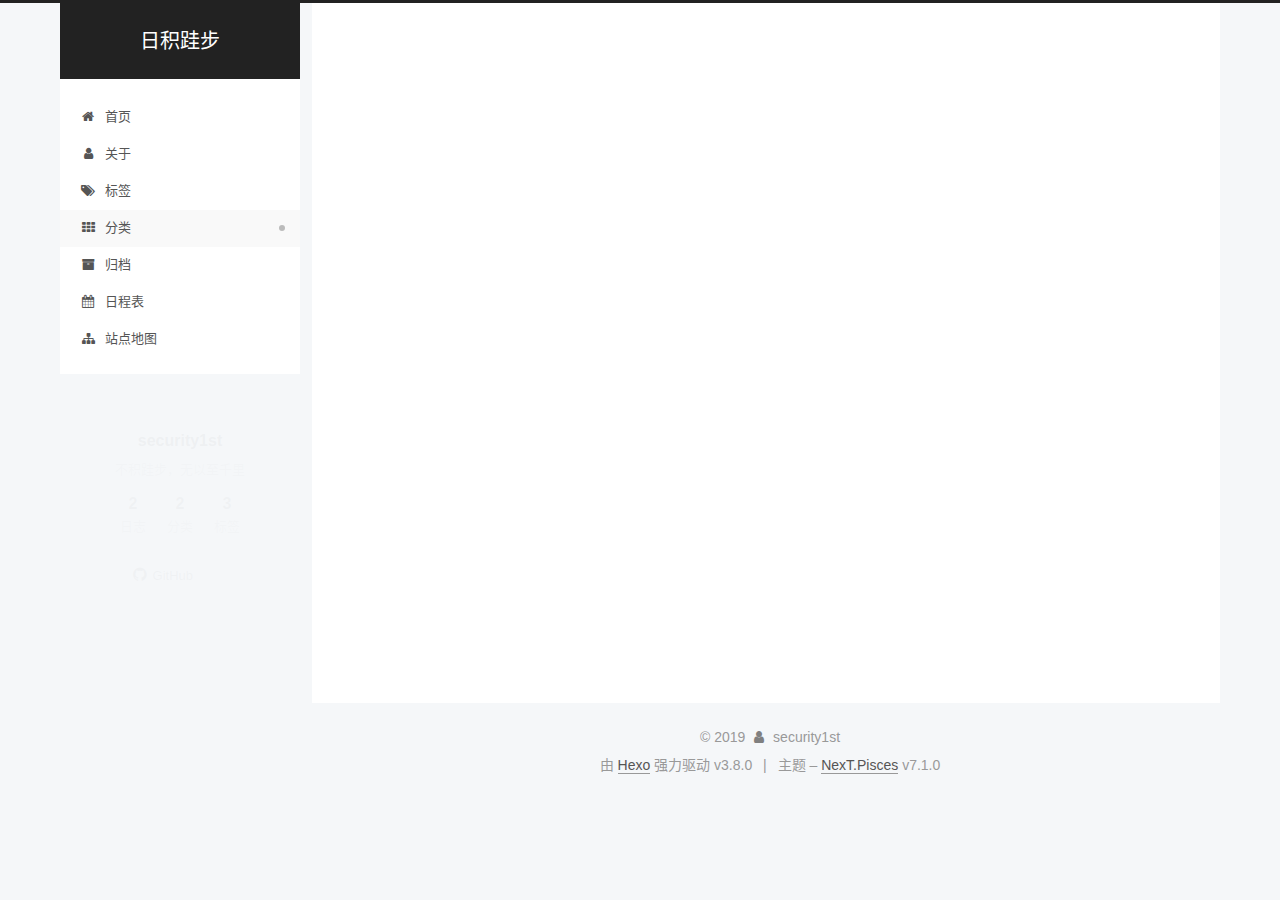
<file: categories/Hexo/index.html>
<!DOCTYPE html>












  


<html class="theme-next pisces use-motion" lang="zh-CN">
<head><meta name="generator" content="Hexo 3.8.0">
  <meta charset="UTF-8">
<meta http-equiv="X-UA-Compatible" content="IE=edge">
<meta name="viewport" content="width=device-width, initial-scale=1, maximum-scale=2">
<meta name="theme-color" content="#222">
























<link rel="stylesheet" href="/lib/font-awesome/css/font-awesome.min.css?v=4.6.2">

<link rel="stylesheet" href="/css/main.css?v=7.1.0">


  <link rel="apple-touch-icon" sizes="180x180" href="/images/apple-touch-icon-next.png?v=7.1.0">


  <link rel="icon" type="image/png" sizes="32x32" href="/images/favicon-32x32-next.png?v=7.1.0">


  <link rel="icon" type="image/png" sizes="16x16" href="/images/favicon-16x16-next.png?v=7.1.0">


  <link rel="mask-icon" href="/images/logo.svg?v=7.1.0" color="#222">







<script id="hexo.configurations">
  var NexT = window.NexT || {};
  var CONFIG = {
    root: '/',
    scheme: 'Pisces',
    version: '7.1.0',
    sidebar: {"position":"left","display":"post","offset":12,"onmobile":false,"dimmer":false},
    back2top: true,
    back2top_sidebar: false,
    fancybox: false,
    fastclick: false,
    lazyload: false,
    tabs: true,
    motion: {"enable":true,"async":false,"transition":{"post_block":"fadeIn","post_header":"slideDownIn","post_body":"slideDownIn","coll_header":"slideLeftIn","sidebar":"slideUpIn"}},
    algolia: {
      applicationID: '',
      apiKey: '',
      indexName: '',
      hits: {"per_page":10},
      labels: {"input_placeholder":"Search for Posts","hits_empty":"We didn't find any results for the search: ${query}","hits_stats":"${hits} results found in ${time} ms"}
    }
  };
</script>


  




  <meta name="description" content="不积跬步，无以至千里">
<meta property="og:type" content="website">
<meta property="og:title" content="日积跬步">
<meta property="og:url" content="http://yoursite.com/categories/Hexo/index.html">
<meta property="og:site_name" content="日积跬步">
<meta property="og:description" content="不积跬步，无以至千里">
<meta property="og:locale" content="zh-CN">
<meta name="twitter:card" content="summary">
<meta name="twitter:title" content="日积跬步">
<meta name="twitter:description" content="不积跬步，无以至千里">





  
  
  <link rel="canonical" href="http://yoursite.com/categories/Hexo/">



<script id="page.configurations">
  CONFIG.page = {
    sidebar: "",
  };
</script>

  <title>分类: Hexo | 日积跬步</title>
  












  <noscript>
  <style>
  .use-motion .motion-element,
  .use-motion .brand,
  .use-motion .menu-item,
  .sidebar-inner,
  .use-motion .post-block,
  .use-motion .pagination,
  .use-motion .comments,
  .use-motion .post-header,
  .use-motion .post-body,
  .use-motion .collection-title { opacity: initial; }

  .use-motion .logo,
  .use-motion .site-title,
  .use-motion .site-subtitle {
    opacity: initial;
    top: initial;
  }

  .use-motion .logo-line-before i { left: initial; }
  .use-motion .logo-line-after i { right: initial; }
  </style>
</noscript>

</head>

<body itemscope itemtype="http://schema.org/WebPage" lang="zh-CN">

  
  
    
  

  <div class="container sidebar-position-left ">
    <div class="headband"></div>

    <header id="header" class="header" itemscope itemtype="http://schema.org/WPHeader">
      <div class="header-inner"><div class="site-brand-wrapper">
  <div class="site-meta">
    

    <div class="custom-logo-site-title">
      <a href="/" class="brand" rel="start">
        <span class="logo-line-before"><i></i></span>
        <span class="site-title">日积跬步</span>
        <span class="logo-line-after"><i></i></span>
      </a>
    </div>
    
    
  </div>

  <div class="site-nav-toggle">
    <button aria-label="切换导航栏">
      <span class="btn-bar"></span>
      <span class="btn-bar"></span>
      <span class="btn-bar"></span>
    </button>
  </div>
</div>



<nav class="site-nav">
  
    <ul id="menu" class="menu">
      
        
        
        
          
          <li class="menu-item menu-item-home">

    
    
    
      
    

    

    <a href="/" rel="section"><i class="menu-item-icon fa fa-fw fa-home"></i> <br>首页</a>

  </li>
        
        
        
          
          <li class="menu-item menu-item-about">

    
    
    
      
    

    

    <a href="/about/" rel="section"><i class="menu-item-icon fa fa-fw fa-user"></i> <br>关于</a>

  </li>
        
        
        
          
          <li class="menu-item menu-item-tags">

    
    
    
      
    

    

    <a href="/tags/" rel="section"><i class="menu-item-icon fa fa-fw fa-tags"></i> <br>标签</a>

  </li>
        
        
        
          
          <li class="menu-item menu-item-categories menu-item-active">

    
    
    
      
    

    

    <a href="/categories/" rel="section"><i class="menu-item-icon fa fa-fw fa-th"></i> <br>分类</a>

  </li>
        
        
        
          
          <li class="menu-item menu-item-archives">

    
    
    
      
    

    

    <a href="/archives/" rel="section"><i class="menu-item-icon fa fa-fw fa-archive"></i> <br>归档</a>

  </li>
        
        
        
          
          <li class="menu-item menu-item-schedule">

    
    
    
      
    

    

    <a href="/schedule/" rel="section"><i class="menu-item-icon fa fa-fw fa-calendar"></i> <br>日程表</a>

  </li>
        
        
        
          
          <li class="menu-item menu-item-sitemap">

    
    
    
      
    

    

    <a href="/sitemap.xml" rel="section"><i class="menu-item-icon fa fa-fw fa-sitemap"></i> <br>站点地图</a>

  </li>

      
      
    </ul>
  

  

  
</nav>



  



</div>
    </header>

    


    <main id="main" class="main">
      <div class="main-inner">
        <div class="content-wrap">
          
            

    
    
      
      
    
      
      
    
      
      
    
      
      
    
      
      
    
      
      
    
      
      
    
    

  


          
          <div id="content" class="content">
            

  
  
  
  <div class="post-block category">

    <div id="posts" class="posts-collapse">
      <div class="collection-title">
        <h1>Hexo<small>分类</small>
        </h1>
      </div>

      
        

  <article class="post post-type-normal" itemscope itemtype="http://schema.org/Article">
    <header class="post-header">

      <h2 class="post-title">
        
          <a class="post-title-link" href="/2019/04/22/hello-world/" itemprop="url">
            
              <span itemprop="name">Hello World</span>
            
          </a>
        
      </h2>

      <div class="post-meta">
        <time class="post-time" itemprop="dateCreated" datetime="2019-04-22T10:58:14+08:00" content="2019-04-22">
          04-22
        </time>
      </div>

    </header>
  </article>


      
    </div>

  </div>
  
  
  

  



          </div>
          

        </div>
        
          
  
  <div class="sidebar-toggle">
    <div class="sidebar-toggle-line-wrap">
      <span class="sidebar-toggle-line sidebar-toggle-line-first"></span>
      <span class="sidebar-toggle-line sidebar-toggle-line-middle"></span>
      <span class="sidebar-toggle-line sidebar-toggle-line-last"></span>
    </div>
  </div>

  <aside id="sidebar" class="sidebar">
    <div class="sidebar-inner">

      

      

      <div class="site-overview-wrap sidebar-panel sidebar-panel-active">
        <div class="site-overview">
          <div class="site-author motion-element" itemprop="author" itemscope itemtype="http://schema.org/Person">
            
              <p class="site-author-name" itemprop="name">security1st</p>
              <div class="site-description motion-element" itemprop="description">不积跬步，无以至千里</div>
          </div>

          
            <nav class="site-state motion-element">
              
                <div class="site-state-item site-state-posts">
                
                  <a href="/archives/">
                
                    <span class="site-state-item-count">2</span>
                    <span class="site-state-item-name">日志</span>
                  </a>
                </div>
              

              
                
                
                <div class="site-state-item site-state-categories">
                  
                    
                      <a href="/categories/">
                    
                  
                    
                    
                      
                    
                      
                    
                    <span class="site-state-item-count">2</span>
                    <span class="site-state-item-name">分类</span>
                  </a>
                </div>
              

              
                
                
                <div class="site-state-item site-state-tags">
                  
                    
                      <a href="/tags/">
                    
                  
                    
                    
                      
                    
                      
                    
                      
                    
                    <span class="site-state-item-count">3</span>
                    <span class="site-state-item-name">标签</span>
                  </a>
                </div>
              
            </nav>
          

          

          

          
            <div class="links-of-author motion-element">
              
                <span class="links-of-author-item">
                  
                  
                    
                  
                  
                    
                  
                  <a href="https://github.com/security1st" title="GitHub &rarr; https://github.com/security1st" rel="noopener" target="_blank"><i class="fa fa-fw fa-github"></i>GitHub</a>
                </span>
              
            </div>
          

          

          
          

          
            
          
          

        </div>
      </div>

      

      

    </div>
  </aside>
  


        
      </div>
    </main>

    <footer id="footer" class="footer">
      <div class="footer-inner">
        <div class="copyright">&copy; <span itemprop="copyrightYear">2019</span>
  <span class="with-love" id="animate">
    <i class="fa fa-user"></i>
  </span>
  <span class="author" itemprop="copyrightHolder">security1st</span>

  

  
</div>


  <div class="powered-by">由 <a href="https://hexo.io" class="theme-link" rel="noopener" target="_blank">Hexo</a> 强力驱动 v3.8.0</div>



  <span class="post-meta-divider">|</span>



  <div class="theme-info">主题 – <a href="https://theme-next.org" class="theme-link" rel="noopener" target="_blank">NexT.Pisces</a> v7.1.0</div>




        








        
      </div>
    </footer>

    
      <div class="back-to-top">
        <i class="fa fa-arrow-up"></i>
        
      </div>
    

    

    

    
  </div>

  

<script>
  if (Object.prototype.toString.call(window.Promise) !== '[object Function]') {
    window.Promise = null;
  }
</script>


























  
  <script src="/lib/jquery/index.js?v=2.1.3"></script>

  
  <script src="/lib/velocity/velocity.min.js?v=1.2.1"></script>

  
  <script src="/lib/velocity/velocity.ui.min.js?v=1.2.1"></script>


  


  <script src="/js/utils.js?v=7.1.0"></script>

  <script src="/js/motion.js?v=7.1.0"></script>



  
  


  <script src="/js/affix.js?v=7.1.0"></script>

  <script src="/js/schemes/pisces.js?v=7.1.0"></script>



  

  


  <script src="/js/next-boot.js?v=7.1.0"></script>


  

  

  

  



  




  

  

  

  

  

  

  

  

  

  

  

  

  

  

</body>
</html>
</file>
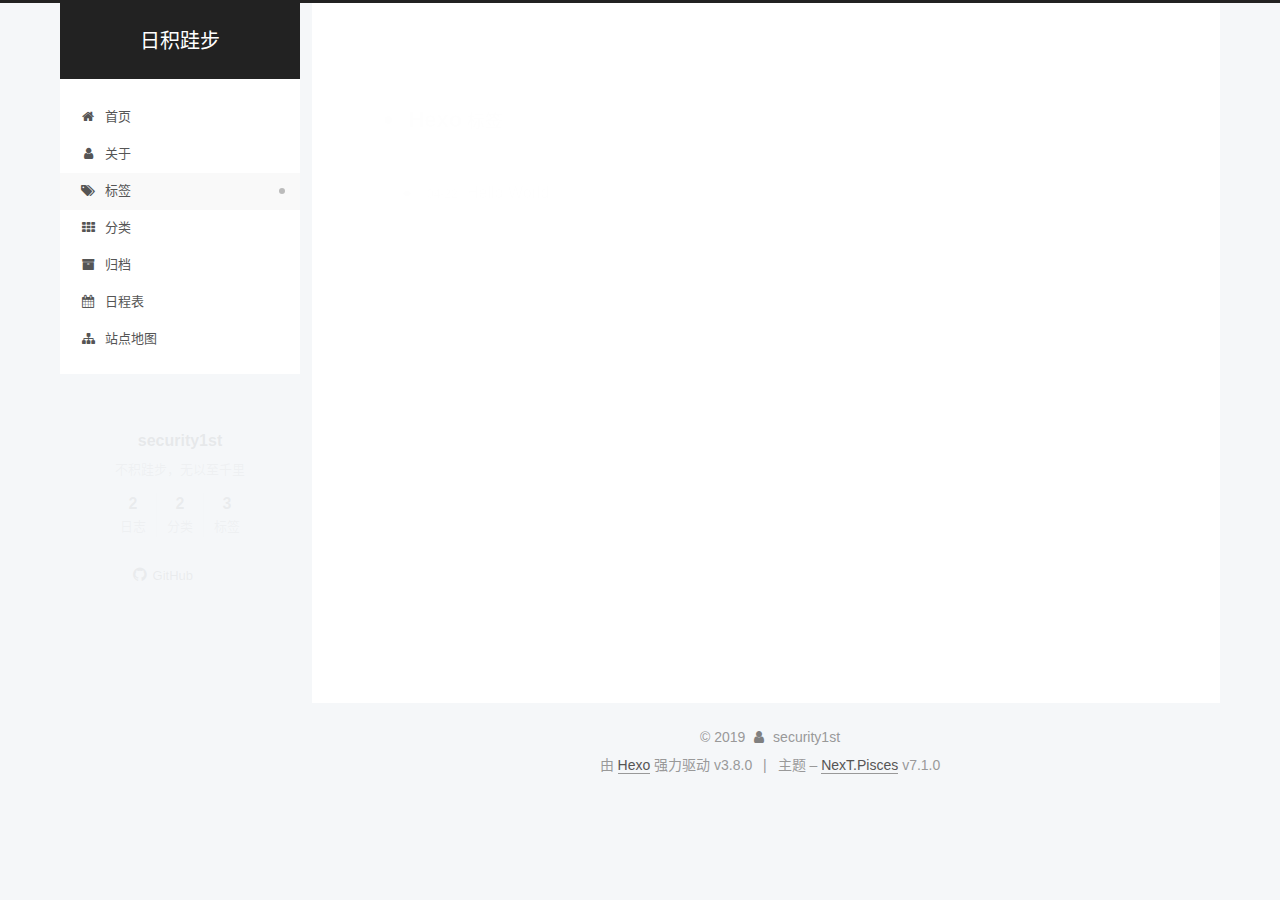
<file: tags/Hexo/index.html>
<!DOCTYPE html>












  


<html class="theme-next pisces use-motion" lang="zh-CN">
<head><meta name="generator" content="Hexo 3.8.0">
  <meta charset="UTF-8">
<meta http-equiv="X-UA-Compatible" content="IE=edge">
<meta name="viewport" content="width=device-width, initial-scale=1, maximum-scale=2">
<meta name="theme-color" content="#222">
























<link rel="stylesheet" href="/lib/font-awesome/css/font-awesome.min.css?v=4.6.2">

<link rel="stylesheet" href="/css/main.css?v=7.1.0">


  <link rel="apple-touch-icon" sizes="180x180" href="/images/apple-touch-icon-next.png?v=7.1.0">


  <link rel="icon" type="image/png" sizes="32x32" href="/images/favicon-32x32-next.png?v=7.1.0">


  <link rel="icon" type="image/png" sizes="16x16" href="/images/favicon-16x16-next.png?v=7.1.0">


  <link rel="mask-icon" href="/images/logo.svg?v=7.1.0" color="#222">







<script id="hexo.configurations">
  var NexT = window.NexT || {};
  var CONFIG = {
    root: '/',
    scheme: 'Pisces',
    version: '7.1.0',
    sidebar: {"position":"left","display":"post","offset":12,"onmobile":false,"dimmer":false},
    back2top: true,
    back2top_sidebar: false,
    fancybox: false,
    fastclick: false,
    lazyload: false,
    tabs: true,
    motion: {"enable":true,"async":false,"transition":{"post_block":"fadeIn","post_header":"slideDownIn","post_body":"slideDownIn","coll_header":"slideLeftIn","sidebar":"slideUpIn"}},
    algolia: {
      applicationID: '',
      apiKey: '',
      indexName: '',
      hits: {"per_page":10},
      labels: {"input_placeholder":"Search for Posts","hits_empty":"We didn't find any results for the search: ${query}","hits_stats":"${hits} results found in ${time} ms"}
    }
  };
</script>


  




  <meta name="description" content="不积跬步，无以至千里">
<meta property="og:type" content="website">
<meta property="og:title" content="日积跬步">
<meta property="og:url" content="http://yoursite.com/tags/Hexo/index.html">
<meta property="og:site_name" content="日积跬步">
<meta property="og:description" content="不积跬步，无以至千里">
<meta property="og:locale" content="zh-CN">
<meta name="twitter:card" content="summary">
<meta name="twitter:title" content="日积跬步">
<meta name="twitter:description" content="不积跬步，无以至千里">





  
  
  <link rel="canonical" href="http://yoursite.com/tags/Hexo/">



<script id="page.configurations">
  CONFIG.page = {
    sidebar: "",
  };
</script>

  <title>标签: Hexo | 日积跬步</title>
  












  <noscript>
  <style>
  .use-motion .motion-element,
  .use-motion .brand,
  .use-motion .menu-item,
  .sidebar-inner,
  .use-motion .post-block,
  .use-motion .pagination,
  .use-motion .comments,
  .use-motion .post-header,
  .use-motion .post-body,
  .use-motion .collection-title { opacity: initial; }

  .use-motion .logo,
  .use-motion .site-title,
  .use-motion .site-subtitle {
    opacity: initial;
    top: initial;
  }

  .use-motion .logo-line-before i { left: initial; }
  .use-motion .logo-line-after i { right: initial; }
  </style>
</noscript>

</head>

<body itemscope itemtype="http://schema.org/WebPage" lang="zh-CN">

  
  
    
  

  <div class="container sidebar-position-left ">
    <div class="headband"></div>

    <header id="header" class="header" itemscope itemtype="http://schema.org/WPHeader">
      <div class="header-inner"><div class="site-brand-wrapper">
  <div class="site-meta">
    

    <div class="custom-logo-site-title">
      <a href="/" class="brand" rel="start">
        <span class="logo-line-before"><i></i></span>
        <span class="site-title">日积跬步</span>
        <span class="logo-line-after"><i></i></span>
      </a>
    </div>
    
    
  </div>

  <div class="site-nav-toggle">
    <button aria-label="切换导航栏">
      <span class="btn-bar"></span>
      <span class="btn-bar"></span>
      <span class="btn-bar"></span>
    </button>
  </div>
</div>



<nav class="site-nav">
  
    <ul id="menu" class="menu">
      
        
        
        
          
          <li class="menu-item menu-item-home">

    
    
    
      
    

    

    <a href="/" rel="section"><i class="menu-item-icon fa fa-fw fa-home"></i> <br>首页</a>

  </li>
        
        
        
          
          <li class="menu-item menu-item-about">

    
    
    
      
    

    

    <a href="/about/" rel="section"><i class="menu-item-icon fa fa-fw fa-user"></i> <br>关于</a>

  </li>
        
        
        
          
          <li class="menu-item menu-item-tags menu-item-active">

    
    
    
      
    

    

    <a href="/tags/" rel="section"><i class="menu-item-icon fa fa-fw fa-tags"></i> <br>标签</a>

  </li>
        
        
        
          
          <li class="menu-item menu-item-categories">

    
    
    
      
    

    

    <a href="/categories/" rel="section"><i class="menu-item-icon fa fa-fw fa-th"></i> <br>分类</a>

  </li>
        
        
        
          
          <li class="menu-item menu-item-archives">

    
    
    
      
    

    

    <a href="/archives/" rel="section"><i class="menu-item-icon fa fa-fw fa-archive"></i> <br>归档</a>

  </li>
        
        
        
          
          <li class="menu-item menu-item-schedule">

    
    
    
      
    

    

    <a href="/schedule/" rel="section"><i class="menu-item-icon fa fa-fw fa-calendar"></i> <br>日程表</a>

  </li>
        
        
        
          
          <li class="menu-item menu-item-sitemap">

    
    
    
      
    

    

    <a href="/sitemap.xml" rel="section"><i class="menu-item-icon fa fa-fw fa-sitemap"></i> <br>站点地图</a>

  </li>

      
      
    </ul>
  

  

  
</nav>



  



</div>
    </header>

    


    <main id="main" class="main">
      <div class="main-inner">
        <div class="content-wrap">
          
            

    
    
      
      
    
      
      
    
      
      
    
      
      
    
      
      
    
      
      
    
      
      
    
    

  


          
          <div id="content" class="content">
            

  
  
  
  <div class="post-block tag">

    <div id="posts" class="posts-collapse">
      <div class="collection-title">
        <h1>Hexo<small>标签</small>
        </h1>
      </div>

      
        

  <article class="post post-type-normal" itemscope itemtype="http://schema.org/Article">
    <header class="post-header">

      <h2 class="post-title">
        
          <a class="post-title-link" href="/2019/04/22/hello-world/" itemprop="url">
            
              <span itemprop="name">Hello World</span>
            
          </a>
        
      </h2>

      <div class="post-meta">
        <time class="post-time" itemprop="dateCreated" datetime="2019-04-22T10:58:14+08:00" content="2019-04-22">
          04-22
        </time>
      </div>

    </header>
  </article>


      
    </div>

  </div>
  
  
  

  



          </div>
          

        </div>
        
          
  
  <div class="sidebar-toggle">
    <div class="sidebar-toggle-line-wrap">
      <span class="sidebar-toggle-line sidebar-toggle-line-first"></span>
      <span class="sidebar-toggle-line sidebar-toggle-line-middle"></span>
      <span class="sidebar-toggle-line sidebar-toggle-line-last"></span>
    </div>
  </div>

  <aside id="sidebar" class="sidebar">
    <div class="sidebar-inner">

      

      

      <div class="site-overview-wrap sidebar-panel sidebar-panel-active">
        <div class="site-overview">
          <div class="site-author motion-element" itemprop="author" itemscope itemtype="http://schema.org/Person">
            
              <p class="site-author-name" itemprop="name">security1st</p>
              <div class="site-description motion-element" itemprop="description">不积跬步，无以至千里</div>
          </div>

          
            <nav class="site-state motion-element">
              
                <div class="site-state-item site-state-posts">
                
                  <a href="/archives/">
                
                    <span class="site-state-item-count">2</span>
                    <span class="site-state-item-name">日志</span>
                  </a>
                </div>
              

              
                
                
                <div class="site-state-item site-state-categories">
                  
                    
                      <a href="/categories/">
                    
                  
                    
                    
                      
                    
                      
                    
                    <span class="site-state-item-count">2</span>
                    <span class="site-state-item-name">分类</span>
                  </a>
                </div>
              

              
                
                
                <div class="site-state-item site-state-tags">
                  
                    
                      <a href="/tags/">
                    
                  
                    
                    
                      
                    
                      
                    
                      
                    
                    <span class="site-state-item-count">3</span>
                    <span class="site-state-item-name">标签</span>
                  </a>
                </div>
              
            </nav>
          

          

          

          
            <div class="links-of-author motion-element">
              
                <span class="links-of-author-item">
                  
                  
                    
                  
                  
                    
                  
                  <a href="https://github.com/security1st" title="GitHub &rarr; https://github.com/security1st" rel="noopener" target="_blank"><i class="fa fa-fw fa-github"></i>GitHub</a>
                </span>
              
            </div>
          

          

          
          

          
            
          
          

        </div>
      </div>

      

      

    </div>
  </aside>
  


        
      </div>
    </main>

    <footer id="footer" class="footer">
      <div class="footer-inner">
        <div class="copyright">&copy; <span itemprop="copyrightYear">2019</span>
  <span class="with-love" id="animate">
    <i class="fa fa-user"></i>
  </span>
  <span class="author" itemprop="copyrightHolder">security1st</span>

  

  
</div>


  <div class="powered-by">由 <a href="https://hexo.io" class="theme-link" rel="noopener" target="_blank">Hexo</a> 强力驱动 v3.8.0</div>



  <span class="post-meta-divider">|</span>



  <div class="theme-info">主题 – <a href="https://theme-next.org" class="theme-link" rel="noopener" target="_blank">NexT.Pisces</a> v7.1.0</div>




        








        
      </div>
    </footer>

    
      <div class="back-to-top">
        <i class="fa fa-arrow-up"></i>
        
      </div>
    

    

    

    
  </div>

  

<script>
  if (Object.prototype.toString.call(window.Promise) !== '[object Function]') {
    window.Promise = null;
  }
</script>


























  
  <script src="/lib/jquery/index.js?v=2.1.3"></script>

  
  <script src="/lib/velocity/velocity.min.js?v=1.2.1"></script>

  
  <script src="/lib/velocity/velocity.ui.min.js?v=1.2.1"></script>


  


  <script src="/js/utils.js?v=7.1.0"></script>

  <script src="/js/motion.js?v=7.1.0"></script>



  
  


  <script src="/js/affix.js?v=7.1.0"></script>

  <script src="/js/schemes/pisces.js?v=7.1.0"></script>



  

  


  <script src="/js/next-boot.js?v=7.1.0"></script>


  

  

  

  



  




  

  

  

  

  

  

  

  

  

  

  

  

  

  

</body>
</html>
</file>
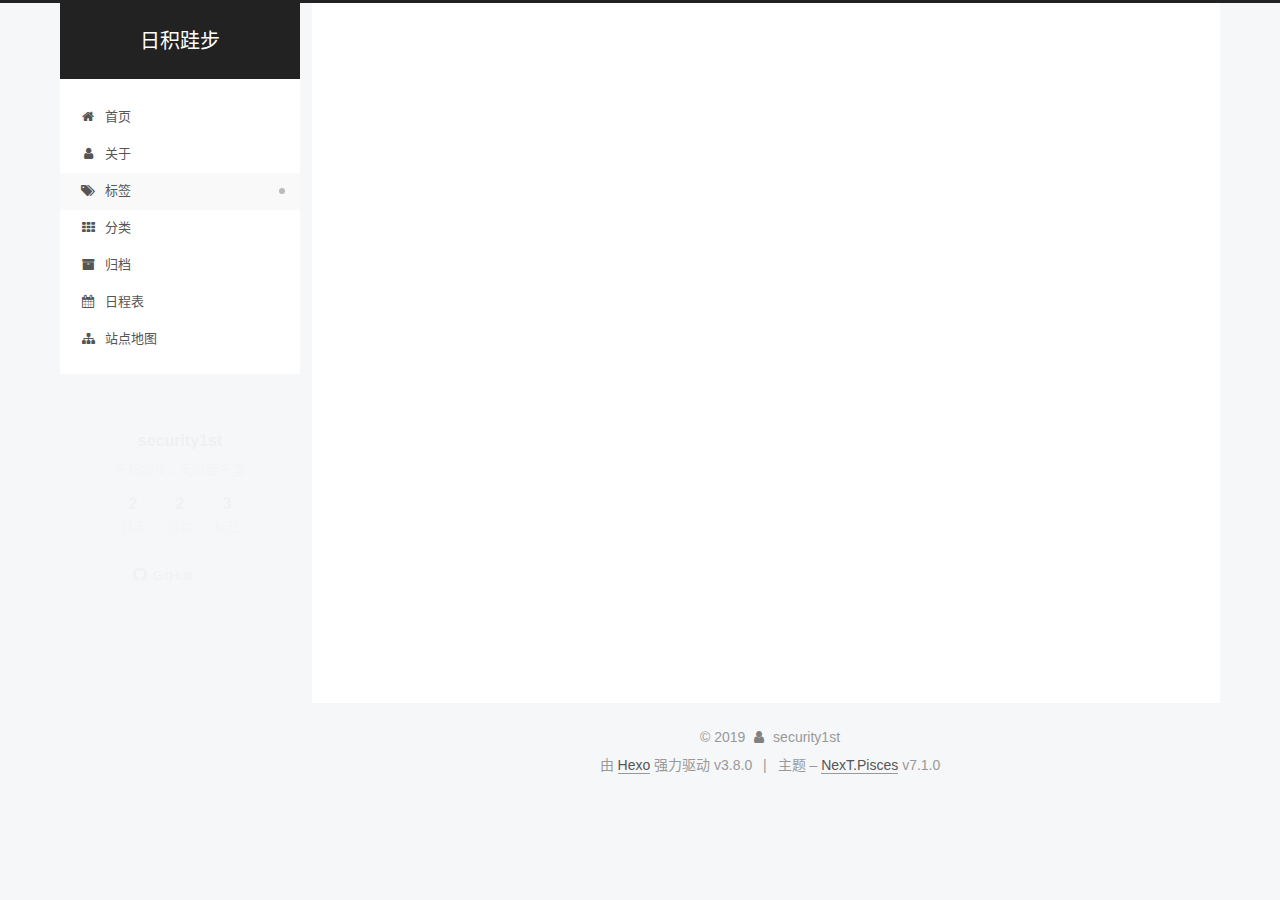
<file: tags/快捷键/index.html>
<!DOCTYPE html>












  


<html class="theme-next pisces use-motion" lang="zh-CN">
<head><meta name="generator" content="Hexo 3.8.0">
  <meta charset="UTF-8">
<meta http-equiv="X-UA-Compatible" content="IE=edge">
<meta name="viewport" content="width=device-width, initial-scale=1, maximum-scale=2">
<meta name="theme-color" content="#222">
























<link rel="stylesheet" href="/lib/font-awesome/css/font-awesome.min.css?v=4.6.2">

<link rel="stylesheet" href="/css/main.css?v=7.1.0">


  <link rel="apple-touch-icon" sizes="180x180" href="/images/apple-touch-icon-next.png?v=7.1.0">


  <link rel="icon" type="image/png" sizes="32x32" href="/images/favicon-32x32-next.png?v=7.1.0">


  <link rel="icon" type="image/png" sizes="16x16" href="/images/favicon-16x16-next.png?v=7.1.0">


  <link rel="mask-icon" href="/images/logo.svg?v=7.1.0" color="#222">







<script id="hexo.configurations">
  var NexT = window.NexT || {};
  var CONFIG = {
    root: '/',
    scheme: 'Pisces',
    version: '7.1.0',
    sidebar: {"position":"left","display":"post","offset":12,"onmobile":false,"dimmer":false},
    back2top: true,
    back2top_sidebar: false,
    fancybox: false,
    fastclick: false,
    lazyload: false,
    tabs: true,
    motion: {"enable":true,"async":false,"transition":{"post_block":"fadeIn","post_header":"slideDownIn","post_body":"slideDownIn","coll_header":"slideLeftIn","sidebar":"slideUpIn"}},
    algolia: {
      applicationID: '',
      apiKey: '',
      indexName: '',
      hits: {"per_page":10},
      labels: {"input_placeholder":"Search for Posts","hits_empty":"We didn't find any results for the search: ${query}","hits_stats":"${hits} results found in ${time} ms"}
    }
  };
</script>


  




  <meta name="description" content="不积跬步，无以至千里">
<meta property="og:type" content="website">
<meta property="og:title" content="日积跬步">
<meta property="og:url" content="http://yoursite.com/tags/快捷键/index.html">
<meta property="og:site_name" content="日积跬步">
<meta property="og:description" content="不积跬步，无以至千里">
<meta property="og:locale" content="zh-CN">
<meta name="twitter:card" content="summary">
<meta name="twitter:title" content="日积跬步">
<meta name="twitter:description" content="不积跬步，无以至千里">





  
  
  <link rel="canonical" href="http://yoursite.com/tags/快捷键/">



<script id="page.configurations">
  CONFIG.page = {
    sidebar: "",
  };
</script>

  <title>标签: 快捷键 | 日积跬步</title>
  












  <noscript>
  <style>
  .use-motion .motion-element,
  .use-motion .brand,
  .use-motion .menu-item,
  .sidebar-inner,
  .use-motion .post-block,
  .use-motion .pagination,
  .use-motion .comments,
  .use-motion .post-header,
  .use-motion .post-body,
  .use-motion .collection-title { opacity: initial; }

  .use-motion .logo,
  .use-motion .site-title,
  .use-motion .site-subtitle {
    opacity: initial;
    top: initial;
  }

  .use-motion .logo-line-before i { left: initial; }
  .use-motion .logo-line-after i { right: initial; }
  </style>
</noscript>

</head>

<body itemscope itemtype="http://schema.org/WebPage" lang="zh-CN">

  
  
    
  

  <div class="container sidebar-position-left ">
    <div class="headband"></div>

    <header id="header" class="header" itemscope itemtype="http://schema.org/WPHeader">
      <div class="header-inner"><div class="site-brand-wrapper">
  <div class="site-meta">
    

    <div class="custom-logo-site-title">
      <a href="/" class="brand" rel="start">
        <span class="logo-line-before"><i></i></span>
        <span class="site-title">日积跬步</span>
        <span class="logo-line-after"><i></i></span>
      </a>
    </div>
    
    
  </div>

  <div class="site-nav-toggle">
    <button aria-label="切换导航栏">
      <span class="btn-bar"></span>
      <span class="btn-bar"></span>
      <span class="btn-bar"></span>
    </button>
  </div>
</div>



<nav class="site-nav">
  
    <ul id="menu" class="menu">
      
        
        
        
          
          <li class="menu-item menu-item-home">

    
    
    
      
    

    

    <a href="/" rel="section"><i class="menu-item-icon fa fa-fw fa-home"></i> <br>首页</a>

  </li>
        
        
        
          
          <li class="menu-item menu-item-about">

    
    
    
      
    

    

    <a href="/about/" rel="section"><i class="menu-item-icon fa fa-fw fa-user"></i> <br>关于</a>

  </li>
        
        
        
          
          <li class="menu-item menu-item-tags menu-item-active">

    
    
    
      
    

    

    <a href="/tags/" rel="section"><i class="menu-item-icon fa fa-fw fa-tags"></i> <br>标签</a>

  </li>
        
        
        
          
          <li class="menu-item menu-item-categories">

    
    
    
      
    

    

    <a href="/categories/" rel="section"><i class="menu-item-icon fa fa-fw fa-th"></i> <br>分类</a>

  </li>
        
        
        
          
          <li class="menu-item menu-item-archives">

    
    
    
      
    

    

    <a href="/archives/" rel="section"><i class="menu-item-icon fa fa-fw fa-archive"></i> <br>归档</a>

  </li>
        
        
        
          
          <li class="menu-item menu-item-schedule">

    
    
    
      
    

    

    <a href="/schedule/" rel="section"><i class="menu-item-icon fa fa-fw fa-calendar"></i> <br>日程表</a>

  </li>
        
        
        
          
          <li class="menu-item menu-item-sitemap">

    
    
    
      
    

    

    <a href="/sitemap.xml" rel="section"><i class="menu-item-icon fa fa-fw fa-sitemap"></i> <br>站点地图</a>

  </li>

      
      
    </ul>
  

  

  
</nav>



  



</div>
    </header>

    


    <main id="main" class="main">
      <div class="main-inner">
        <div class="content-wrap">
          
            

    
    
      
      
    
      
      
    
      
      
    
      
      
    
      
      
    
      
      
    
      
      
    
    

  


          
          <div id="content" class="content">
            

  
  
  
  <div class="post-block tag">

    <div id="posts" class="posts-collapse">
      <div class="collection-title">
        <h1>快捷键<small>标签</small>
        </h1>
      </div>

      
        

  <article class="post post-type-normal" itemscope itemtype="http://schema.org/Article">
    <header class="post-header">

      <h2 class="post-title">
        
          <a class="post-title-link" href="/2019/04/23/Mac下命令行的高效操作/" itemprop="url">
            
              <span itemprop="name">Mac下命令行的高效操作</span>
            
          </a>
        
      </h2>

      <div class="post-meta">
        <time class="post-time" itemprop="dateCreated" datetime="2019-04-23T21:13:03+08:00" content="2019-04-23">
          04-23
        </time>
      </div>

    </header>
  </article>


      
    </div>

  </div>
  
  
  

  



          </div>
          

        </div>
        
          
  
  <div class="sidebar-toggle">
    <div class="sidebar-toggle-line-wrap">
      <span class="sidebar-toggle-line sidebar-toggle-line-first"></span>
      <span class="sidebar-toggle-line sidebar-toggle-line-middle"></span>
      <span class="sidebar-toggle-line sidebar-toggle-line-last"></span>
    </div>
  </div>

  <aside id="sidebar" class="sidebar">
    <div class="sidebar-inner">

      

      

      <div class="site-overview-wrap sidebar-panel sidebar-panel-active">
        <div class="site-overview">
          <div class="site-author motion-element" itemprop="author" itemscope itemtype="http://schema.org/Person">
            
              <p class="site-author-name" itemprop="name">security1st</p>
              <div class="site-description motion-element" itemprop="description">不积跬步，无以至千里</div>
          </div>

          
            <nav class="site-state motion-element">
              
                <div class="site-state-item site-state-posts">
                
                  <a href="/archives/">
                
                    <span class="site-state-item-count">2</span>
                    <span class="site-state-item-name">日志</span>
                  </a>
                </div>
              

              
                
                
                <div class="site-state-item site-state-categories">
                  
                    
                      <a href="/categories/">
                    
                  
                    
                    
                      
                    
                      
                    
                    <span class="site-state-item-count">2</span>
                    <span class="site-state-item-name">分类</span>
                  </a>
                </div>
              

              
                
                
                <div class="site-state-item site-state-tags">
                  
                    
                      <a href="/tags/">
                    
                  
                    
                    
                      
                    
                      
                    
                      
                    
                    <span class="site-state-item-count">3</span>
                    <span class="site-state-item-name">标签</span>
                  </a>
                </div>
              
            </nav>
          

          

          

          
            <div class="links-of-author motion-element">
              
                <span class="links-of-author-item">
                  
                  
                    
                  
                  
                    
                  
                  <a href="https://github.com/security1st" title="GitHub &rarr; https://github.com/security1st" rel="noopener" target="_blank"><i class="fa fa-fw fa-github"></i>GitHub</a>
                </span>
              
            </div>
          

          

          
          

          
            
          
          

        </div>
      </div>

      

      

    </div>
  </aside>
  


        
      </div>
    </main>

    <footer id="footer" class="footer">
      <div class="footer-inner">
        <div class="copyright">&copy; <span itemprop="copyrightYear">2019</span>
  <span class="with-love" id="animate">
    <i class="fa fa-user"></i>
  </span>
  <span class="author" itemprop="copyrightHolder">security1st</span>

  

  
</div>


  <div class="powered-by">由 <a href="https://hexo.io" class="theme-link" rel="noopener" target="_blank">Hexo</a> 强力驱动 v3.8.0</div>



  <span class="post-meta-divider">|</span>



  <div class="theme-info">主题 – <a href="https://theme-next.org" class="theme-link" rel="noopener" target="_blank">NexT.Pisces</a> v7.1.0</div>




        








        
      </div>
    </footer>

    
      <div class="back-to-top">
        <i class="fa fa-arrow-up"></i>
        
      </div>
    

    

    

    
  </div>

  

<script>
  if (Object.prototype.toString.call(window.Promise) !== '[object Function]') {
    window.Promise = null;
  }
</script>


























  
  <script src="/lib/jquery/index.js?v=2.1.3"></script>

  
  <script src="/lib/velocity/velocity.min.js?v=1.2.1"></script>

  
  <script src="/lib/velocity/velocity.ui.min.js?v=1.2.1"></script>


  


  <script src="/js/utils.js?v=7.1.0"></script>

  <script src="/js/motion.js?v=7.1.0"></script>



  
  


  <script src="/js/affix.js?v=7.1.0"></script>

  <script src="/js/schemes/pisces.js?v=7.1.0"></script>



  

  


  <script src="/js/next-boot.js?v=7.1.0"></script>


  

  

  

  



  




  

  

  

  

  

  

  

  

  

  

  

  

  

  

</body>
</html>
</file>
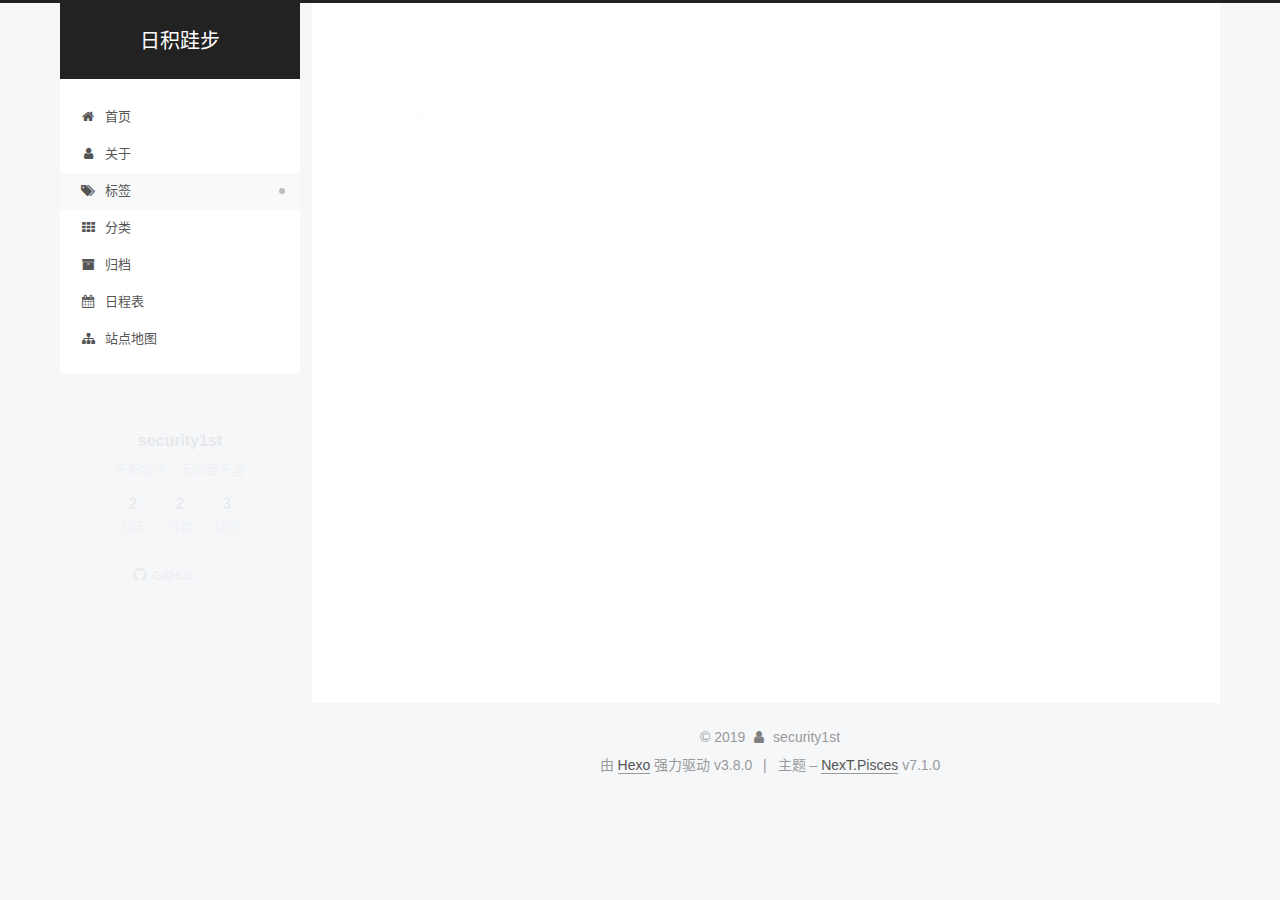
<file: tags/教程/index.html>
<!DOCTYPE html>












  


<html class="theme-next pisces use-motion" lang="zh-CN">
<head><meta name="generator" content="Hexo 3.8.0">
  <meta charset="UTF-8">
<meta http-equiv="X-UA-Compatible" content="IE=edge">
<meta name="viewport" content="width=device-width, initial-scale=1, maximum-scale=2">
<meta name="theme-color" content="#222">
























<link rel="stylesheet" href="/lib/font-awesome/css/font-awesome.min.css?v=4.6.2">

<link rel="stylesheet" href="/css/main.css?v=7.1.0">


  <link rel="apple-touch-icon" sizes="180x180" href="/images/apple-touch-icon-next.png?v=7.1.0">


  <link rel="icon" type="image/png" sizes="32x32" href="/images/favicon-32x32-next.png?v=7.1.0">


  <link rel="icon" type="image/png" sizes="16x16" href="/images/favicon-16x16-next.png?v=7.1.0">


  <link rel="mask-icon" href="/images/logo.svg?v=7.1.0" color="#222">







<script id="hexo.configurations">
  var NexT = window.NexT || {};
  var CONFIG = {
    root: '/',
    scheme: 'Pisces',
    version: '7.1.0',
    sidebar: {"position":"left","display":"post","offset":12,"onmobile":false,"dimmer":false},
    back2top: true,
    back2top_sidebar: false,
    fancybox: false,
    fastclick: false,
    lazyload: false,
    tabs: true,
    motion: {"enable":true,"async":false,"transition":{"post_block":"fadeIn","post_header":"slideDownIn","post_body":"slideDownIn","coll_header":"slideLeftIn","sidebar":"slideUpIn"}},
    algolia: {
      applicationID: '',
      apiKey: '',
      indexName: '',
      hits: {"per_page":10},
      labels: {"input_placeholder":"Search for Posts","hits_empty":"We didn't find any results for the search: ${query}","hits_stats":"${hits} results found in ${time} ms"}
    }
  };
</script>


  




  <meta name="description" content="不积跬步，无以至千里">
<meta property="og:type" content="website">
<meta property="og:title" content="日积跬步">
<meta property="og:url" content="http://yoursite.com/tags/教程/index.html">
<meta property="og:site_name" content="日积跬步">
<meta property="og:description" content="不积跬步，无以至千里">
<meta property="og:locale" content="zh-CN">
<meta name="twitter:card" content="summary">
<meta name="twitter:title" content="日积跬步">
<meta name="twitter:description" content="不积跬步，无以至千里">





  
  
  <link rel="canonical" href="http://yoursite.com/tags/教程/">



<script id="page.configurations">
  CONFIG.page = {
    sidebar: "",
  };
</script>

  <title>标签: 教程 | 日积跬步</title>
  












  <noscript>
  <style>
  .use-motion .motion-element,
  .use-motion .brand,
  .use-motion .menu-item,
  .sidebar-inner,
  .use-motion .post-block,
  .use-motion .pagination,
  .use-motion .comments,
  .use-motion .post-header,
  .use-motion .post-body,
  .use-motion .collection-title { opacity: initial; }

  .use-motion .logo,
  .use-motion .site-title,
  .use-motion .site-subtitle {
    opacity: initial;
    top: initial;
  }

  .use-motion .logo-line-before i { left: initial; }
  .use-motion .logo-line-after i { right: initial; }
  </style>
</noscript>

</head>

<body itemscope itemtype="http://schema.org/WebPage" lang="zh-CN">

  
  
    
  

  <div class="container sidebar-position-left ">
    <div class="headband"></div>

    <header id="header" class="header" itemscope itemtype="http://schema.org/WPHeader">
      <div class="header-inner"><div class="site-brand-wrapper">
  <div class="site-meta">
    

    <div class="custom-logo-site-title">
      <a href="/" class="brand" rel="start">
        <span class="logo-line-before"><i></i></span>
        <span class="site-title">日积跬步</span>
        <span class="logo-line-after"><i></i></span>
      </a>
    </div>
    
    
  </div>

  <div class="site-nav-toggle">
    <button aria-label="切换导航栏">
      <span class="btn-bar"></span>
      <span class="btn-bar"></span>
      <span class="btn-bar"></span>
    </button>
  </div>
</div>



<nav class="site-nav">
  
    <ul id="menu" class="menu">
      
        
        
        
          
          <li class="menu-item menu-item-home">

    
    
    
      
    

    

    <a href="/" rel="section"><i class="menu-item-icon fa fa-fw fa-home"></i> <br>首页</a>

  </li>
        
        
        
          
          <li class="menu-item menu-item-about">

    
    
    
      
    

    

    <a href="/about/" rel="section"><i class="menu-item-icon fa fa-fw fa-user"></i> <br>关于</a>

  </li>
        
        
        
          
          <li class="menu-item menu-item-tags menu-item-active">

    
    
    
      
    

    

    <a href="/tags/" rel="section"><i class="menu-item-icon fa fa-fw fa-tags"></i> <br>标签</a>

  </li>
        
        
        
          
          <li class="menu-item menu-item-categories">

    
    
    
      
    

    

    <a href="/categories/" rel="section"><i class="menu-item-icon fa fa-fw fa-th"></i> <br>分类</a>

  </li>
        
        
        
          
          <li class="menu-item menu-item-archives">

    
    
    
      
    

    

    <a href="/archives/" rel="section"><i class="menu-item-icon fa fa-fw fa-archive"></i> <br>归档</a>

  </li>
        
        
        
          
          <li class="menu-item menu-item-schedule">

    
    
    
      
    

    

    <a href="/schedule/" rel="section"><i class="menu-item-icon fa fa-fw fa-calendar"></i> <br>日程表</a>

  </li>
        
        
        
          
          <li class="menu-item menu-item-sitemap">

    
    
    
      
    

    

    <a href="/sitemap.xml" rel="section"><i class="menu-item-icon fa fa-fw fa-sitemap"></i> <br>站点地图</a>

  </li>

      
      
    </ul>
  

  

  
</nav>



  



</div>
    </header>

    


    <main id="main" class="main">
      <div class="main-inner">
        <div class="content-wrap">
          
            

    
    
      
      
    
      
      
    
      
      
    
      
      
    
      
      
    
      
      
    
      
      
    
    

  


          
          <div id="content" class="content">
            

  
  
  
  <div class="post-block tag">

    <div id="posts" class="posts-collapse">
      <div class="collection-title">
        <h1>教程<small>标签</small>
        </h1>
      </div>

      
        

  <article class="post post-type-normal" itemscope itemtype="http://schema.org/Article">
    <header class="post-header">

      <h2 class="post-title">
        
          <a class="post-title-link" href="/2019/04/22/hello-world/" itemprop="url">
            
              <span itemprop="name">Hello World</span>
            
          </a>
        
      </h2>

      <div class="post-meta">
        <time class="post-time" itemprop="dateCreated" datetime="2019-04-22T10:58:14+08:00" content="2019-04-22">
          04-22
        </time>
      </div>

    </header>
  </article>


      
    </div>

  </div>
  
  
  

  



          </div>
          

        </div>
        
          
  
  <div class="sidebar-toggle">
    <div class="sidebar-toggle-line-wrap">
      <span class="sidebar-toggle-line sidebar-toggle-line-first"></span>
      <span class="sidebar-toggle-line sidebar-toggle-line-middle"></span>
      <span class="sidebar-toggle-line sidebar-toggle-line-last"></span>
    </div>
  </div>

  <aside id="sidebar" class="sidebar">
    <div class="sidebar-inner">

      

      

      <div class="site-overview-wrap sidebar-panel sidebar-panel-active">
        <div class="site-overview">
          <div class="site-author motion-element" itemprop="author" itemscope itemtype="http://schema.org/Person">
            
              <p class="site-author-name" itemprop="name">security1st</p>
              <div class="site-description motion-element" itemprop="description">不积跬步，无以至千里</div>
          </div>

          
            <nav class="site-state motion-element">
              
                <div class="site-state-item site-state-posts">
                
                  <a href="/archives/">
                
                    <span class="site-state-item-count">2</span>
                    <span class="site-state-item-name">日志</span>
                  </a>
                </div>
              

              
                
                
                <div class="site-state-item site-state-categories">
                  
                    
                      <a href="/categories/">
                    
                  
                    
                    
                      
                    
                      
                    
                    <span class="site-state-item-count">2</span>
                    <span class="site-state-item-name">分类</span>
                  </a>
                </div>
              

              
                
                
                <div class="site-state-item site-state-tags">
                  
                    
                      <a href="/tags/">
                    
                  
                    
                    
                      
                    
                      
                    
                      
                    
                    <span class="site-state-item-count">3</span>
                    <span class="site-state-item-name">标签</span>
                  </a>
                </div>
              
            </nav>
          

          

          

          
            <div class="links-of-author motion-element">
              
                <span class="links-of-author-item">
                  
                  
                    
                  
                  
                    
                  
                  <a href="https://github.com/security1st" title="GitHub &rarr; https://github.com/security1st" rel="noopener" target="_blank"><i class="fa fa-fw fa-github"></i>GitHub</a>
                </span>
              
            </div>
          

          

          
          

          
            
          
          

        </div>
      </div>

      

      

    </div>
  </aside>
  


        
      </div>
    </main>

    <footer id="footer" class="footer">
      <div class="footer-inner">
        <div class="copyright">&copy; <span itemprop="copyrightYear">2019</span>
  <span class="with-love" id="animate">
    <i class="fa fa-user"></i>
  </span>
  <span class="author" itemprop="copyrightHolder">security1st</span>

  

  
</div>


  <div class="powered-by">由 <a href="https://hexo.io" class="theme-link" rel="noopener" target="_blank">Hexo</a> 强力驱动 v3.8.0</div>



  <span class="post-meta-divider">|</span>



  <div class="theme-info">主题 – <a href="https://theme-next.org" class="theme-link" rel="noopener" target="_blank">NexT.Pisces</a> v7.1.0</div>




        








        
      </div>
    </footer>

    
      <div class="back-to-top">
        <i class="fa fa-arrow-up"></i>
        
      </div>
    

    

    

    
  </div>

  

<script>
  if (Object.prototype.toString.call(window.Promise) !== '[object Function]') {
    window.Promise = null;
  }
</script>


























  
  <script src="/lib/jquery/index.js?v=2.1.3"></script>

  
  <script src="/lib/velocity/velocity.min.js?v=1.2.1"></script>

  
  <script src="/lib/velocity/velocity.ui.min.js?v=1.2.1"></script>


  


  <script src="/js/utils.js?v=7.1.0"></script>

  <script src="/js/motion.js?v=7.1.0"></script>



  
  


  <script src="/js/affix.js?v=7.1.0"></script>

  <script src="/js/schemes/pisces.js?v=7.1.0"></script>



  

  


  <script src="/js/next-boot.js?v=7.1.0"></script>


  

  

  

  



  




  

  

  

  

  

  

  

  

  

  

  

  

  

  

</body>
</html>
</file>
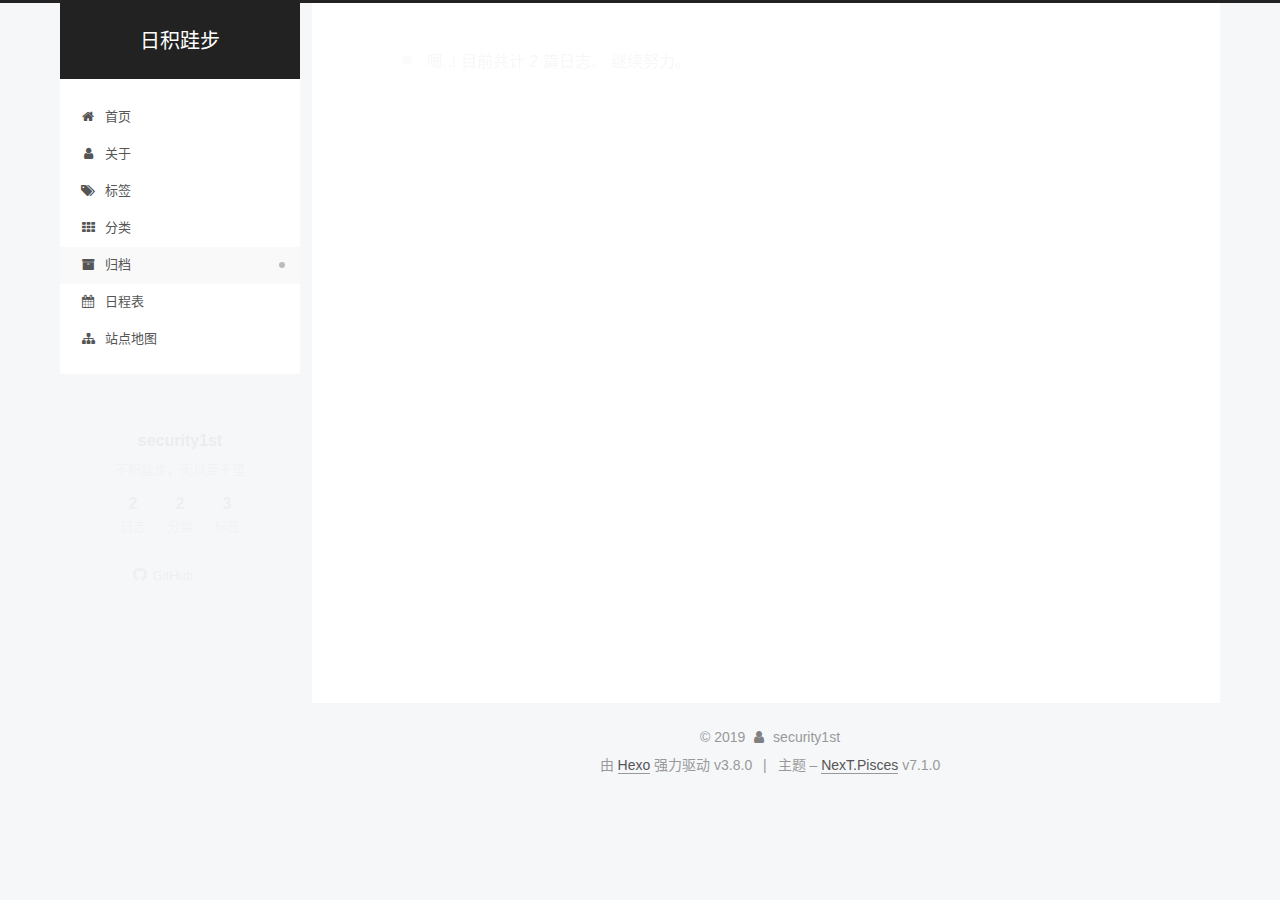
<file: archives/2019/04/index.html>
<!DOCTYPE html>












  


<html class="theme-next pisces use-motion" lang="zh-CN">
<head><meta name="generator" content="Hexo 3.8.0">
  <meta charset="UTF-8">
<meta http-equiv="X-UA-Compatible" content="IE=edge">
<meta name="viewport" content="width=device-width, initial-scale=1, maximum-scale=2">
<meta name="theme-color" content="#222">
























<link rel="stylesheet" href="/lib/font-awesome/css/font-awesome.min.css?v=4.6.2">

<link rel="stylesheet" href="/css/main.css?v=7.1.0">


  <link rel="apple-touch-icon" sizes="180x180" href="/images/apple-touch-icon-next.png?v=7.1.0">


  <link rel="icon" type="image/png" sizes="32x32" href="/images/favicon-32x32-next.png?v=7.1.0">


  <link rel="icon" type="image/png" sizes="16x16" href="/images/favicon-16x16-next.png?v=7.1.0">


  <link rel="mask-icon" href="/images/logo.svg?v=7.1.0" color="#222">







<script id="hexo.configurations">
  var NexT = window.NexT || {};
  var CONFIG = {
    root: '/',
    scheme: 'Pisces',
    version: '7.1.0',
    sidebar: {"position":"left","display":"post","offset":12,"onmobile":false,"dimmer":false},
    back2top: true,
    back2top_sidebar: false,
    fancybox: false,
    fastclick: false,
    lazyload: false,
    tabs: true,
    motion: {"enable":true,"async":false,"transition":{"post_block":"fadeIn","post_header":"slideDownIn","post_body":"slideDownIn","coll_header":"slideLeftIn","sidebar":"slideUpIn"}},
    algolia: {
      applicationID: '',
      apiKey: '',
      indexName: '',
      hits: {"per_page":10},
      labels: {"input_placeholder":"Search for Posts","hits_empty":"We didn't find any results for the search: ${query}","hits_stats":"${hits} results found in ${time} ms"}
    }
  };
</script>


  




  <meta name="description" content="不积跬步，无以至千里">
<meta property="og:type" content="website">
<meta property="og:title" content="日积跬步">
<meta property="og:url" content="http://yoursite.com/archives/2019/04/index.html">
<meta property="og:site_name" content="日积跬步">
<meta property="og:description" content="不积跬步，无以至千里">
<meta property="og:locale" content="zh-CN">
<meta name="twitter:card" content="summary">
<meta name="twitter:title" content="日积跬步">
<meta name="twitter:description" content="不积跬步，无以至千里">





  
  
  <link rel="canonical" href="http://yoursite.com/archives/2019/04/">



<script id="page.configurations">
  CONFIG.page = {
    sidebar: "",
  };
</script>

  <title>归档 | 日积跬步</title>
  












  <noscript>
  <style>
  .use-motion .motion-element,
  .use-motion .brand,
  .use-motion .menu-item,
  .sidebar-inner,
  .use-motion .post-block,
  .use-motion .pagination,
  .use-motion .comments,
  .use-motion .post-header,
  .use-motion .post-body,
  .use-motion .collection-title { opacity: initial; }

  .use-motion .logo,
  .use-motion .site-title,
  .use-motion .site-subtitle {
    opacity: initial;
    top: initial;
  }

  .use-motion .logo-line-before i { left: initial; }
  .use-motion .logo-line-after i { right: initial; }
  </style>
</noscript>

</head>

<body itemscope itemtype="http://schema.org/WebPage" lang="zh-CN">

  
  
    
  

  <div class="container sidebar-position-left page-archive">
    <div class="headband"></div>

    <header id="header" class="header" itemscope itemtype="http://schema.org/WPHeader">
      <div class="header-inner"><div class="site-brand-wrapper">
  <div class="site-meta">
    

    <div class="custom-logo-site-title">
      <a href="/" class="brand" rel="start">
        <span class="logo-line-before"><i></i></span>
        <span class="site-title">日积跬步</span>
        <span class="logo-line-after"><i></i></span>
      </a>
    </div>
    
    
  </div>

  <div class="site-nav-toggle">
    <button aria-label="切换导航栏">
      <span class="btn-bar"></span>
      <span class="btn-bar"></span>
      <span class="btn-bar"></span>
    </button>
  </div>
</div>



<nav class="site-nav">
  
    <ul id="menu" class="menu">
      
        
        
        
          
          <li class="menu-item menu-item-home">

    
    
    
      
    

    

    <a href="/" rel="section"><i class="menu-item-icon fa fa-fw fa-home"></i> <br>首页</a>

  </li>
        
        
        
          
          <li class="menu-item menu-item-about">

    
    
    
      
    

    

    <a href="/about/" rel="section"><i class="menu-item-icon fa fa-fw fa-user"></i> <br>关于</a>

  </li>
        
        
        
          
          <li class="menu-item menu-item-tags">

    
    
    
      
    

    

    <a href="/tags/" rel="section"><i class="menu-item-icon fa fa-fw fa-tags"></i> <br>标签</a>

  </li>
        
        
        
          
          <li class="menu-item menu-item-categories">

    
    
    
      
    

    

    <a href="/categories/" rel="section"><i class="menu-item-icon fa fa-fw fa-th"></i> <br>分类</a>

  </li>
        
        
        
          
          <li class="menu-item menu-item-archives menu-item-active">

    
    
    
      
    

    

    <a href="/archives/" rel="section"><i class="menu-item-icon fa fa-fw fa-archive"></i> <br>归档</a>

  </li>
        
        
        
          
          <li class="menu-item menu-item-schedule">

    
    
    
      
    

    

    <a href="/schedule/" rel="section"><i class="menu-item-icon fa fa-fw fa-calendar"></i> <br>日程表</a>

  </li>
        
        
        
          
          <li class="menu-item menu-item-sitemap">

    
    
    
      
    

    

    <a href="/sitemap.xml" rel="section"><i class="menu-item-icon fa fa-fw fa-sitemap"></i> <br>站点地图</a>

  </li>

      
      
    </ul>
  

  

  
</nav>



  



</div>
    </header>

    


    <main id="main" class="main">
      <div class="main-inner">
        <div class="content-wrap">
          
            

    
    
      
      
    
      
      
    
      
      
    
      
      
    
      
      
    
      
      
    
      
      
    
    

  


          
          <div id="content" class="content">
            

  
  
  
  <div class="post-block archive">
    <div id="posts" class="posts-collapse">
      <span class="archive-move-on"></span>

      
      <span class="archive-page-counter">
        
        
        
          
        
        嗯..! 目前共计 2 篇日志。 继续努力。
      </span>
      

      

        
        
        

        
          
          <div class="collection-title">
            <h1 class="archive-year" id="archive-year-2019">2019</h1>
          </div>
        
        

        

  <article class="post post-type-normal" itemscope itemtype="http://schema.org/Article">
    <header class="post-header">

      <h2 class="post-title">
        
          <a class="post-title-link" href="/2019/04/23/Mac下命令行的高效操作/" itemprop="url">
            
              <span itemprop="name">Mac下命令行的高效操作</span>
            
          </a>
        
      </h2>

      <div class="post-meta">
        <time class="post-time" itemprop="dateCreated" datetime="2019-04-23T21:13:03+08:00" content="2019-04-23">
          04-23
        </time>
      </div>

    </header>
  </article>



      

        
        
        

        
        

        

  <article class="post post-type-normal" itemscope itemtype="http://schema.org/Article">
    <header class="post-header">

      <h2 class="post-title">
        
          <a class="post-title-link" href="/2019/04/22/hello-world/" itemprop="url">
            
              <span itemprop="name">Hello World</span>
            
          </a>
        
      </h2>

      <div class="post-meta">
        <time class="post-time" itemprop="dateCreated" datetime="2019-04-22T10:58:14+08:00" content="2019-04-22">
          04-22
        </time>
      </div>

    </header>
  </article>



      

    </div>
  </div>
  
  
  

  



          </div>
          

        </div>
        
          
  
  <div class="sidebar-toggle">
    <div class="sidebar-toggle-line-wrap">
      <span class="sidebar-toggle-line sidebar-toggle-line-first"></span>
      <span class="sidebar-toggle-line sidebar-toggle-line-middle"></span>
      <span class="sidebar-toggle-line sidebar-toggle-line-last"></span>
    </div>
  </div>

  <aside id="sidebar" class="sidebar">
    <div class="sidebar-inner">

      

      

      <div class="site-overview-wrap sidebar-panel sidebar-panel-active">
        <div class="site-overview">
          <div class="site-author motion-element" itemprop="author" itemscope itemtype="http://schema.org/Person">
            
              <p class="site-author-name" itemprop="name">security1st</p>
              <div class="site-description motion-element" itemprop="description">不积跬步，无以至千里</div>
          </div>

          
            <nav class="site-state motion-element">
              
                <div class="site-state-item site-state-posts">
                
                  <a href="/archives/">
                
                    <span class="site-state-item-count">2</span>
                    <span class="site-state-item-name">日志</span>
                  </a>
                </div>
              

              
                
                
                <div class="site-state-item site-state-categories">
                  
                    
                      <a href="/categories/">
                    
                  
                    
                    
                      
                    
                      
                    
                    <span class="site-state-item-count">2</span>
                    <span class="site-state-item-name">分类</span>
                  </a>
                </div>
              

              
                
                
                <div class="site-state-item site-state-tags">
                  
                    
                      <a href="/tags/">
                    
                  
                    
                    
                      
                    
                      
                    
                      
                    
                    <span class="site-state-item-count">3</span>
                    <span class="site-state-item-name">标签</span>
                  </a>
                </div>
              
            </nav>
          

          

          

          
            <div class="links-of-author motion-element">
              
                <span class="links-of-author-item">
                  
                  
                    
                  
                  
                    
                  
                  <a href="https://github.com/security1st" title="GitHub &rarr; https://github.com/security1st" rel="noopener" target="_blank"><i class="fa fa-fw fa-github"></i>GitHub</a>
                </span>
              
            </div>
          

          

          
          

          
            
          
          

        </div>
      </div>

      

      

    </div>
  </aside>
  


        
      </div>
    </main>

    <footer id="footer" class="footer">
      <div class="footer-inner">
        <div class="copyright">&copy; <span itemprop="copyrightYear">2019</span>
  <span class="with-love" id="animate">
    <i class="fa fa-user"></i>
  </span>
  <span class="author" itemprop="copyrightHolder">security1st</span>

  

  
</div>


  <div class="powered-by">由 <a href="https://hexo.io" class="theme-link" rel="noopener" target="_blank">Hexo</a> 强力驱动 v3.8.0</div>



  <span class="post-meta-divider">|</span>



  <div class="theme-info">主题 – <a href="https://theme-next.org" class="theme-link" rel="noopener" target="_blank">NexT.Pisces</a> v7.1.0</div>




        








        
      </div>
    </footer>

    
      <div class="back-to-top">
        <i class="fa fa-arrow-up"></i>
        
      </div>
    

    

    

    
  </div>

  

<script>
  if (Object.prototype.toString.call(window.Promise) !== '[object Function]') {
    window.Promise = null;
  }
</script>


























  
  <script src="/lib/jquery/index.js?v=2.1.3"></script>

  
  <script src="/lib/velocity/velocity.min.js?v=1.2.1"></script>

  
  <script src="/lib/velocity/velocity.ui.min.js?v=1.2.1"></script>


  


  <script src="/js/utils.js?v=7.1.0"></script>

  <script src="/js/motion.js?v=7.1.0"></script>



  
  


  <script src="/js/affix.js?v=7.1.0"></script>

  <script src="/js/schemes/pisces.js?v=7.1.0"></script>



  

  


  <script src="/js/next-boot.js?v=7.1.0"></script>


  

  

  

  



  




  

  

  

  

  

  

  

  

  

  

  

  

  

  

</body>
</html>
</file>
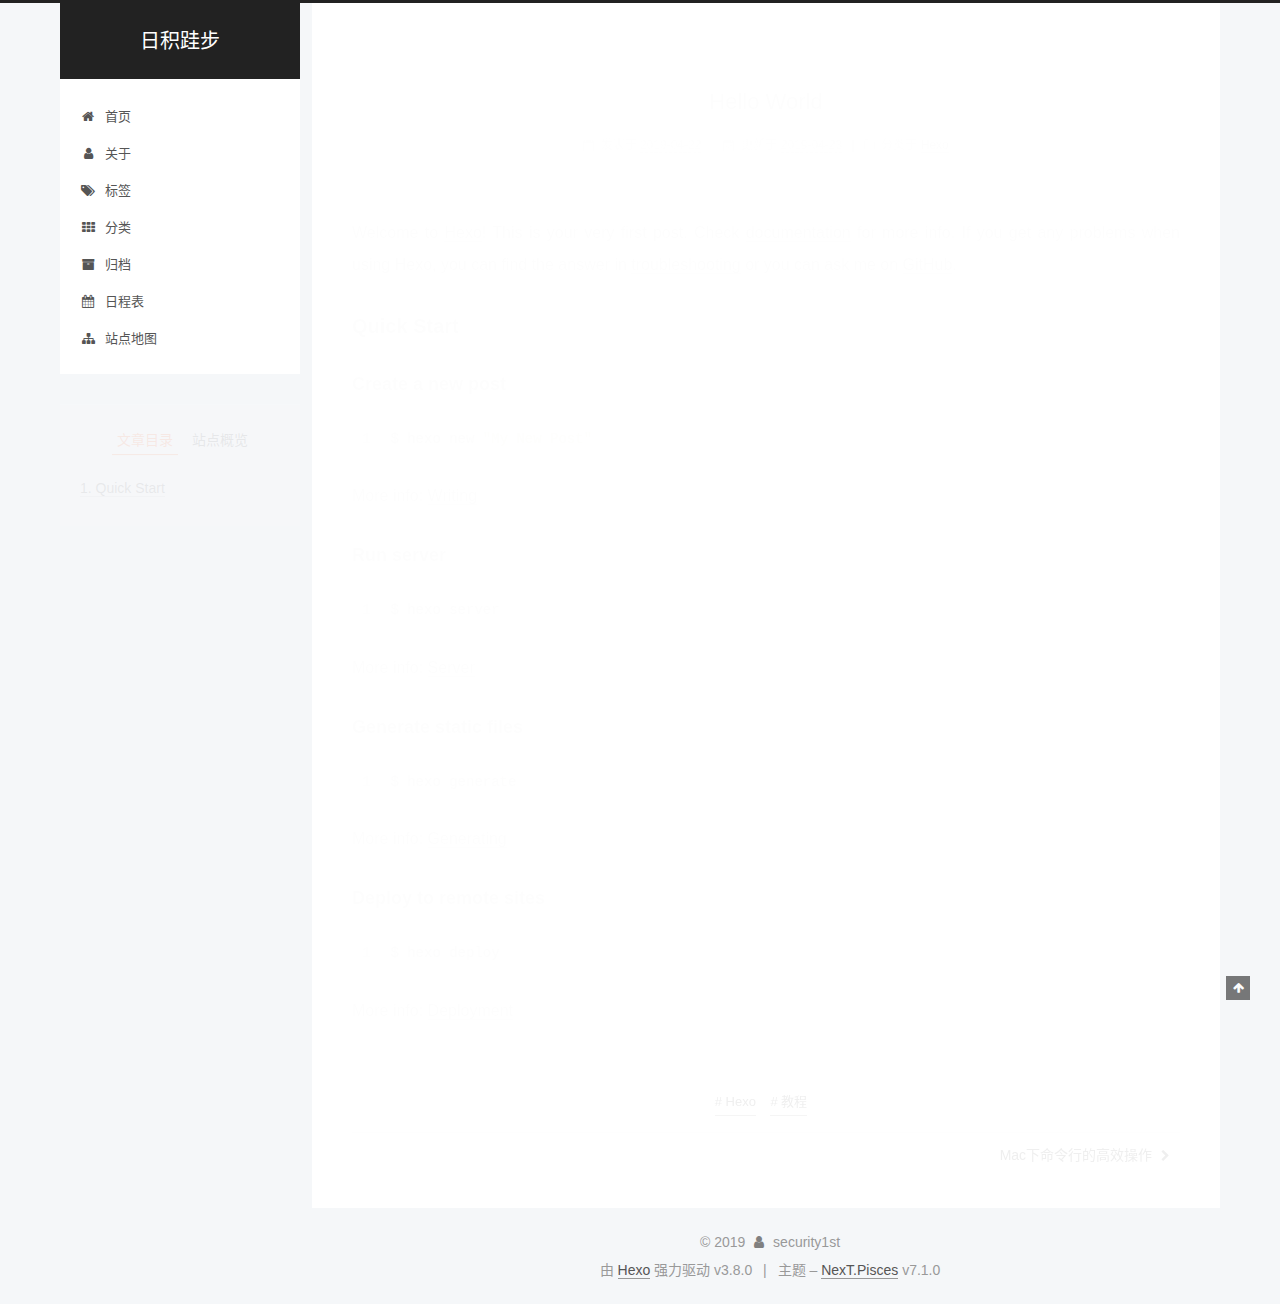
<file: 2019/04/22/hello-world/index.html>
<!DOCTYPE html>












  


<html class="theme-next pisces use-motion" lang="zh-CN">
<head><meta name="generator" content="Hexo 3.8.0">
  <meta charset="UTF-8">
<meta http-equiv="X-UA-Compatible" content="IE=edge">
<meta name="viewport" content="width=device-width, initial-scale=1, maximum-scale=2">
<meta name="theme-color" content="#222">
























<link rel="stylesheet" href="/lib/font-awesome/css/font-awesome.min.css?v=4.6.2">

<link rel="stylesheet" href="/css/main.css?v=7.1.0">


  <link rel="apple-touch-icon" sizes="180x180" href="/images/apple-touch-icon-next.png?v=7.1.0">


  <link rel="icon" type="image/png" sizes="32x32" href="/images/favicon-32x32-next.png?v=7.1.0">


  <link rel="icon" type="image/png" sizes="16x16" href="/images/favicon-16x16-next.png?v=7.1.0">


  <link rel="mask-icon" href="/images/logo.svg?v=7.1.0" color="#222">







<script id="hexo.configurations">
  var NexT = window.NexT || {};
  var CONFIG = {
    root: '/',
    scheme: 'Pisces',
    version: '7.1.0',
    sidebar: {"position":"left","display":"post","offset":12,"onmobile":false,"dimmer":false},
    back2top: true,
    back2top_sidebar: false,
    fancybox: false,
    fastclick: false,
    lazyload: false,
    tabs: true,
    motion: {"enable":true,"async":false,"transition":{"post_block":"fadeIn","post_header":"slideDownIn","post_body":"slideDownIn","coll_header":"slideLeftIn","sidebar":"slideUpIn"}},
    algolia: {
      applicationID: '',
      apiKey: '',
      indexName: '',
      hits: {"per_page":10},
      labels: {"input_placeholder":"Search for Posts","hits_empty":"We didn't find any results for the search: ${query}","hits_stats":"${hits} results found in ${time} ms"}
    }
  };
</script>


  




  <meta name="description" content="Welcome to Hexo! This is your very first post. Check documentation for more info. If you get any problems when using Hexo, you can find the answer in troubleshooting or you can ask me on GitHub. Quick">
<meta name="keywords" content="Hexo,教程">
<meta property="og:type" content="article">
<meta property="og:title" content="Hello World">
<meta property="og:url" content="http://yoursite.com/2019/04/22/hello-world/index.html">
<meta property="og:site_name" content="日积跬步">
<meta property="og:description" content="Welcome to Hexo! This is your very first post. Check documentation for more info. If you get any problems when using Hexo, you can find the answer in troubleshooting or you can ask me on GitHub. Quick">
<meta property="og:locale" content="zh-CN">
<meta property="og:updated_time" content="2019-04-23T15:26:07.118Z">
<meta name="twitter:card" content="summary">
<meta name="twitter:title" content="Hello World">
<meta name="twitter:description" content="Welcome to Hexo! This is your very first post. Check documentation for more info. If you get any problems when using Hexo, you can find the answer in troubleshooting or you can ask me on GitHub. Quick">





  
  
  <link rel="canonical" href="http://yoursite.com/2019/04/22/hello-world/">



<script id="page.configurations">
  CONFIG.page = {
    sidebar: "",
  };
</script>

  <title>Hello World | 日积跬步</title>
  












  <noscript>
  <style>
  .use-motion .motion-element,
  .use-motion .brand,
  .use-motion .menu-item,
  .sidebar-inner,
  .use-motion .post-block,
  .use-motion .pagination,
  .use-motion .comments,
  .use-motion .post-header,
  .use-motion .post-body,
  .use-motion .collection-title { opacity: initial; }

  .use-motion .logo,
  .use-motion .site-title,
  .use-motion .site-subtitle {
    opacity: initial;
    top: initial;
  }

  .use-motion .logo-line-before i { left: initial; }
  .use-motion .logo-line-after i { right: initial; }
  </style>
</noscript>

</head>

<body itemscope itemtype="http://schema.org/WebPage" lang="zh-CN">

  
  
    
  

  <div class="container sidebar-position-left page-post-detail">
    <div class="headband"></div>

    <header id="header" class="header" itemscope itemtype="http://schema.org/WPHeader">
      <div class="header-inner"><div class="site-brand-wrapper">
  <div class="site-meta">
    

    <div class="custom-logo-site-title">
      <a href="/" class="brand" rel="start">
        <span class="logo-line-before"><i></i></span>
        <span class="site-title">日积跬步</span>
        <span class="logo-line-after"><i></i></span>
      </a>
    </div>
    
    
  </div>

  <div class="site-nav-toggle">
    <button aria-label="切换导航栏">
      <span class="btn-bar"></span>
      <span class="btn-bar"></span>
      <span class="btn-bar"></span>
    </button>
  </div>
</div>



<nav class="site-nav">
  
    <ul id="menu" class="menu">
      
        
        
        
          
          <li class="menu-item menu-item-home">

    
    
    
      
    

    

    <a href="/" rel="section"><i class="menu-item-icon fa fa-fw fa-home"></i> <br>首页</a>

  </li>
        
        
        
          
          <li class="menu-item menu-item-about">

    
    
    
      
    

    

    <a href="/about/" rel="section"><i class="menu-item-icon fa fa-fw fa-user"></i> <br>关于</a>

  </li>
        
        
        
          
          <li class="menu-item menu-item-tags">

    
    
    
      
    

    

    <a href="/tags/" rel="section"><i class="menu-item-icon fa fa-fw fa-tags"></i> <br>标签</a>

  </li>
        
        
        
          
          <li class="menu-item menu-item-categories">

    
    
    
      
    

    

    <a href="/categories/" rel="section"><i class="menu-item-icon fa fa-fw fa-th"></i> <br>分类</a>

  </li>
        
        
        
          
          <li class="menu-item menu-item-archives">

    
    
    
      
    

    

    <a href="/archives/" rel="section"><i class="menu-item-icon fa fa-fw fa-archive"></i> <br>归档</a>

  </li>
        
        
        
          
          <li class="menu-item menu-item-schedule">

    
    
    
      
    

    

    <a href="/schedule/" rel="section"><i class="menu-item-icon fa fa-fw fa-calendar"></i> <br>日程表</a>

  </li>
        
        
        
          
          <li class="menu-item menu-item-sitemap">

    
    
    
      
    

    

    <a href="/sitemap.xml" rel="section"><i class="menu-item-icon fa fa-fw fa-sitemap"></i> <br>站点地图</a>

  </li>

      
      
    </ul>
  

  

  
</nav>



  



</div>
    </header>

    


    <main id="main" class="main">
      <div class="main-inner">
        <div class="content-wrap">
          
            

          
          <div id="content" class="content">
            

  <div id="posts" class="posts-expand">
    

  

  
  
  

  

  <article class="post post-type-normal" itemscope itemtype="http://schema.org/Article">
  
  
  
  <div class="post-block">
    <link itemprop="mainEntityOfPage" href="http://yoursite.com/2019/04/22/hello-world/">

    <span hidden itemprop="author" itemscope itemtype="http://schema.org/Person">
      <meta itemprop="name" content="security1st">
      <meta itemprop="description" content="不积跬步，无以至千里">
      <meta itemprop="image" content="/images/avatar.gif">
    </span>

    <span hidden itemprop="publisher" itemscope itemtype="http://schema.org/Organization">
      <meta itemprop="name" content="日积跬步">
    </span>

    
      <header class="post-header">

        
        
          <h1 class="post-title" itemprop="name headline">Hello World

              
            
          </h1>
        

        <div class="post-meta">
          <span class="post-time">

            
            
            

            
              <span class="post-meta-item-icon">
                <i class="fa fa-calendar-o"></i>
              </span>
              
                <span class="post-meta-item-text">发表于</span>
              

              
                
              

              <time title="创建时间：2019-04-22 10:58:14" itemprop="dateCreated datePublished" datetime="2019-04-22T10:58:14+08:00">2019-04-22</time>
            

            
              

              
                
                <span class="post-meta-divider">|</span>
                

                <span class="post-meta-item-icon">
                  <i class="fa fa-calendar-check-o"></i>
                </span>
                
                  <span class="post-meta-item-text">更新于</span>
                
                <time title="修改时间：2019-04-23 23:26:07" itemprop="dateModified" datetime="2019-04-23T23:26:07+08:00">2019-04-23</time>
              
            
          </span>

          
            <span class="post-category">
            
              <span class="post-meta-divider">|</span>
            
              <span class="post-meta-item-icon">
                <i class="fa fa-folder-o"></i>
              </span>
              
                <span class="post-meta-item-text">分类于</span>
              
              
                <span itemprop="about" itemscope itemtype="http://schema.org/Thing"><a href="/categories/Hexo/" itemprop="url" rel="index"><span itemprop="name">Hexo</span></a></span>

                
                
              
            </span>
          

          
            
            
          

          
          

          

          

          

        </div>
      </header>
    

    
    
    
    <div class="post-body" itemprop="articleBody">

      
      

      
        <p>Welcome to <a href="https://hexo.io/" target="_blank" rel="noopener">Hexo</a>! This is your very first post. Check <a href="https://hexo.io/docs/" target="_blank" rel="noopener">documentation</a> for more info. If you get any problems when using Hexo, you can find the answer in <a href="https://hexo.io/docs/troubleshooting.html" target="_blank" rel="noopener">troubleshooting</a> or you can ask me on <a href="https://github.com/hexojs/hexo/issues" target="_blank" rel="noopener">GitHub</a>.</p>
<h2 id="Quick-Start"><a href="#Quick-Start" class="headerlink" title="Quick Start"></a>Quick Start</h2><h3 id="Create-a-new-post"><a href="#Create-a-new-post" class="headerlink" title="Create a new post"></a>Create a new post</h3><figure class="highlight bash"><table><tr><td class="gutter"><pre><span class="line">1</span><br></pre></td><td class="code"><pre><span class="line">$ hexo new <span class="string">"My New Post"</span></span><br></pre></td></tr></table></figure>
<p>More info: <a href="https://hexo.io/docs/writing.html" target="_blank" rel="noopener">Writing</a></p>
<h3 id="Run-server"><a href="#Run-server" class="headerlink" title="Run server"></a>Run server</h3><figure class="highlight bash"><table><tr><td class="gutter"><pre><span class="line">1</span><br></pre></td><td class="code"><pre><span class="line">$ hexo server</span><br></pre></td></tr></table></figure>
<p>More info: <a href="https://hexo.io/docs/server.html" target="_blank" rel="noopener">Server</a></p>
<h3 id="Generate-static-files"><a href="#Generate-static-files" class="headerlink" title="Generate static files"></a>Generate static files</h3><figure class="highlight bash"><table><tr><td class="gutter"><pre><span class="line">1</span><br></pre></td><td class="code"><pre><span class="line">$ hexo generate</span><br></pre></td></tr></table></figure>
<p>More info: <a href="https://hexo.io/docs/generating.html" target="_blank" rel="noopener">Generating</a></p>
<h3 id="Deploy-to-remote-sites"><a href="#Deploy-to-remote-sites" class="headerlink" title="Deploy to remote sites"></a>Deploy to remote sites</h3><figure class="highlight bash"><table><tr><td class="gutter"><pre><span class="line">1</span><br></pre></td><td class="code"><pre><span class="line">$ hexo deploy</span><br></pre></td></tr></table></figure>
<p>More info: <a href="https://hexo.io/docs/deployment.html" target="_blank" rel="noopener">Deployment</a></p>

      
    </div>

    

    
    
    

    

    
      
    
    

    

    <footer class="post-footer">
      
        <div class="post-tags">
          
            <a href="/tags/Hexo/" rel="tag"># Hexo</a>
          
            <a href="/tags/教程/" rel="tag"># 教程</a>
          
        </div>
      

      
      
      

      
        <div class="post-nav">
          <div class="post-nav-next post-nav-item">
            
          </div>

          <span class="post-nav-divider"></span>

          <div class="post-nav-prev post-nav-item">
            
              <a href="/2019/04/23/Mac下命令行的高效操作/" rel="prev" title="Mac下命令行的高效操作">
                Mac下命令行的高效操作 <i class="fa fa-chevron-right"></i>
              </a>
            
          </div>
        </div>
      

      
      
    </footer>
  </div>
  
  
  
  </article>


  </div>


          </div>
          

  



        </div>
        
          
  
  <div class="sidebar-toggle">
    <div class="sidebar-toggle-line-wrap">
      <span class="sidebar-toggle-line sidebar-toggle-line-first"></span>
      <span class="sidebar-toggle-line sidebar-toggle-line-middle"></span>
      <span class="sidebar-toggle-line sidebar-toggle-line-last"></span>
    </div>
  </div>

  <aside id="sidebar" class="sidebar">
    <div class="sidebar-inner">

      

      
        <ul class="sidebar-nav motion-element">
          <li class="sidebar-nav-toc sidebar-nav-active" data-target="post-toc-wrap">
            文章目录
          </li>
          <li class="sidebar-nav-overview" data-target="site-overview-wrap">
            站点概览
          </li>
        </ul>
      

      <div class="site-overview-wrap sidebar-panel">
        <div class="site-overview">
          <div class="site-author motion-element" itemprop="author" itemscope itemtype="http://schema.org/Person">
            
              <p class="site-author-name" itemprop="name">security1st</p>
              <div class="site-description motion-element" itemprop="description">不积跬步，无以至千里</div>
          </div>

          
            <nav class="site-state motion-element">
              
                <div class="site-state-item site-state-posts">
                
                  <a href="/archives/">
                
                    <span class="site-state-item-count">2</span>
                    <span class="site-state-item-name">日志</span>
                  </a>
                </div>
              

              
                
                
                <div class="site-state-item site-state-categories">
                  
                    
                      <a href="/categories/">
                    
                  
                    
                    
                      
                    
                      
                    
                    <span class="site-state-item-count">2</span>
                    <span class="site-state-item-name">分类</span>
                  </a>
                </div>
              

              
                
                
                <div class="site-state-item site-state-tags">
                  
                    
                      <a href="/tags/">
                    
                  
                    
                    
                      
                    
                      
                    
                      
                    
                    <span class="site-state-item-count">3</span>
                    <span class="site-state-item-name">标签</span>
                  </a>
                </div>
              
            </nav>
          

          

          

          
            <div class="links-of-author motion-element">
              
                <span class="links-of-author-item">
                  
                  
                    
                  
                  
                    
                  
                  <a href="https://github.com/security1st" title="GitHub &rarr; https://github.com/security1st" rel="noopener" target="_blank"><i class="fa fa-fw fa-github"></i>GitHub</a>
                </span>
              
            </div>
          

          

          
          

          
            
          
          

        </div>
      </div>

      
      <!--noindex-->
        <div class="post-toc-wrap motion-element sidebar-panel sidebar-panel-active">
          <div class="post-toc">

            
            
            
            

            
              <div class="post-toc-content"><ol class="nav"><li class="nav-item nav-level-2"><a class="nav-link" href="#Quick-Start"><span class="nav-number">1.</span> <span class="nav-text">Quick Start</span></a><ol class="nav-child"><li class="nav-item nav-level-3"><a class="nav-link" href="#Create-a-new-post"><span class="nav-number">1.1.</span> <span class="nav-text">Create a new post</span></a></li><li class="nav-item nav-level-3"><a class="nav-link" href="#Run-server"><span class="nav-number">1.2.</span> <span class="nav-text">Run server</span></a></li><li class="nav-item nav-level-3"><a class="nav-link" href="#Generate-static-files"><span class="nav-number">1.3.</span> <span class="nav-text">Generate static files</span></a></li><li class="nav-item nav-level-3"><a class="nav-link" href="#Deploy-to-remote-sites"><span class="nav-number">1.4.</span> <span class="nav-text">Deploy to remote sites</span></a></li></ol></li></ol></div>
            

          </div>
        </div>
      <!--/noindex-->
      

      

    </div>
  </aside>
  


        
      </div>
    </main>

    <footer id="footer" class="footer">
      <div class="footer-inner">
        <div class="copyright">&copy; <span itemprop="copyrightYear">2019</span>
  <span class="with-love" id="animate">
    <i class="fa fa-user"></i>
  </span>
  <span class="author" itemprop="copyrightHolder">security1st</span>

  

  
</div>


  <div class="powered-by">由 <a href="https://hexo.io" class="theme-link" rel="noopener" target="_blank">Hexo</a> 强力驱动 v3.8.0</div>



  <span class="post-meta-divider">|</span>



  <div class="theme-info">主题 – <a href="https://theme-next.org" class="theme-link" rel="noopener" target="_blank">NexT.Pisces</a> v7.1.0</div>




        








        
      </div>
    </footer>

    
      <div class="back-to-top">
        <i class="fa fa-arrow-up"></i>
        
      </div>
    

    

    

    
  </div>

  

<script>
  if (Object.prototype.toString.call(window.Promise) !== '[object Function]') {
    window.Promise = null;
  }
</script>


























  
  <script src="/lib/jquery/index.js?v=2.1.3"></script>

  
  <script src="/lib/velocity/velocity.min.js?v=1.2.1"></script>

  
  <script src="/lib/velocity/velocity.ui.min.js?v=1.2.1"></script>


  


  <script src="/js/utils.js?v=7.1.0"></script>

  <script src="/js/motion.js?v=7.1.0"></script>



  
  


  <script src="/js/affix.js?v=7.1.0"></script>

  <script src="/js/schemes/pisces.js?v=7.1.0"></script>



  
  <script src="/js/scrollspy.js?v=7.1.0"></script>
<script src="/js/post-details.js?v=7.1.0"></script>



  


  <script src="/js/next-boot.js?v=7.1.0"></script>


  

  

  

  


  


  




  

  

  

  

  

  

  

  

  

  

  

  

  

  

</body>
</html>
</file>
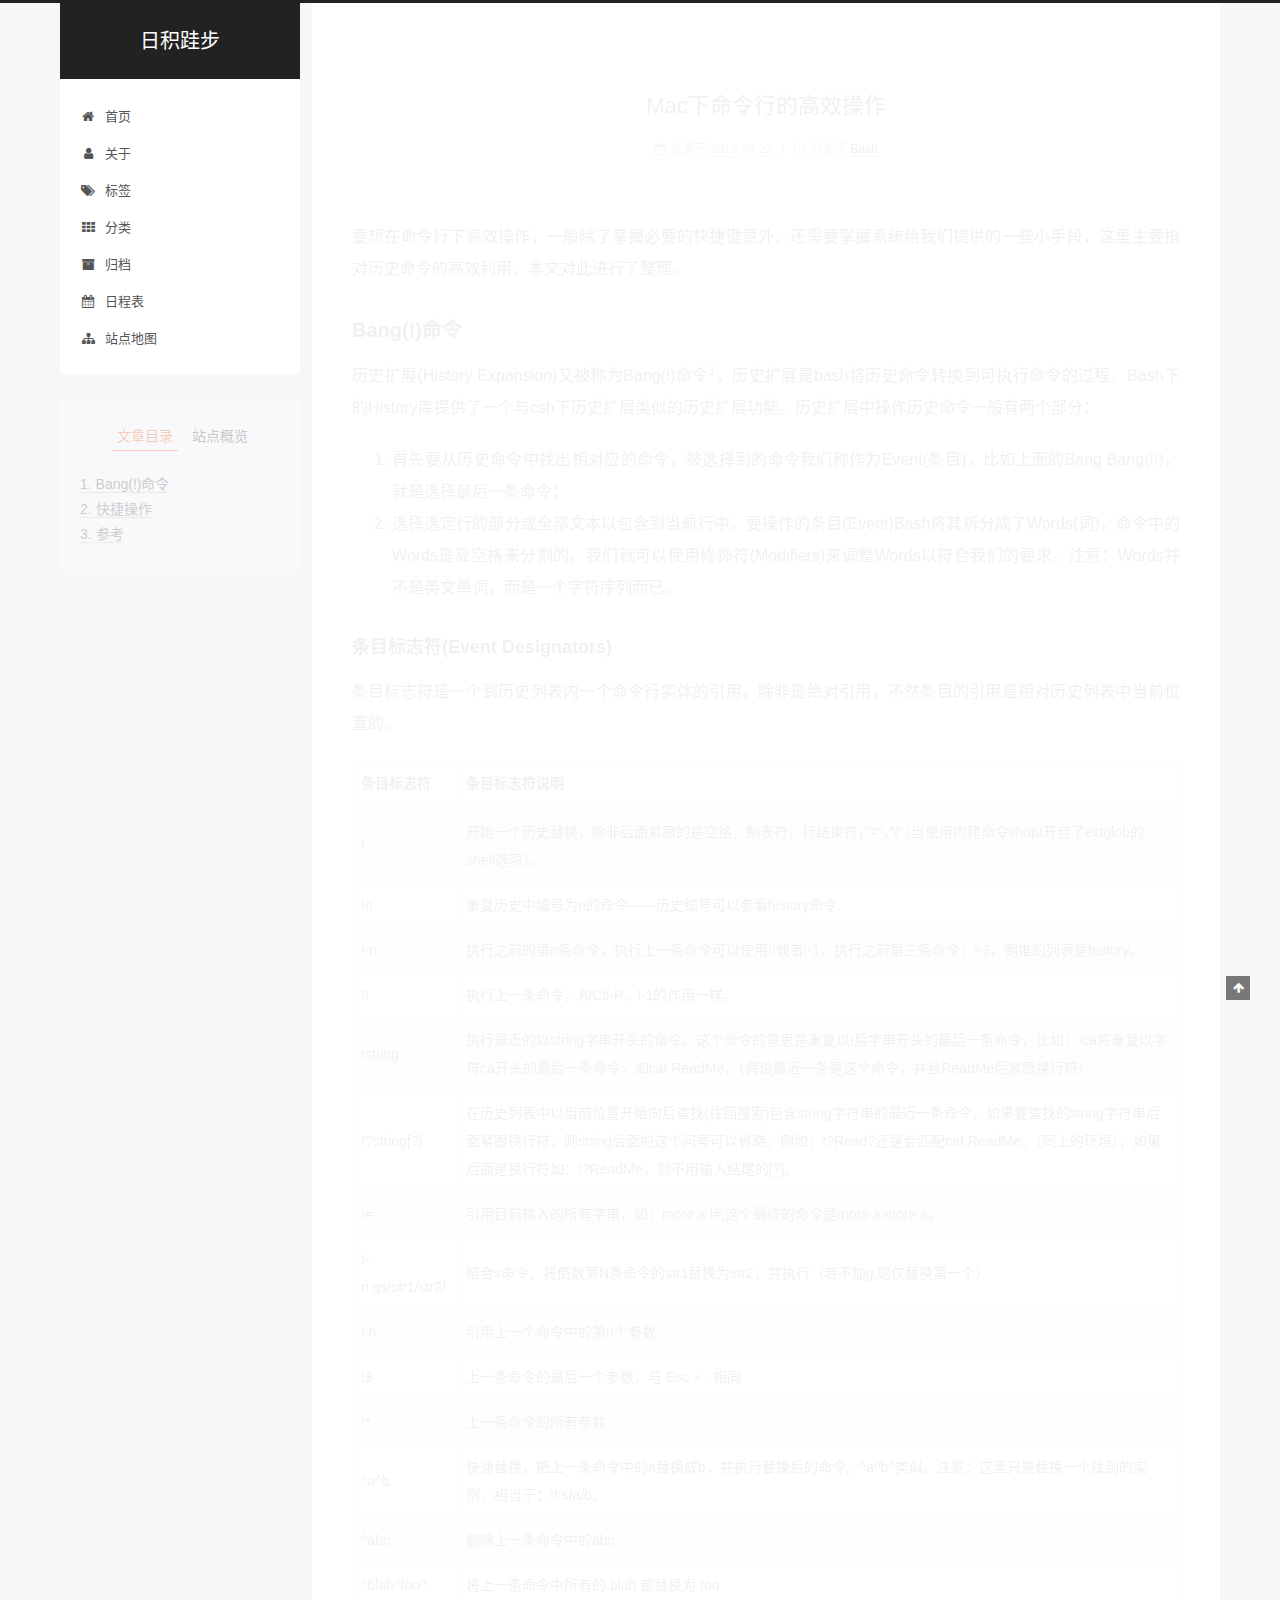
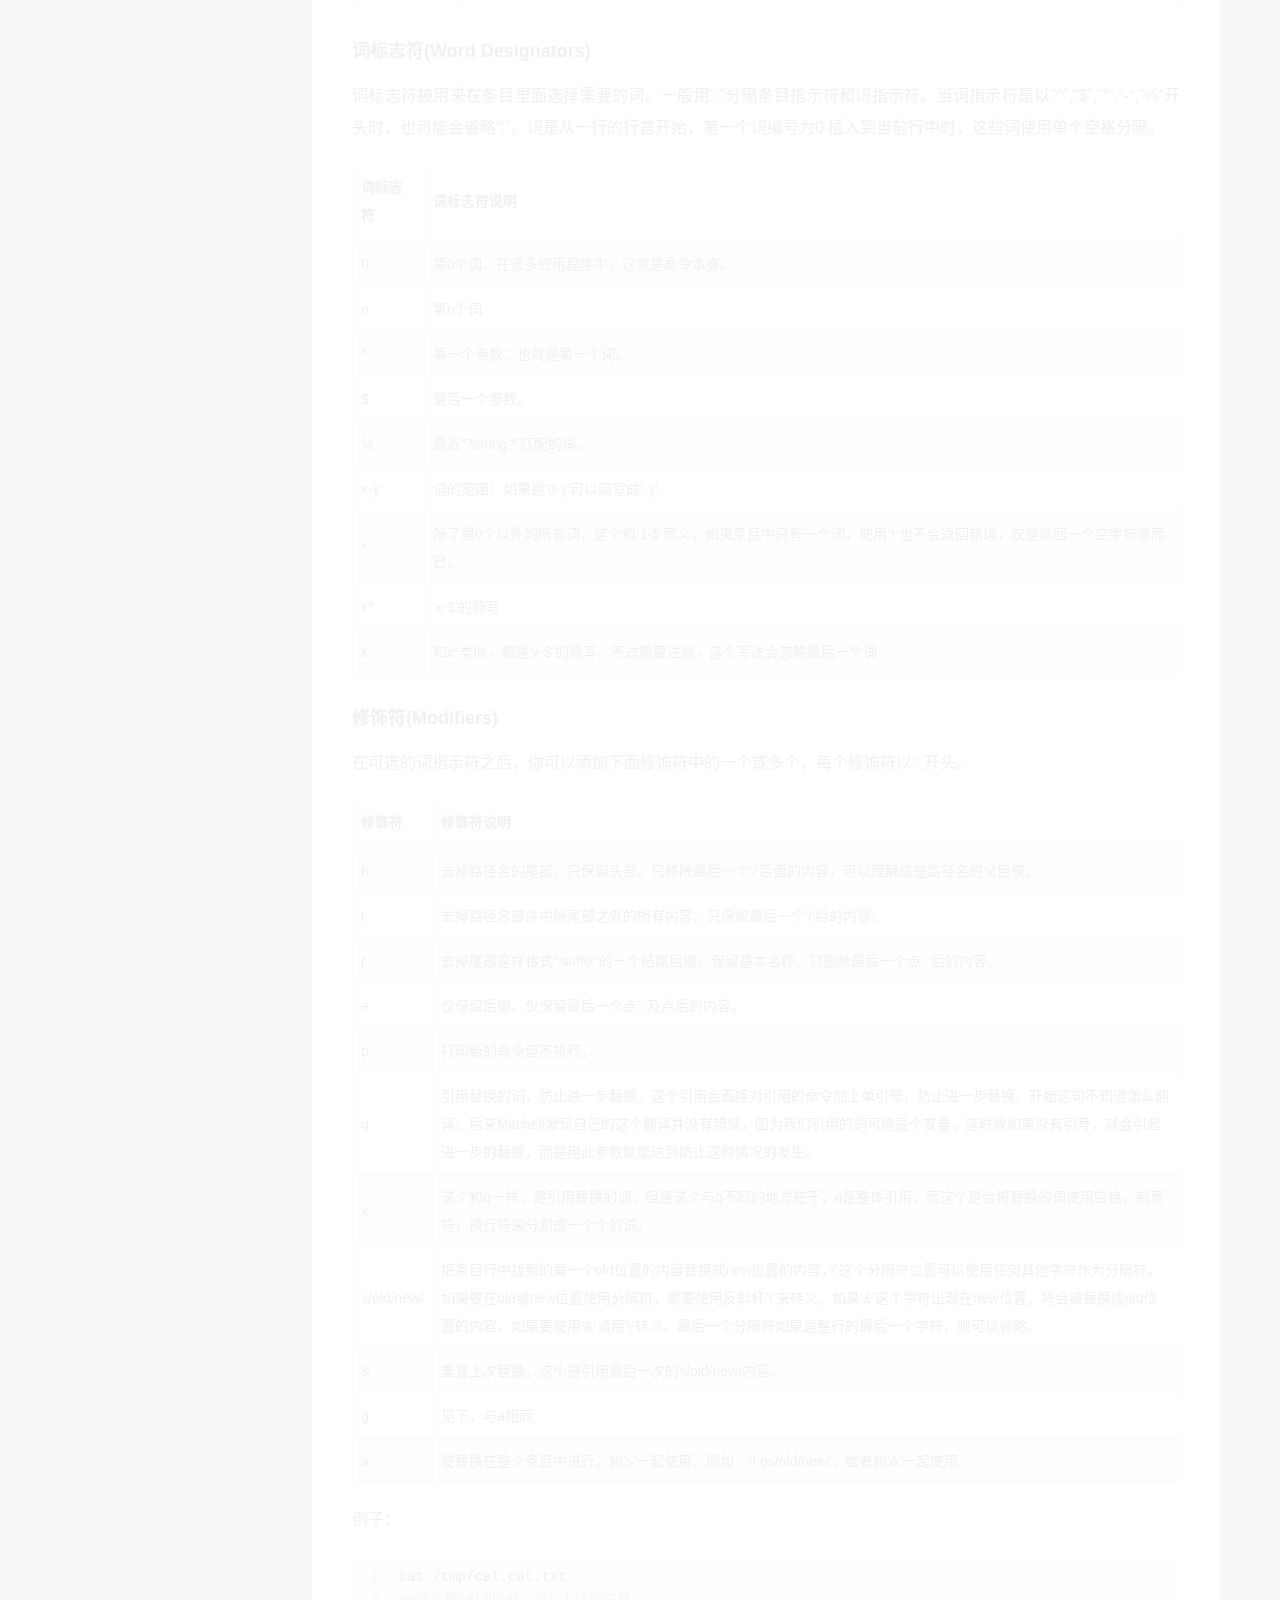
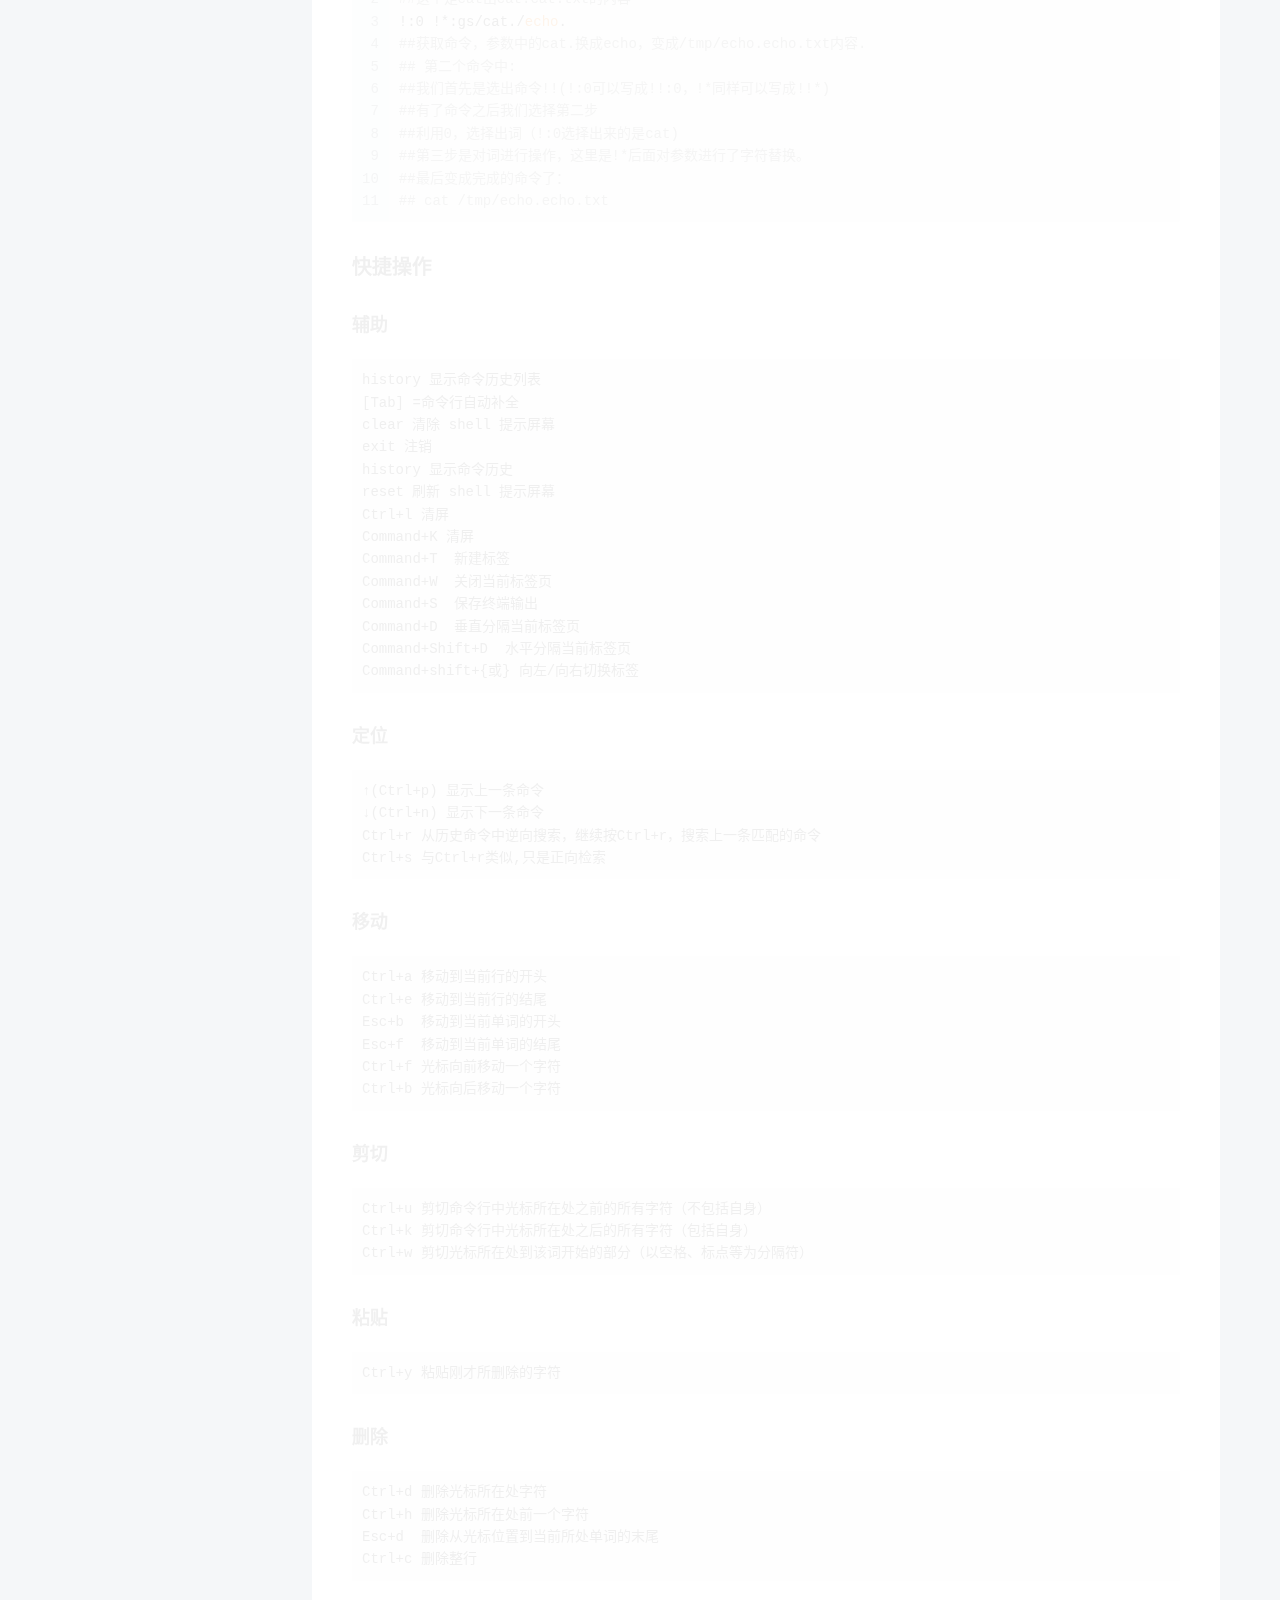
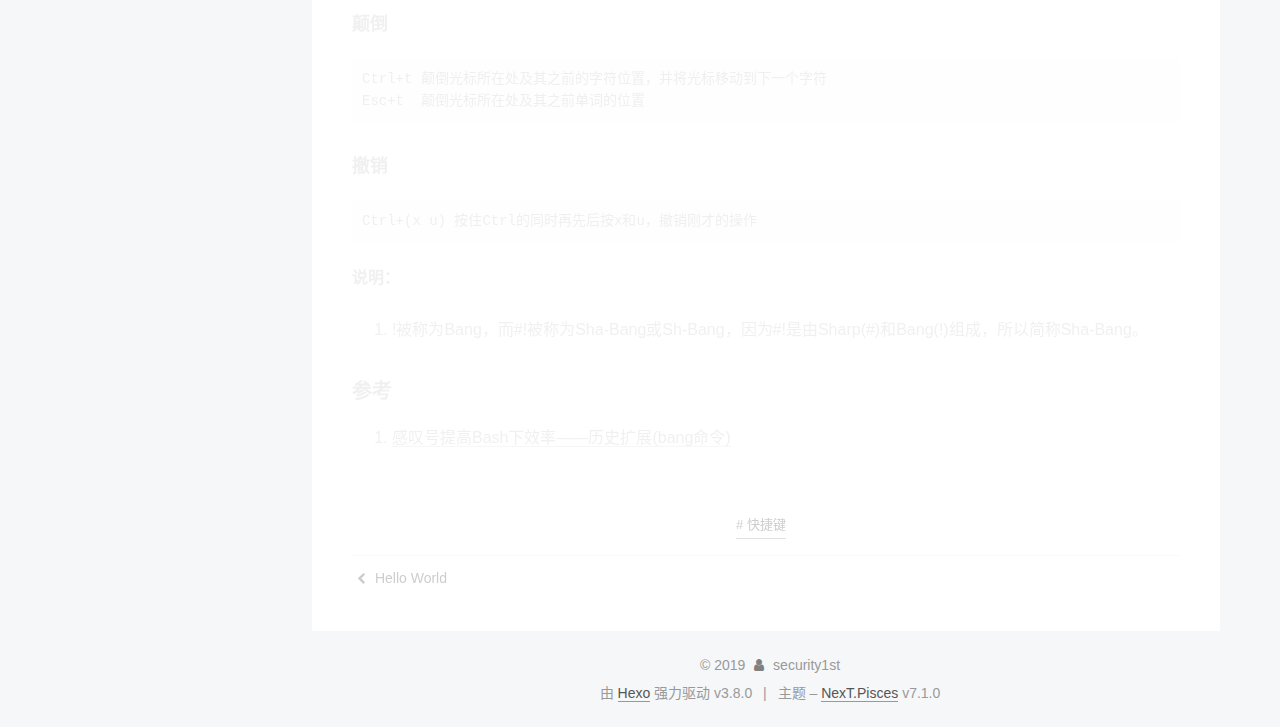
<file: 2019/04/23/Mac下命令行的高效操作/index.html>
<!DOCTYPE html>












  


<html class="theme-next pisces use-motion" lang="zh-CN">
<head><meta name="generator" content="Hexo 3.8.0">
  <meta charset="UTF-8">
<meta http-equiv="X-UA-Compatible" content="IE=edge">
<meta name="viewport" content="width=device-width, initial-scale=1, maximum-scale=2">
<meta name="theme-color" content="#222">
























<link rel="stylesheet" href="/lib/font-awesome/css/font-awesome.min.css?v=4.6.2">

<link rel="stylesheet" href="/css/main.css?v=7.1.0">


  <link rel="apple-touch-icon" sizes="180x180" href="/images/apple-touch-icon-next.png?v=7.1.0">


  <link rel="icon" type="image/png" sizes="32x32" href="/images/favicon-32x32-next.png?v=7.1.0">


  <link rel="icon" type="image/png" sizes="16x16" href="/images/favicon-16x16-next.png?v=7.1.0">


  <link rel="mask-icon" href="/images/logo.svg?v=7.1.0" color="#222">







<script id="hexo.configurations">
  var NexT = window.NexT || {};
  var CONFIG = {
    root: '/',
    scheme: 'Pisces',
    version: '7.1.0',
    sidebar: {"position":"left","display":"post","offset":12,"onmobile":false,"dimmer":false},
    back2top: true,
    back2top_sidebar: false,
    fancybox: false,
    fastclick: false,
    lazyload: false,
    tabs: true,
    motion: {"enable":true,"async":false,"transition":{"post_block":"fadeIn","post_header":"slideDownIn","post_body":"slideDownIn","coll_header":"slideLeftIn","sidebar":"slideUpIn"}},
    algolia: {
      applicationID: '',
      apiKey: '',
      indexName: '',
      hits: {"per_page":10},
      labels: {"input_placeholder":"Search for Posts","hits_empty":"We didn't find any results for the search: ${query}","hits_stats":"${hits} results found in ${time} ms"}
    }
  };
</script>


  




  <meta name="description" content="要想在命令行下高效操作，一般除了掌握必要的快捷键意外，还需要掌握系统给我们提供的一些小手段，这里主要指对历史命令的高效利用，本文对此进行了整理。 Bang(!)命令历史扩展(History Expansion)又被称为Bang(!)命令1，历史扩展是bash将历史命令转换到可执行命令的过程。Bash下的History库提供了一个与csh下历史扩展类似的历史扩展功能。历史扩展中操作历史命令一般有两个">
<meta name="keywords" content="快捷键">
<meta property="og:type" content="article">
<meta property="og:title" content="Mac下命令行的高效操作">
<meta property="og:url" content="http://yoursite.com/2019/04/23/Mac下命令行的高效操作/index.html">
<meta property="og:site_name" content="日积跬步">
<meta property="og:description" content="要想在命令行下高效操作，一般除了掌握必要的快捷键意外，还需要掌握系统给我们提供的一些小手段，这里主要指对历史命令的高效利用，本文对此进行了整理。 Bang(!)命令历史扩展(History Expansion)又被称为Bang(!)命令1，历史扩展是bash将历史命令转换到可执行命令的过程。Bash下的History库提供了一个与csh下历史扩展类似的历史扩展功能。历史扩展中操作历史命令一般有两个">
<meta property="og:locale" content="zh-CN">
<meta property="og:updated_time" content="2019-04-23T15:27:07.295Z">
<meta name="twitter:card" content="summary">
<meta name="twitter:title" content="Mac下命令行的高效操作">
<meta name="twitter:description" content="要想在命令行下高效操作，一般除了掌握必要的快捷键意外，还需要掌握系统给我们提供的一些小手段，这里主要指对历史命令的高效利用，本文对此进行了整理。 Bang(!)命令历史扩展(History Expansion)又被称为Bang(!)命令1，历史扩展是bash将历史命令转换到可执行命令的过程。Bash下的History库提供了一个与csh下历史扩展类似的历史扩展功能。历史扩展中操作历史命令一般有两个">





  
  
  <link rel="canonical" href="http://yoursite.com/2019/04/23/Mac下命令行的高效操作/">



<script id="page.configurations">
  CONFIG.page = {
    sidebar: "",
  };
</script>

  <title>Mac下命令行的高效操作 | 日积跬步</title>
  












  <noscript>
  <style>
  .use-motion .motion-element,
  .use-motion .brand,
  .use-motion .menu-item,
  .sidebar-inner,
  .use-motion .post-block,
  .use-motion .pagination,
  .use-motion .comments,
  .use-motion .post-header,
  .use-motion .post-body,
  .use-motion .collection-title { opacity: initial; }

  .use-motion .logo,
  .use-motion .site-title,
  .use-motion .site-subtitle {
    opacity: initial;
    top: initial;
  }

  .use-motion .logo-line-before i { left: initial; }
  .use-motion .logo-line-after i { right: initial; }
  </style>
</noscript>

</head>

<body itemscope itemtype="http://schema.org/WebPage" lang="zh-CN">

  
  
    
  

  <div class="container sidebar-position-left page-post-detail">
    <div class="headband"></div>

    <header id="header" class="header" itemscope itemtype="http://schema.org/WPHeader">
      <div class="header-inner"><div class="site-brand-wrapper">
  <div class="site-meta">
    

    <div class="custom-logo-site-title">
      <a href="/" class="brand" rel="start">
        <span class="logo-line-before"><i></i></span>
        <span class="site-title">日积跬步</span>
        <span class="logo-line-after"><i></i></span>
      </a>
    </div>
    
    
  </div>

  <div class="site-nav-toggle">
    <button aria-label="切换导航栏">
      <span class="btn-bar"></span>
      <span class="btn-bar"></span>
      <span class="btn-bar"></span>
    </button>
  </div>
</div>



<nav class="site-nav">
  
    <ul id="menu" class="menu">
      
        
        
        
          
          <li class="menu-item menu-item-home">

    
    
    
      
    

    

    <a href="/" rel="section"><i class="menu-item-icon fa fa-fw fa-home"></i> <br>首页</a>

  </li>
        
        
        
          
          <li class="menu-item menu-item-about">

    
    
    
      
    

    

    <a href="/about/" rel="section"><i class="menu-item-icon fa fa-fw fa-user"></i> <br>关于</a>

  </li>
        
        
        
          
          <li class="menu-item menu-item-tags">

    
    
    
      
    

    

    <a href="/tags/" rel="section"><i class="menu-item-icon fa fa-fw fa-tags"></i> <br>标签</a>

  </li>
        
        
        
          
          <li class="menu-item menu-item-categories">

    
    
    
      
    

    

    <a href="/categories/" rel="section"><i class="menu-item-icon fa fa-fw fa-th"></i> <br>分类</a>

  </li>
        
        
        
          
          <li class="menu-item menu-item-archives">

    
    
    
      
    

    

    <a href="/archives/" rel="section"><i class="menu-item-icon fa fa-fw fa-archive"></i> <br>归档</a>

  </li>
        
        
        
          
          <li class="menu-item menu-item-schedule">

    
    
    
      
    

    

    <a href="/schedule/" rel="section"><i class="menu-item-icon fa fa-fw fa-calendar"></i> <br>日程表</a>

  </li>
        
        
        
          
          <li class="menu-item menu-item-sitemap">

    
    
    
      
    

    

    <a href="/sitemap.xml" rel="section"><i class="menu-item-icon fa fa-fw fa-sitemap"></i> <br>站点地图</a>

  </li>

      
      
    </ul>
  

  

  
</nav>



  



</div>
    </header>

    


    <main id="main" class="main">
      <div class="main-inner">
        <div class="content-wrap">
          
            

          
          <div id="content" class="content">
            

  <div id="posts" class="posts-expand">
    

  

  
  
  

  

  <article class="post post-type-normal" itemscope itemtype="http://schema.org/Article">
  
  
  
  <div class="post-block">
    <link itemprop="mainEntityOfPage" href="http://yoursite.com/2019/04/23/Mac下命令行的高效操作/">

    <span hidden itemprop="author" itemscope itemtype="http://schema.org/Person">
      <meta itemprop="name" content="security1st">
      <meta itemprop="description" content="不积跬步，无以至千里">
      <meta itemprop="image" content="/images/avatar.gif">
    </span>

    <span hidden itemprop="publisher" itemscope itemtype="http://schema.org/Organization">
      <meta itemprop="name" content="日积跬步">
    </span>

    
      <header class="post-header">

        
        
          <h1 class="post-title" itemprop="name headline">Mac下命令行的高效操作

              
            
          </h1>
        

        <div class="post-meta">
          <span class="post-time">

            
            
            

            
              <span class="post-meta-item-icon">
                <i class="fa fa-calendar-o"></i>
              </span>
              
                <span class="post-meta-item-text">发表于</span>
              

              
                
              

              <time title="创建时间：2019-04-23 21:13:03 / 修改时间：23:27:07" itemprop="dateCreated datePublished" datetime="2019-04-23T21:13:03+08:00">2019-04-23</time>
            

            
              

              
            
          </span>

          
            <span class="post-category">
            
              <span class="post-meta-divider">|</span>
            
              <span class="post-meta-item-icon">
                <i class="fa fa-folder-o"></i>
              </span>
              
                <span class="post-meta-item-text">分类于</span>
              
              
                <span itemprop="about" itemscope itemtype="http://schema.org/Thing"><a href="/categories/Bash/" itemprop="url" rel="index"><span itemprop="name">Bash</span></a></span>

                
                
              
            </span>
          

          
            
            
          

          
          

          

          

          

        </div>
      </header>
    

    
    
    
    <div class="post-body" itemprop="articleBody">

      
      

      
        <p>要想在命令行下高效操作，一般除了掌握必要的快捷键意外，还需要掌握系统给我们提供的一些小手段，这里主要指对历史命令的高效利用，本文对此进行了整理。</p>
<h2 id="Bang-命令"><a href="#Bang-命令" class="headerlink" title="Bang(!)命令"></a>Bang(!)命令</h2><p>历史扩展(History Expansion)又被称为Bang(!)命令<sup>1</sup>，历史扩展是bash将历史命令转换到可执行命令的过程。Bash下的History库提供了一个与csh下历史扩展类似的历史扩展功能。历史扩展中操作历史命令一般有两个部分：</p>
<ol>
<li>首先要从历史命令中找出相对应的命令，被选择到的命令我们称作为Event(条目)，比如上面的Bang Bang(!!)，就是选择最后一条命令；</li>
<li>选择选定行的部分或全部文本以包含到当前行中。要操作的条目(Event)Bash将其拆分成了Words(词)，命令中的Words是靠空格来分割的，我们就可以使用修饰符(Modifiers)来调整Words以符合我们的要求。注意：Words并不是英文单词，而是一个字符序列而已。</li>
</ol>
<h3 id="条目标志符-Event-Designators"><a href="#条目标志符-Event-Designators" class="headerlink" title="条目标志符(Event Designators)"></a>条目标志符(Event Designators)</h3><p>条目标志符是一个到历史列表内一个命令行实体的引用，除非是绝对引用，不然条目的引用是相对历史列表中当前位置的。</p>
<table>
<thead>
<tr>
<th>条目标志符</th>
<th>条目标志符说明</th>
</tr>
</thead>
<tbody>
<tr>
<td>!</td>
<td>开始一个历史替换，除非后面紧跟的是空格，制表符，行结束符，”=”，”(“（当使用内建命令shopt开启了extglob的shell选项）。</td>
</tr>
<tr>
<td>!n</td>
<td>重复历史中编号为n的命令——历史编号可以参看history命令.</td>
</tr>
<tr>
<td>!-n</td>
<td>执行之前的第n条命令，执行上一条命令可以使用!!或者!-1，执行之前第三条命令：!-3，倒推的列表是history。</td>
</tr>
<tr>
<td>!!</td>
<td>执行上一条命令，和Ctl-P，!-1的作用一样。</td>
</tr>
<tr>
<td>!string</td>
<td>执行最近的以string字串开头的命令。这个命令的意思是重复以!后字串开头的最后一条命令，比如：!ca将重复以字符ca开头的最后一条命令，如cat ReadMe，（假设最近一条是这个命令，并且ReadMe后紧跟换行符）</td>
</tr>
<tr>
<td>!?string[?]</td>
<td>在历史列表中以当前位置开始向后查找(往回搜索)包含string字符串的最近一条命令，如果要查找的string字符串后面紧跟换行符，则string后面的这个问号可以省略。例如：!?Read?还是会匹配cat ReadMe。（同上的环境），如果后面是换行符如：!?ReadMe，则不用输入结尾的[?]。</td>
</tr>
<tr>
<td>!#</td>
<td>引用目前输入的所有字串，如：more a !#;这个最终的命令是more a more a。</td>
</tr>
<tr>
<td>!-n:gs/str1/str2/</td>
<td>结合s命令，将倒数第N条命令的str1替换为str2，并执行（若不加g,则仅替换第一个）</td>
</tr>
<tr>
<td>!:n</td>
<td>引用上一个命令中的第n个参数</td>
</tr>
<tr>
<td>!$</td>
<td>上一条命令的最后一个参数，与 Esc + . 相同</td>
</tr>
<tr>
<td>!*</td>
<td>上一条命令的所有参数</td>
</tr>
<tr>
<td>^a^b</td>
<td>快速替换，把上一条命令中的a替换成b，并执行替换后的命令。^a^b^类似。注意：这里只是替换一个找到的实例，相当于：!!:s/a/b。</td>
</tr>
<tr>
<td>^abc</td>
<td>删除上一条命令中的abc</td>
</tr>
<tr>
<td>^blah^foo^</td>
<td>将上一条命令中所有的 blah 都替换为 foo</td>
</tr>
</tbody>
</table>
<h3 id="词标志符-Word-Designators"><a href="#词标志符-Word-Designators" class="headerlink" title="词标志符(Word Designators)"></a>词标志符(Word Designators)</h3><p>词标志符被用来在条目里面选择需要的词。一般用”:”分隔条目指示符和词指示符。当词指示符是以”^”,”$”,”*“,”-“,”%”开头时，也可能会省略”:”。词是从一行的行首开始，第一个词编号为0.插入到当前行中时，这些词使用单个空格分隔。</p>
<table>
<thead>
<tr>
<th>词标志符</th>
<th>词标志符说明</th>
</tr>
</thead>
<tbody>
<tr>
<td>0</td>
<td>第0个词，在很多应用程序中，这就是命令本身。</td>
</tr>
<tr>
<td>n</td>
<td>第n个词</td>
</tr>
<tr>
<td>^</td>
<td>第一个参数；也就是第一个词。</td>
</tr>
<tr>
<td>$</td>
<td>最后一个参数。</td>
</tr>
<tr>
<td>%</td>
<td>最近”?string?”匹配的词。</td>
</tr>
<tr>
<td>x-y</td>
<td>词的范围：如果是’0-y’可以简写成’-y’.</td>
</tr>
<tr>
<td>*</td>
<td>除了第0个以外的所有词，这个和’1-$’同义，如果条目中只有一个词，使用’*‘也不会返回错误，仅是返回一个空字符串而已。</td>
</tr>
<tr>
<td>x*</td>
<td>‘x-$’的简写</td>
</tr>
<tr>
<td>x-</td>
<td>和x*类似，都是’x-$’的简写，不过需要注意，这个写法会忽略最后一个词</td>
</tr>
</tbody>
</table>
<h3 id="修饰符-Modifiers"><a href="#修饰符-Modifiers" class="headerlink" title="修饰符(Modifiers)"></a>修饰符(Modifiers)</h3><p>在可选的词指示符之后，你可以添加下面修饰符中的一个或多个，每个修饰符以’:’开头。</p>
<table>
<thead>
<tr>
<th>修饰符</th>
<th>修饰符说明</th>
</tr>
</thead>
<tbody>
<tr>
<td>h</td>
<td>去掉路径名的尾部，只保留头部。只移除最后一个’/‘后面的内容，可以理解成是路径名的父目录。</td>
</tr>
<tr>
<td>t</td>
<td>去掉路径名部件中除尾部之外的所有内容。只保留最后一个’/‘后的内容。</td>
</tr>
<tr>
<td>r</td>
<td>去掉尾部这样格式”.suffix”的一个结尾后缀，保留基本名称。只删除最后一个点’.’后的内容。</td>
</tr>
<tr>
<td>e</td>
<td>仅保留后缀。仅保留最后一个点’.’及点后的内容。</td>
</tr>
<tr>
<td>p</td>
<td>打印新的命令但不执行。</td>
</tr>
<tr>
<td>q</td>
<td>引用替换的词，防止进一步替换。这个引用会直接对引用的命令加上单引号，防止进一步替换。开始这句不知道怎么翻译。后来Mitchell发现自己的这个翻译并没有错误，因为我们引用的词可能是个变量，这时候如果没有引号，就会引起进一步的替换，而是用此参数就能达到防止这种情况的发生。</td>
</tr>
<tr>
<td>x</td>
<td>这个和q一样，是引用替换的词，但是这个与q不同的地方在于，q是整体引用，而这个是会将替换的词使用空格，制表符，换行符来分割成一个个的词。</td>
</tr>
<tr>
<td>s/old/new/</td>
<td>把条目行中找到的第一个old位置的内容替换成new位置的内容，’/‘这个分隔符位置可以使用任何其他字符作为分隔符。如果要在old或new位置使用分隔符，需要使用反斜杆’\’来转义。如果’&amp;’这个字符出现在new位置，将会被替换成old位置的内容，如果要使用’&amp;’请用’\’转义。最后一个分隔符如果是整行的最后一个字符，则可以省略。</td>
</tr>
<tr>
<td>&amp;</td>
<td>重复上次替换。这个是引用最后一次的s/old/new/内容。</td>
</tr>
<tr>
<td>g</td>
<td>见下，与a相同</td>
</tr>
<tr>
<td>a</td>
<td>使替换在整个条目中进行，和’s’一起使用，例如：!!:gs/old/new/，或者和’&amp;’一起使用。</td>
</tr>
</tbody>
</table>
<p>例子：<br><figure class="highlight bash"><table><tr><td class="gutter"><pre><span class="line">1</span><br><span class="line">2</span><br><span class="line">3</span><br><span class="line">4</span><br><span class="line">5</span><br><span class="line">6</span><br><span class="line">7</span><br><span class="line">8</span><br><span class="line">9</span><br><span class="line">10</span><br><span class="line">11</span><br></pre></td><td class="code"><pre><span class="line">cat /tmp/cat.cat.txt</span><br><span class="line"><span class="comment">##这个是cat出cat.cat.txt的内容</span></span><br><span class="line">!:0 !*:gs/cat./<span class="built_in">echo</span>.</span><br><span class="line"><span class="comment">##获取命令，参数中的cat.换成echo，变成/tmp/echo.echo.txt内容.</span></span><br><span class="line"><span class="comment">## 第二个命令中:</span></span><br><span class="line"><span class="comment">##我们首先是选出命令!!(!:0可以写成!!:0，!*同样可以写成!!*)</span></span><br><span class="line"><span class="comment">##有了命令之后我们选择第二步</span></span><br><span class="line"><span class="comment">##利用0，选择出词（!:0选择出来的是cat)</span></span><br><span class="line"><span class="comment">##第三步是对词进行操作，这里是!*后面对参数进行了字符替换。</span></span><br><span class="line"><span class="comment">##最后变成完成的命令了：</span></span><br><span class="line"><span class="comment">## cat /tmp/echo.echo.txt</span></span><br></pre></td></tr></table></figure></p>
<h2 id="快捷操作"><a href="#快捷操作" class="headerlink" title="快捷操作"></a>快捷操作</h2><h3 id="辅助"><a href="#辅助" class="headerlink" title="辅助"></a>辅助</h3><pre><code>history 显示命令历史列表
[Tab] =命令行自动补全
clear 清除 shell 提示屏幕
exit 注销
history 显示命令历史
reset 刷新 shell 提示屏幕
Ctrl+l 清屏
Command+K 清屏
Command+T  新建标签
Command+W  关闭当前标签页
Command+S  保存终端输出
Command+D  垂直分隔当前标签页
Command+Shift+D  水平分隔当前标签页
Command+shift+{或} 向左/向右切换标签
</code></pre><h3 id="定位"><a href="#定位" class="headerlink" title="定位"></a>定位</h3><pre><code>↑(Ctrl+p) 显示上一条命令
↓(Ctrl+n) 显示下一条命令
Ctrl+r 从历史命令中逆向搜索，继续按Ctrl+r，搜索上一条匹配的命令
Ctrl+s 与Ctrl+r类似,只是正向检索
</code></pre><h3 id="移动"><a href="#移动" class="headerlink" title="移动"></a>移动</h3><pre><code>Ctrl+a 移动到当前行的开头
Ctrl+e 移动到当前行的结尾
Esc+b  移动到当前单词的开头
Esc+f  移动到当前单词的结尾
Ctrl+f 光标向前移动一个字符
Ctrl+b 光标向后移动一个字符
</code></pre><h3 id="剪切"><a href="#剪切" class="headerlink" title="剪切"></a>剪切</h3><pre><code>Ctrl+u 剪切命令行中光标所在处之前的所有字符（不包括自身）
Ctrl+k 剪切命令行中光标所在处之后的所有字符（包括自身）
Ctrl+w 剪切光标所在处到该词开始的部分（以空格、标点等为分隔符）
</code></pre><h3 id="粘贴"><a href="#粘贴" class="headerlink" title="粘贴"></a>粘贴</h3><pre><code>Ctrl+y 粘贴刚才所删除的字符
</code></pre><h3 id="删除"><a href="#删除" class="headerlink" title="删除"></a>删除</h3><pre><code>Ctrl+d 删除光标所在处字符
Ctrl+h 删除光标所在处前一个字符
Esc+d  删除从光标位置到当前所处单词的末尾
Ctrl+c 删除整行
</code></pre><h3 id="颠倒"><a href="#颠倒" class="headerlink" title="颠倒"></a>颠倒</h3><pre><code>Ctrl+t 颠倒光标所在处及其之前的字符位置，并将光标移动到下一个字符
Esc+t  颠倒光标所在处及其之前单词的位置
</code></pre><h3 id="撤销"><a href="#撤销" class="headerlink" title="撤销"></a>撤销</h3><pre><code>Ctrl+(x u) 按住Ctrl的同时再先后按x和u，撤销刚才的操作
</code></pre><p><strong>说明：</strong></p>
<ol>
<li>!被称为Bang，而#!被称为Sha-Bang或Sh-Bang，因为#!是由Sharp(#)和Bang(!)组成，所以简称Sha-Bang。</li>
</ol>
<h2 id="参考"><a href="#参考" class="headerlink" title="参考"></a>参考</h2><ol>
<li><a href="http://blog.useasp.net/archive/2014/06/03/improve-efficiency-with-bash-history-expansion.aspx" title="感叹号提高Bash下效率——历史扩展(bang命令)" target="_blank" rel="noopener">感叹号提高Bash下效率——历史扩展(bang命令)</a></li>
</ol>

      
    </div>

    

    
    
    

    

    
      
    
    

    

    <footer class="post-footer">
      
        <div class="post-tags">
          
            <a href="/tags/快捷键/" rel="tag"># 快捷键</a>
          
        </div>
      

      
      
      

      
        <div class="post-nav">
          <div class="post-nav-next post-nav-item">
            
              <a href="/2019/04/22/hello-world/" rel="next" title="Hello World">
                <i class="fa fa-chevron-left"></i> Hello World
              </a>
            
          </div>

          <span class="post-nav-divider"></span>

          <div class="post-nav-prev post-nav-item">
            
          </div>
        </div>
      

      
      
    </footer>
  </div>
  
  
  
  </article>


  </div>


          </div>
          

  



        </div>
        
          
  
  <div class="sidebar-toggle">
    <div class="sidebar-toggle-line-wrap">
      <span class="sidebar-toggle-line sidebar-toggle-line-first"></span>
      <span class="sidebar-toggle-line sidebar-toggle-line-middle"></span>
      <span class="sidebar-toggle-line sidebar-toggle-line-last"></span>
    </div>
  </div>

  <aside id="sidebar" class="sidebar">
    <div class="sidebar-inner">

      

      
        <ul class="sidebar-nav motion-element">
          <li class="sidebar-nav-toc sidebar-nav-active" data-target="post-toc-wrap">
            文章目录
          </li>
          <li class="sidebar-nav-overview" data-target="site-overview-wrap">
            站点概览
          </li>
        </ul>
      

      <div class="site-overview-wrap sidebar-panel">
        <div class="site-overview">
          <div class="site-author motion-element" itemprop="author" itemscope itemtype="http://schema.org/Person">
            
              <p class="site-author-name" itemprop="name">security1st</p>
              <div class="site-description motion-element" itemprop="description">不积跬步，无以至千里</div>
          </div>

          
            <nav class="site-state motion-element">
              
                <div class="site-state-item site-state-posts">
                
                  <a href="/archives/">
                
                    <span class="site-state-item-count">2</span>
                    <span class="site-state-item-name">日志</span>
                  </a>
                </div>
              

              
                
                
                <div class="site-state-item site-state-categories">
                  
                    
                      <a href="/categories/">
                    
                  
                    
                    
                      
                    
                      
                    
                    <span class="site-state-item-count">2</span>
                    <span class="site-state-item-name">分类</span>
                  </a>
                </div>
              

              
                
                
                <div class="site-state-item site-state-tags">
                  
                    
                      <a href="/tags/">
                    
                  
                    
                    
                      
                    
                      
                    
                      
                    
                    <span class="site-state-item-count">3</span>
                    <span class="site-state-item-name">标签</span>
                  </a>
                </div>
              
            </nav>
          

          

          

          
            <div class="links-of-author motion-element">
              
                <span class="links-of-author-item">
                  
                  
                    
                  
                  
                    
                  
                  <a href="https://github.com/security1st" title="GitHub &rarr; https://github.com/security1st" rel="noopener" target="_blank"><i class="fa fa-fw fa-github"></i>GitHub</a>
                </span>
              
            </div>
          

          

          
          

          
            
          
          

        </div>
      </div>

      
      <!--noindex-->
        <div class="post-toc-wrap motion-element sidebar-panel sidebar-panel-active">
          <div class="post-toc">

            
            
            
            

            
              <div class="post-toc-content"><ol class="nav"><li class="nav-item nav-level-2"><a class="nav-link" href="#Bang-命令"><span class="nav-number">1.</span> <span class="nav-text">Bang(!)命令</span></a><ol class="nav-child"><li class="nav-item nav-level-3"><a class="nav-link" href="#条目标志符-Event-Designators"><span class="nav-number">1.1.</span> <span class="nav-text">条目标志符(Event Designators)</span></a></li><li class="nav-item nav-level-3"><a class="nav-link" href="#词标志符-Word-Designators"><span class="nav-number">1.2.</span> <span class="nav-text">词标志符(Word Designators)</span></a></li><li class="nav-item nav-level-3"><a class="nav-link" href="#修饰符-Modifiers"><span class="nav-number">1.3.</span> <span class="nav-text">修饰符(Modifiers)</span></a></li></ol></li><li class="nav-item nav-level-2"><a class="nav-link" href="#快捷操作"><span class="nav-number">2.</span> <span class="nav-text">快捷操作</span></a><ol class="nav-child"><li class="nav-item nav-level-3"><a class="nav-link" href="#辅助"><span class="nav-number">2.1.</span> <span class="nav-text">辅助</span></a></li><li class="nav-item nav-level-3"><a class="nav-link" href="#定位"><span class="nav-number">2.2.</span> <span class="nav-text">定位</span></a></li><li class="nav-item nav-level-3"><a class="nav-link" href="#移动"><span class="nav-number">2.3.</span> <span class="nav-text">移动</span></a></li><li class="nav-item nav-level-3"><a class="nav-link" href="#剪切"><span class="nav-number">2.4.</span> <span class="nav-text">剪切</span></a></li><li class="nav-item nav-level-3"><a class="nav-link" href="#粘贴"><span class="nav-number">2.5.</span> <span class="nav-text">粘贴</span></a></li><li class="nav-item nav-level-3"><a class="nav-link" href="#删除"><span class="nav-number">2.6.</span> <span class="nav-text">删除</span></a></li><li class="nav-item nav-level-3"><a class="nav-link" href="#颠倒"><span class="nav-number">2.7.</span> <span class="nav-text">颠倒</span></a></li><li class="nav-item nav-level-3"><a class="nav-link" href="#撤销"><span class="nav-number">2.8.</span> <span class="nav-text">撤销</span></a></li></ol></li><li class="nav-item nav-level-2"><a class="nav-link" href="#参考"><span class="nav-number">3.</span> <span class="nav-text">参考</span></a></li></ol></div>
            

          </div>
        </div>
      <!--/noindex-->
      

      

    </div>
  </aside>
  


        
      </div>
    </main>

    <footer id="footer" class="footer">
      <div class="footer-inner">
        <div class="copyright">&copy; <span itemprop="copyrightYear">2019</span>
  <span class="with-love" id="animate">
    <i class="fa fa-user"></i>
  </span>
  <span class="author" itemprop="copyrightHolder">security1st</span>

  

  
</div>


  <div class="powered-by">由 <a href="https://hexo.io" class="theme-link" rel="noopener" target="_blank">Hexo</a> 强力驱动 v3.8.0</div>



  <span class="post-meta-divider">|</span>



  <div class="theme-info">主题 – <a href="https://theme-next.org" class="theme-link" rel="noopener" target="_blank">NexT.Pisces</a> v7.1.0</div>




        








        
      </div>
    </footer>

    
      <div class="back-to-top">
        <i class="fa fa-arrow-up"></i>
        
      </div>
    

    

    

    
  </div>

  

<script>
  if (Object.prototype.toString.call(window.Promise) !== '[object Function]') {
    window.Promise = null;
  }
</script>


























  
  <script src="/lib/jquery/index.js?v=2.1.3"></script>

  
  <script src="/lib/velocity/velocity.min.js?v=1.2.1"></script>

  
  <script src="/lib/velocity/velocity.ui.min.js?v=1.2.1"></script>


  


  <script src="/js/utils.js?v=7.1.0"></script>

  <script src="/js/motion.js?v=7.1.0"></script>



  
  


  <script src="/js/affix.js?v=7.1.0"></script>

  <script src="/js/schemes/pisces.js?v=7.1.0"></script>



  
  <script src="/js/scrollspy.js?v=7.1.0"></script>
<script src="/js/post-details.js?v=7.1.0"></script>



  


  <script src="/js/next-boot.js?v=7.1.0"></script>


  

  

  

  


  


  




  

  

  

  

  

  

  

  

  

  

  

  

  

  

</body>
</html>
</file>
<file: css/main.css>
/* normalize.css v8.0.1 | MIT License | github.com/necolas/normalize.css */
html {
  line-height: 1.15; /* 1 */
  -webkit-text-size-adjust: 100%; /* 2 */
}
body {
  margin: 0;
}
main {
  display: block;
}
h1 {
  font-size: 2em;
  margin: 0.67em 0;
}
hr {
  box-sizing: content-box; /* 1 */
  height: 0; /* 1 */
  overflow: visible; /* 2 */
}
pre {
  font-family: monospace, monospace; /* 1 */
  font-size: 1em; /* 2 */
}
a {
  background-color: transparent;
}
abbr[title] {
  border-bottom: none; /* 1 */
  text-decoration: underline; /* 2 */
  text-decoration: underline dotted; /* 2 */
}
b,
strong {
  font-weight: bolder;
}
code,
kbd,
samp {
  font-family: monospace, monospace; /* 1 */
  font-size: 1em; /* 2 */
}
small {
  font-size: 80%;
}
sub,
sup {
  font-size: 75%;
  line-height: 0;
  position: relative;
  vertical-align: baseline;
}
sub {
  bottom: -0.25em;
}
sup {
  top: -0.5em;
}
img {
  border-style: none;
}
button,
input,
optgroup,
select,
textarea {
  font-family: inherit; /* 1 */
  font-size: 100%; /* 1 */
  line-height: 1.15; /* 1 */
  margin: 0; /* 2 */
}
button,
input {
/* 1 */
  overflow: visible;
}
button,
select {
/* 1 */
  text-transform: none;
}
button,
[type="button"],
[type="reset"],
[type="submit"] {
  -webkit-appearance: button;
}
button::-moz-focus-inner,
[type="button"]::-moz-focus-inner,
[type="reset"]::-moz-focus-inner,
[type="submit"]::-moz-focus-inner {
  border-style: none;
  padding: 0;
}
button:-moz-focusring,
[type="button"]:-moz-focusring,
[type="reset"]:-moz-focusring,
[type="submit"]:-moz-focusring {
  outline: 1px dotted ButtonText;
}
fieldset {
  padding: 0.35em 0.75em 0.625em;
}
legend {
  box-sizing: border-box; /* 1 */
  color: inherit; /* 2 */
  display: table; /* 1 */
  max-width: 100%; /* 1 */
  padding: 0; /* 3 */
  white-space: normal; /* 1 */
}
progress {
  vertical-align: baseline;
}
textarea {
  overflow: auto;
}
[type="checkbox"],
[type="radio"] {
  box-sizing: border-box; /* 1 */
  padding: 0; /* 2 */
}
[type="number"]::-webkit-inner-spin-button,
[type="number"]::-webkit-outer-spin-button {
  height: auto;
}
[type="search"] {
  -webkit-appearance: textfield; /* 1 */
  outline-offset: -2px; /* 2 */
}
[type="search"]::-webkit-search-decoration {
  -webkit-appearance: none;
}
::-webkit-file-upload-button {
  -webkit-appearance: button; /* 1 */
  font: inherit; /* 2 */
}
details {
  display: block;
}
summary {
  display: list-item;
}
template {
  display: none;
}
[hidden] {
  display: none;
}
::selection {
  background: #262a30;
  color: #fff;
}
body {
  position: relative;
  font-family: 'Lato', "PingFang SC", "Microsoft YaHei", sans-serif;
  font-size: 14px;
  line-height: 2;
  color: #555;
  background: #f5f7f9;
}
@media (max-width: 991px) {
  body {
    padding-right: 0 !important;
  }
}
@media (min-width: 1200px) {
  body {
    font-size: 16px;
  }
}
h1,
h2,
h3,
h4,
h5,
h6 {
  margin: 20px 0 15px;
  padding: 0;
  font-weight: bold;
  line-height: 1.5;
  font-family: 'Lato', "PingFang SC", "Microsoft YaHei", sans-serif;
}
h1 {
  font-size: 22px;
}
h1 code {
  font-size: 1em;
}
@media (max-width: 767px) {
  h1 {
    font-size: 18px;
  }
  h1 code {
    font-size: 1em;
  }
}
h2 {
  font-size: 20px;
}
h2 code {
  font-size: 1em;
}
@media (max-width: 767px) {
  h2 {
    font-size: 16px;
  }
  h2 code {
    font-size: 1em;
  }
}
h3 {
  font-size: 18px;
}
h3 code {
  font-size: 1em;
}
@media (max-width: 767px) {
  h3 {
    font-size: 14px;
  }
  h3 code {
    font-size: 1em;
  }
}
h4 {
  font-size: 16px;
}
h4 code {
  font-size: 1em;
}
@media (max-width: 767px) {
  h4 {
    font-size: 12px;
  }
  h4 code {
    font-size: 1em;
  }
}
h5 {
  font-size: 14px;
}
h5 code {
  font-size: 1em;
}
@media (max-width: 767px) {
  h5 {
    font-size: 10px;
  }
  h5 code {
    font-size: 1em;
  }
}
h6 {
  font-size: 12px;
}
h6 code {
  font-size: 1em;
}
@media (max-width: 767px) {
  h6 {
    font-size: 8px;
  }
  h6 code {
    font-size: 1em;
  }
}
p {
  margin: 0 0 20px 0;
}
a,
span.exturl {
  overflow-wrap: break-word;
  word-wrap: break-word;
  background-color: transparent;
  color: #555;
  text-decoration: none;
  outline: none;
  border-bottom: 1px solid #999;
  cursor: pointer;
}
a:hover,
span.exturl:hover {
  color: #222;
  border-bottom-color: #222;
}
video {
  max-width: 100%;
  display: block;
  margin-left: auto;
  margin-right: auto;
}
img {
  display: block;
  margin: auto;
  max-width: 100%;
  height: auto;
}
hr {
  margin: 40px 0;
  height: 3px;
  border: none;
  background-color: #ddd;
  background-image: repeating-linear-gradient(-45deg, #fff, #fff 4px, transparent 4px, transparent 8px);
}
blockquote {
  margin: 0;
  padding: 0 15px;
  color: #666;
  border-left: 4px solid #ddd;
}
blockquote cite::before {
  content: "-";
  padding: 0 5px;
}
dt {
  font-weight: 700;
}
dd {
  margin: 0;
  padding: 0;
}
kbd {
  border: 1px solid #ccc;
  border-radius: 0.2em;
  box-shadow: 0.1em 0.1em 0.2em rgba(0,0,0,0.1);
  background-color: #f9f9f9;
  font-family: inherit;
  background-image: linear-gradient(top, #eee, #fff, #eee);
  padding: 0.1em 0.3em;
  white-space: nowrap;
}
.text-left {
  text-align: left;
}
.text-center {
  text-align: center;
}
.text-right {
  text-align: right;
}
.text-justify {
  text-align: justify;
}
.text-nowrap {
  white-space: nowrap;
}
.text-lowercase {
  text-transform: lowercase;
}
.text-uppercase {
  text-transform: uppercase;
}
.text-capitalize {
  text-transform: capitalize;
}
.center-block {
  display: block;
  margin-left: auto;
  margin-right: auto;
}
.clearfix:before,
.clearfix:after {
  content: " ";
  display: table;
}
.clearfix:after {
  clear: both;
}
.pullquote {
  width: 45%;
}
.pullquote.left {
  float: left;
  margin-left: 5px;
  margin-right: 10px;
}
.pullquote.right {
  float: right;
  margin-left: 10px;
  margin-right: 5px;
}
.affix {
  position: fixed;
}
.translation {
  margin-top: -20px;
  font-size: 14px;
  color: #999;
}
.scrollbar-measure {
  width: 100px;
  height: 100px;
  overflow: scroll;
  position: absolute;
  top: -9999px;
}
.use-motion .motion-element {
  opacity: 0;
}
.table-container {
  margin: 20px 0;
  overflow: auto;
  -webkit-overflow-scrolling: touch;
}
.highlight .table-container {
  margin: 0px;
}
table {
  width: 100%;
  border-collapse: collapse;
  border-spacing: 0;
  font-size: 14px;
}
table > tbody > tr:nth-of-type(odd) {
  background-color: #f9f9f9;
}
table > tbody > tr:hover {
  background-color: #f5f5f5;
}
caption,
th,
td {
  padding: 8px;
  text-align: left;
  vertical-align: middle;
  font-weight: normal;
}
th,
td {
  border: 1px solid #ddd;
  border-bottom: 3px solid #ddd;
}
th {
  padding-bottom: 10px;
  font-weight: 700;
}
td {
  border-bottom-width: 1px;
}
html,
body {
  height: 100%;
}
.container {
  position: relative;
}
.header-inner {
  margin: 0 auto;
  padding: 100px 0 70px;
  width: calc(100% - 20px);
}
@media (min-width: 1200px) {
  .container .header-inner {
    width: 1160px;
  }
}
@media (min-width: 1600px) {
  .container .header-inner {
    width: 73%;
  }
}
.main-inner {
  margin: 0 auto;
  width: calc(100% - 20px);
}
@media (min-width: 1200px) {
  .container .main-inner {
    width: 1160px;
  }
}
@media (min-width: 1600px) {
  .container .main-inner {
    width: 73%;
  }
}
.footer {
  padding: 20px 0;
}
.footer-inner {
  box-sizing: border-box;
  margin: 0px auto;
  width: calc(100% - 20px);
}
@media (min-width: 1200px) {
  .container .footer-inner {
    width: 1160px;
  }
}
@media (min-width: 1600px) {
  .container .footer-inner {
    width: 73%;
  }
}
pre,
.highlight {
  overflow: auto;
  margin: 20px 0;
  padding: 0;
  font-size: 14px;
  color: #4d4d4c;
  background: #f7f7f7;
  line-height: 1.6;
}
pre,
code {
  font-family: consolas, Menlo, "PingFang SC", "Microsoft YaHei", monospace;
}
code {
  overflow-wrap: break-word;
  word-wrap: break-word;
  padding: 2px 4px;
  color: #555;
  background: #eee;
  border-radius: 3px;
  font-size: 14px;
}
pre {
  padding: 10px;
}
pre code {
  padding: 0;
  color: #4d4d4c;
  background: none;
  text-shadow: none;
}
.highlight {
  border-radius: 1px;
}
.highlight pre {
  border: none;
  margin: 0;
  padding: 10px 0;
}
.highlight table {
  margin: 0;
  width: auto;
  border: none;
}
.highlight td {
  border: none;
  padding: 0;
}
.highlight figcaption {
  font-size: 1em;
  color: #4d4d4c;
  line-height: 1em;
  margin-bottom: 1em;
  margin: 0em;
  padding: 0.5em;
  background: #eee;
  border-bottom: 1px solid #e9e9e9;
}
.highlight figcaption:before,
.highlight figcaption:after {
  content: " ";
  display: table;
}
.highlight figcaption:after {
  clear: both;
}
.highlight figcaption a {
  float: right;
  color: #4d4d4c;
}
.highlight figcaption a:hover {
  border-bottom-color: #4d4d4c;
}
.highlight .gutter pre {
  padding-left: 10px;
  padding-right: 10px;
  color: #869194;
  text-align: right;
  background-color: #eff2f3;
}
.highlight .code pre {
  width: 100%;
  padding-left: 10px;
  padding-right: 10px;
  background-color: #f7f7f7;
}
.highlight .line {
  height: 20px;
}
.gutter {
  -webkit-user-select: none;
  -moz-user-select: none;
  -ms-user-select: none;
  user-select: none;
}
.gist table {
  width: auto;
}
.gist table td {
  border: none;
}
pre .deletion {
  background: #fdd;
}
pre .addition {
  background: #dfd;
}
pre .meta {
  color: #8959a8;
}
pre .comment {
  color: #8e908c;
}
pre .variable,
pre .attribute,
pre .tag,
pre .name,
pre .regexp,
pre .ruby .constant,
pre .xml .tag .title,
pre .xml .pi,
pre .xml .doctype,
pre .html .doctype,
pre .css .id,
pre .css .class,
pre .css .pseudo {
  color: #c82829;
}
pre .number,
pre .preprocessor,
pre .built_in,
pre .builtin-name,
pre .literal,
pre .params,
pre .constant,
pre .command {
  color: #f5871f;
}
pre .ruby .class .title,
pre .css .rules .attribute,
pre .string,
pre .symbol,
pre .value,
pre .inheritance,
pre .header,
pre .ruby .symbol,
pre .xml .cdata,
pre .special,
pre .formula {
  color: #718c00;
}
pre .title,
pre .css .hexcolor {
  color: #3e999f;
}
pre .function,
pre .python .decorator,
pre .python .title,
pre .ruby .function .title,
pre .ruby .title .keyword,
pre .perl .sub,
pre .javascript .title,
pre .coffeescript .title {
  color: #4271ae;
}
pre .keyword,
pre .javascript .function {
  color: #8959a8;
}
.posts-expand .post-body img.full-image {
  border: none;
}
.blockquote-center,
.page-home .post-type-quote blockquote,
.page-post-detail .post-type-quote blockquote {
  position: relative;
  margin: 40px 0;
  padding: 0;
  border-left: none;
  text-align: center;
}
.blockquote-center::before,
.page-home .post-type-quote blockquote::before,
.page-post-detail .post-type-quote blockquote::before,
.blockquote-center::after,
.page-home .post-type-quote blockquote::after,
.page-post-detail .post-type-quote blockquote::after {
  position: absolute;
  content: ' ';
  display: block;
  width: 100%;
  height: 24px;
  opacity: 0.2;
  background-repeat: no-repeat;
  background-position: 0 -6px;
  background-size: 22px 22px;
}
.blockquote-center::before,
.page-home .post-type-quote blockquote::before,
.page-post-detail .post-type-quote blockquote::before {
  top: -20px;
  background-image: url("../images/quote-l.svg");
  border-top: 1px solid #ccc;
}
.blockquote-center::after,
.page-home .post-type-quote blockquote::after,
.page-post-detail .post-type-quote blockquote::after {
  bottom: -20px;
  background-image: url("../images/quote-r.svg");
  border-bottom: 1px solid #ccc;
  background-position: 100% 8px;
}
.blockquote-center p,
.page-home .post-type-quote blockquote p,
.page-post-detail .post-type-quote blockquote p,
.blockquote-center div,
.page-home .post-type-quote blockquote div,
.page-post-detail .post-type-quote blockquote div {
  text-align: center;
}
.post .post-body .group-picture img {
  box-sizing: border-box;
  padding: 0 3px;
  border: none;
}
.post .group-picture-row {
  overflow: hidden;
  margin-top: 6px;
}
.post .group-picture-row:first-child {
  margin-top: 0;
}
.post .group-picture-column {
  float: left;
}
.page-post-detail .post-body .group-picture-column {
  float: none;
  margin-top: 10px;
  width: auto !important;
}
.page-post-detail .post-body .group-picture-column img {
  margin: 0 auto;
}
.page-archive .group-picture-container {
  overflow: hidden;
}
.page-archive .group-picture-row {
  float: left;
}
.page-archive .group-picture-row:first-child {
  margin-top: 6px;
}
.page-archive .group-picture-column {
  max-width: 150px;
  max-height: 150px;
}
.post-body .label {
  display: inline;
  padding: 0 2px;
}
.post-body .label.default {
  background-color: #f0f0f0;
}
.post-body .label.primary {
  background-color: #efe6f7;
}
.post-body .label.info {
  background-color: #e5f2f8;
}
.post-body .label.success {
  background-color: #e7f4e9;
}
.post-body .label.warning {
  background-color: #fcf6e1;
}
.post-body .label.danger {
  background-color: #fae8eb;
}
.post-body .note {
  position: relative;
  padding: 15px;
  margin-bottom: 20px;
  border: 1px solid #eee;
  border-left-width: 5px;
  border-radius: 3px;
}
.post-body .note h2,
.post-body .note h3,
.post-body .note h4,
.post-body .note h5,
.post-body .note h6 {
  margin-top: 0;
  margin-bottom: 0;
  border-bottom: initial;
  padding-top: 0 !important;
}
.post-body .note p:first-child,
.post-body .note ul:first-child,
.post-body .note ol:first-child,
.post-body .note table:first-child,
.post-body .note pre:first-child,
.post-body .note blockquote:first-child {
  margin-top: 0;
}
.post-body .note p:last-child,
.post-body .note ul:last-child,
.post-body .note ol:last-child,
.post-body .note table:last-child,
.post-body .note pre:last-child,
.post-body .note blockquote:last-child {
  margin-bottom: 0;
}
.post-body .note.default {
  border-left-color: #777;
}
.post-body .note.default h2,
.post-body .note.default h3,
.post-body .note.default h4,
.post-body .note.default h5,
.post-body .note.default h6 {
  color: #777;
}
.post-body .note.primary {
  border-left-color: #6f42c1;
}
.post-body .note.primary h2,
.post-body .note.primary h3,
.post-body .note.primary h4,
.post-body .note.primary h5,
.post-body .note.primary h6 {
  color: #6f42c1;
}
.post-body .note.info {
  border-left-color: #428bca;
}
.post-body .note.info h2,
.post-body .note.info h3,
.post-body .note.info h4,
.post-body .note.info h5,
.post-body .note.info h6 {
  color: #428bca;
}
.post-body .note.success {
  border-left-color: #5cb85c;
}
.post-body .note.success h2,
.post-body .note.success h3,
.post-body .note.success h4,
.post-body .note.success h5,
.post-body .note.success h6 {
  color: #5cb85c;
}
.post-body .note.warning {
  border-left-color: #f0ad4e;
}
.post-body .note.warning h2,
.post-body .note.warning h3,
.post-body .note.warning h4,
.post-body .note.warning h5,
.post-body .note.warning h6 {
  color: #f0ad4e;
}
.post-body .note.danger {
  border-left-color: #d9534f;
}
.post-body .note.danger h2,
.post-body .note.danger h3,
.post-body .note.danger h4,
.post-body .note.danger h5,
.post-body .note.danger h6 {
  color: #d9534f;
}
.post-body .tabs {
  position: relative;
  display: block;
  margin-bottom: 20px;
  padding-top: 10px;
}
.post-body .tabs ul.nav-tabs {
  margin: 0;
  padding: 0;
  display: flex;
  margin-bottom: -1px;
}
@media (max-width: 413px) {
  .post-body .tabs ul.nav-tabs {
    display: block;
    margin-bottom: 5px;
  }
}
.post-body .tabs ul.nav-tabs li.tab {
  list-style-type: none !important;
  margin: 0 0.25em 0 0;
  border-top: 3px solid transparent;
  border-left: 1px solid transparent;
  border-right: 1px solid transparent;
}
@media (max-width: 413px) {
  .post-body .tabs ul.nav-tabs li.tab {
    margin: initial;
    border-top: 1px solid transparent;
    border-left: 3px solid transparent;
    border-right: 1px solid transparent;
    border-bottom: 1px solid transparent;
  }
}
.post-body .tabs ul.nav-tabs li.tab a {
  outline: 0;
  border-bottom: initial;
  display: block;
  line-height: 1.8em;
  padding: 0.25em 0.75em;
  transition-duration: 0.2s;
  transition-timing-function: ease-out;
  transition-delay: 0s;
}
.post-body .tabs ul.nav-tabs li.tab a i {
  width: 1.285714285714286em;
}
.post-body .tabs ul.nav-tabs li.tab.active {
  border-top: 3px solid #fc6423;
  border-left: 1px solid #ddd;
  border-right: 1px solid #ddd;
  background-color: #fff;
}
@media (max-width: 413px) {
  .post-body .tabs ul.nav-tabs li.tab.active {
    border-top: 1px solid #ddd;
    border-left: 3px solid #fc6423;
    border-right: 1px solid #ddd;
    border-bottom: 1px solid #ddd;
  }
}
.post-body .tabs ul.nav-tabs li.tab.active a {
  cursor: default;
  color: #555;
}
.post-body .tabs .tab-content {
  background-color: #fff;
}
.post-body .tabs .tab-content .tab-pane {
  border: 1px solid #ddd;
  padding: 20px 20px 0 20px;
}
.post-body .tabs .tab-content .tab-pane:not(.active) {
  display: none;
}
.post-body .tabs .tab-content .tab-pane.active {
  display: block;
}
.btn {
  display: inline-block;
  padding: 0 20px;
  font-size: 14px;
  color: #555;
  background: #fff;
  border: 2px solid #555;
  text-decoration: none;
  border-radius: 2px;
  transition-property: background-color;
  transition-duration: 0.2s;
  transition-timing-function: ease-in-out;
  transition-delay: 0s;
  line-height: 2;
}
.btn:hover {
  border-color: #222;
  color: #fff;
  background: #222;
}
.btn +.btn {
  margin: 0 0 8px 8px;
}
.btn .fa-fw {
  width: 1.285714285714286em;
  text-align: left;
}
.btn-bar {
  display: block;
  width: 22px;
  height: 2px;
  background: #555;
  border-radius: 1px;
}
.btn-bar+.btn-bar {
  margin-top: 4px;
}
.pagination {
  margin: 120px 0 40px;
  text-align: center;
  border-top: 1px solid #eee;
}
.page-number-basic,
.pagination .prev,
.pagination .next,
.pagination .page-number,
.pagination .space {
  display: inline-block;
  position: relative;
  top: -1px;
  margin: 0 10px;
  padding: 0 11px;
}
@media (max-width: 767px) {
  .page-number-basic,
  .pagination .prev,
  .pagination .next,
  .pagination .page-number,
  .pagination .space {
    margin: 0 5px;
  }
}
.pagination .prev,
.pagination .next,
.pagination .page-number {
  border-bottom: 0;
  border-top: 1px solid #eee;
  transition-property: border-color;
  transition-duration: 0.2s;
  transition-timing-function: ease-in-out;
  transition-delay: 0s;
}
.pagination .prev:hover,
.pagination .next:hover,
.pagination .page-number:hover {
  border-top-color: #222;
}
.pagination .space {
  padding: 0;
  margin: 0;
}
.pagination .prev {
  margin-left: 0;
}
.pagination .next {
  margin-right: 0;
}
.pagination .page-number.current {
  color: #fff;
  background: #ccc;
  border-top-color: #ccc;
}
@media (max-width: 767px) {
  .pagination {
    border-top: none;
  }
  .pagination .prev,
  .pagination .next,
  .pagination .page-number {
    margin-bottom: 10px;
    border-top: 0;
    border-bottom: 1px solid #eee;
    padding: 0 10px;
  }
  .pagination .prev:hover,
  .pagination .next:hover,
  .pagination .page-number:hover {
    border-bottom-color: #222;
  }
}
.comments {
  margin: 60px 20px 0;
}
.back-to-top {
  box-sizing: border-box;
  position: fixed;
  bottom: -100px;
  right: 30px;
  z-index: 1050;
  padding: 0 6px;
  width: 24px;
  background: #222;
  font-size: 12px;
  opacity: 0.6;
  color: #fff;
  cursor: pointer;
  text-align: center;
  transition-property: bottom;
  transition-duration: 0.2s;
  transition-timing-function: ease-in-out;
  transition-delay: 0s;
}
.back-to-top.back-to-top-on {
  bottom: 30px;
}
@media (max-width: 991px) {
  .back-to-top {
    opacity: 0.8;
    right: 20px;
  }
}
.header {
  background: transparent;
}
.header-inner {
  position: relative;
}
.headband {
  height: 3px;
  background: #222;
}
.site-meta {
  margin: 0;
  text-align: center;
}
@media (max-width: 767px) {
  .site-meta {
    text-align: center;
  }
}
.brand {
  position: relative;
  display: inline-block;
  padding: 0 40px;
  color: #fff;
  background: #222;
  border-bottom: none;
}
.brand:hover {
  color: #fff;
}
.logo {
  display: inline-block;
  margin-right: 5px;
  line-height: 36px;
  vertical-align: top;
}
.site-title {
  display: inline-block;
  vertical-align: top;
  line-height: 36px;
  font-size: 20px;
  font-weight: normal;
  font-family: 'Lato', "PingFang SC", "Microsoft YaHei", sans-serif;
}
.site-subtitle {
  margin-top: 10px;
  font-size: 13px;
  color: #ddd;
}
.use-motion .brand {
  opacity: 0;
}
.use-motion .logo,
.use-motion .site-title,
.use-motion .site-subtitle,
.use-motion .custom-logo-image {
  opacity: 0;
  position: relative;
  top: -10px;
}
.site-nav-toggle {
  display: none;
  position: absolute;
  top: 10px;
  left: 10px;
}
@media (max-width: 767px) {
  .site-nav-toggle {
    display: block;
  }
}
.site-nav-toggle button {
  margin-top: 2px;
  padding: 9px 10px;
  background: transparent;
  border: none;
}
@media (max-width: 767px) {
  .site-nav {
    display: none;
    margin: 0 -10px;
    padding: 0 10px;
    clear: both;
    border-top: 1px solid #ddd;
  }
}
@media (min-width: 768px) and (max-width: 991px) {
  .site-nav {
    display: block !important;
  }
}
@media (min-width: 992px) {
  .site-nav {
    display: block !important;
  }
}
.menu {
  margin-top: 20px;
  padding-left: 0;
  text-align: center;
}
.menu .menu-item {
  display: inline-block;
  margin: 0 10px;
  list-style: none;
}
@media (max-width: 767px) {
  .menu .menu-item {
    margin-top: 10px;
  }
}
.menu .menu-item a,
.menu .menu-item span.exturl {
  display: block;
  font-size: 13px;
  line-height: inherit;
  border-bottom: 1px solid transparent;
  transition-property: border-color;
  transition-duration: 0.2s;
  transition-timing-function: ease-in-out;
  transition-delay: 0s;
}
.menu .menu-item a:hover,
.menu .menu-item span.exturl:hover {
  border-bottom-color: #222;
}
.menu .menu-item .fa {
  margin-right: 5px;
}
.use-motion .menu-item {
  opacity: 0;
}
.post-body {
  overflow-wrap: break-word;
  word-wrap: break-word;
  font-family: 'Lato', "PingFang SC", "Microsoft YaHei", sans-serif;
}
.post-body span.exturl .fa {
  font-size: 14px;
  margin-left: 4px;
}
.post-body .fancybox img {
  display: block !important;
  margin: 0 auto;
  cursor: pointer;
  cursor: zoom-in;
}
.post-body .image-caption,
.post-body .figure .caption {
  margin: -20px auto 15px;
  text-align: center;
  font-size: 14px;
  color: #999;
  font-weight: bold;
  line-height: 1;
}
.post-sticky-flag {
  display: inline-block;
  font-size: 16px;
  transform: rotate(30deg);
}
.use-motion .post-block,
.use-motion .pagination,
.use-motion .comments {
  opacity: 0;
}
.use-motion .post-header {
  opacity: 0;
}
.use-motion .post-body {
  opacity: 0;
}
.use-motion .collection-title {
  opacity: 0;
}
.posts-expand {
  padding-top: 40px;
}
@media (max-width: 767px) {
  .posts-expand {
    margin: 0 20px;
  }
  .post-body pre .gutter pre {
    padding-right: 10px;
  }
  .post-body .highlight {
    margin-left: 0px;
    margin-right: 0px;
    padding: 0;
  }
  .post-body .highlight .gutter pre {
    padding-right: 10px;
  }
}
@media (min-width: 992px) {
  .posts-expand .post-body {
    text-align: justify;
  }
}
@media (max-width: 991px) {
  .posts-expand .post-body {
    text-align: justify;
  }
}
.posts-expand .post-body h2,
.posts-expand .post-body h3,
.posts-expand .post-body h4,
.posts-expand .post-body h5,
.posts-expand .post-body h6 {
  padding-top: 10px;
}
.posts-expand .post-body h2 .header-anchor,
.posts-expand .post-body h3 .header-anchor,
.posts-expand .post-body h4 .header-anchor,
.posts-expand .post-body h5 .header-anchor,
.posts-expand .post-body h6 .header-anchor {
  float: right;
  margin-left: 10px;
  color: #ccc;
  border-bottom-style: none;
  visibility: hidden;
}
.posts-expand .post-body h2 .header-anchor:hover,
.posts-expand .post-body h3 .header-anchor:hover,
.posts-expand .post-body h4 .header-anchor:hover,
.posts-expand .post-body h5 .header-anchor:hover,
.posts-expand .post-body h6 .header-anchor:hover {
  color: inherit;
}
.posts-expand .post-body h2:hover .header-anchor,
.posts-expand .post-body h3:hover .header-anchor,
.posts-expand .post-body h4:hover .header-anchor,
.posts-expand .post-body h5:hover .header-anchor,
.posts-expand .post-body h6:hover .header-anchor {
  visibility: visible;
}
.posts-expand .post-body img {
  box-sizing: border-box;
  margin: 0 auto 25px;
  padding: 3px;
  border: 1px solid #ddd;
}
@media (max-width: 767px) {
  .posts-collapse {
    margin: 0 20px;
  }
  .posts-collapse .post-title,
  .posts-collapse .post-meta {
    display: block;
    width: auto;
    text-align: left;
  }
}
.posts-collapse {
  position: relative;
  z-index: 1010;
  margin-left: 55px;
}
.posts-collapse::after {
  content: " ";
  position: absolute;
  top: 20px;
  left: 0;
  margin-left: -2px;
  width: 4px;
  height: 100%;
  background: #f5f5f5;
  z-index: -1;
}
@media (max-width: 767px) {
  .posts-collapse {
    margin: 0 20px;
  }
}
.posts-collapse .collection-title {
  position: relative;
  margin: 60px 0;
}
.posts-collapse .collection-title h1,
.posts-collapse .collection-title h2 {
  margin-left: 20px;
}
.posts-collapse .collection-title small {
  color: #bbb;
  margin-left: 5px;
}
.posts-collapse .collection-title::before {
  content: " ";
  position: absolute;
  left: 0;
  top: 50%;
  margin-left: -4px;
  margin-top: -4px;
  width: 8px;
  height: 8px;
  background: #bbb;
  border-radius: 50%;
}
.posts-collapse .post {
  margin: 30px 0;
}
.posts-collapse .post-header {
  position: relative;
  transition-duration: 0.2s;
  transition-timing-function: ease-in-out;
  transition-delay: 0s;
  transition-property: border;
  border-bottom: 1px dashed #ccc;
}
.posts-collapse .post-header::before {
  content: " ";
  position: absolute;
  left: 0;
  top: 12px;
  width: 6px;
  height: 6px;
  margin-left: -4px;
  background: #bbb;
  border-radius: 50%;
  border: 1px solid #fff;
  transition-duration: 0.2s;
  transition-timing-function: ease-in-out;
  transition-delay: 0s;
  transition-property: background;
}
.posts-collapse .post-header:hover {
  border-bottom-color: #666;
}
.posts-collapse .post-header:hover::before {
  background: #222;
}
.posts-collapse .post-meta {
  position: absolute;
  font-size: 12px;
  left: 20px;
  top: 5px;
}
.posts-collapse .post-comments-count {
  display: none;
}
.posts-collapse .post-title {
  margin-left: 60px;
  font-size: 16px;
  font-weight: normal;
  line-height: inherit;
}
.posts-collapse .post-title::after {
  margin-left: 3px;
  opacity: 0.6;
}
.posts-collapse .post-title a,
.posts-collapse .post-title span.exturl {
  color: #666;
  border-bottom: none;
}
.page-home .post-type-quote .post-header,
.page-post-detail .post-type-quote .post-header,
.page-home .post-type-quote .post-tags,
.page-post-detail .post-type-quote .post-tags {
  display: none;
}
.posts-expand .post-title {
  overflow-wrap: break-word;
  word-wrap: break-word;
  text-align: center;
  font-weight: 400;
}
.posts-expand .post-title-link {
  display: inline-block;
  position: relative;
  color: #555;
  border-bottom: none;
  line-height: 1.2;
  vertical-align: top;
}
.posts-expand .post-title-link::before {
  content: "";
  position: absolute;
  width: 100%;
  height: 2px;
  bottom: 0;
  left: 0;
  background-color: #000;
  visibility: hidden;
  transform: scaleX(0);
  transition-duration: 0.2s;
  transition-timing-function: ease-in-out;
  transition-delay: 0s;
}
.posts-expand .post-title-link:hover::before {
  visibility: visible;
  transform: scaleX(1);
}
.posts-expand .post-title-link .fa {
  font-size: 20px;
  margin-left: 5px;
}
.posts-expand .post-meta {
  margin: 3px 0 60px 0;
  color: #999;
  font-family: 'Lato', "PingFang SC", "Microsoft YaHei", sans-serif;
  font-size: 12px;
  text-align: center;
}
.posts-expand .post-meta .post-category-list {
  display: inline-block;
  margin: 0;
  padding: 3px;
}
.posts-expand .post-meta .post-category-list-link {
  color: #999;
}
.posts-expand .post-meta .post-description {
  font-size: 14px;
  margin-top: 2px;
}
.posts-expand .post-meta time {
  border-bottom: 1px dashed #999;
  cursor: help;
}
.post-meta-divider {
  margin: 0 0.5em;
}
.post-meta-item-icon {
  margin-right: 3px;
}
@media (min-width: 768px) and (max-width: 991px) {
  .post-meta-item-icon {
    display: inline-block;
  }
}
@media (max-width: 767px) {
  .post-meta-item-icon {
    display: inline-block;
  }
}
@media (min-width: 768px) and (max-width: 991px) {
  .post-meta-item-text {
    display: none;
  }
}
@media (max-width: 767px) {
  .post-meta-item-text {
    display: none;
  }
}
.post-button {
  margin-top: 40px;
}
.posts-expand .post-tags {
  margin-top: 40px;
  text-align: center;
}
.posts-expand .post-tags a {
  display: inline-block;
  margin-right: 10px;
  font-size: 13px;
}
.post-nav {
  display: table;
  margin-top: 15px;
  width: 100%;
  border-top: 1px solid #eee;
}
.post-nav-divider {
  display: table-cell;
  width: 10%;
}
.post-nav-item {
  display: table-cell;
  padding: 10px 0 0 0;
  width: 45%;
  vertical-align: top;
}
.post-nav-item a {
  position: relative;
  display: block;
  line-height: 25px;
  font-size: 14px;
  color: #555;
  border-bottom: none;
}
.post-nav-item a:hover {
  color: #222;
  border-bottom: none;
}
.post-nav-item a:active {
  top: 2px;
}
.post-nav-item .fa {
  font-size: 12px;
  margin-right: 5px;
}
.post-nav-next a {
  padding-left: 5px;
}
.post-nav-prev {
  text-align: right;
}
.post-nav-prev a {
  padding-right: 5px;
}
.post-nav-prev .fa {
  margin-left: 5px;
}
.posts-expand .post-eof {
  margin: 80px auto 60px;
  width: 8%;
  height: 1px;
  background: #ccc;
  text-align: center;
}
.post:last-child .post-eof {
  display: none;
}
.post-gallery {
  display: table;
  table-layout: fixed;
  width: 100%;
  border-collapse: separate;
}
.post-gallery-row {
  display: table-row;
}
.post-gallery .post-gallery-img {
  display: table-cell;
  text-align: center;
  vertical-align: middle;
  border: none;
}
.post-gallery .post-gallery-img img {
  max-width: 100%;
  max-height: 100%;
  border: none;
}
.fancybox-close,
.fancybox-close:hover {
  border: none;
}
.rtl.post-body p,
.rtl.post-body a,
.rtl.post-body h1,
.rtl.post-body h2,
.rtl.post-body h3,
.rtl.post-body h4,
.rtl.post-body h5,
.rtl.post-body h6,
.rtl.post-body li,
.rtl.post-body ul,
.rtl.post-body ol {
  direction: rtl;
  font-family: UKIJ Ekran;
}
.rtl.post-title {
  font-family: UKIJ Ekran;
}
.sidebar {
  position: fixed;
  right: 0;
  top: 0;
  bottom: 0;
  width: 0;
  z-index: 1040;
  box-shadow: inset 0 2px 6px #000;
  background: #222;
}
.sidebar a,
.sidebar span.exturl {
  color: #999;
  border-bottom-color: #555;
}
.sidebar a:hover,
.sidebar span.exturl:hover {
  color: #eee;
  border-bottom-color: #eee;
}
@media (max-width: 991px) {
  .sidebar {
    display: none;
  }
}
.sidebar-inner {
  position: relative;
  padding: 20px 10px;
  color: #999;
  text-align: center;
}
.site-overview-wrap {
  overflow: hidden;
}
.site-overview {
  overflow-y: auto;
  overflow-x: hidden;
}
.cc-license {
  margin-top: 10px;
  text-align: center;
}
.cc-license .cc-opacity {
  opacity: 0.7;
  border-bottom: none;
}
.cc-license .cc-opacity:hover {
  opacity: 0.9;
}
.cc-license img {
  display: inline-block;
}
.sidebar-toggle {
  position: fixed;
  right: 30px;
  bottom: 45px;
  width: 14px;
  height: 14px;
  padding: 5px;
  background: #222;
  line-height: 0;
  z-index: 1050;
  cursor: pointer;
}
@media (max-width: 991px) {
  .sidebar-toggle {
    opacity: 0.8;
    right: 20px;
    display: none;
  }
}
.sidebar-toggle-line {
  position: relative;
  display: inline-block;
  vertical-align: top;
  height: 2px;
  width: 100%;
  background: #fff;
  margin-top: 3px;
}
.sidebar-toggle-line:first-child {
  margin-top: 0;
}
.site-author-image {
  display: block;
  margin: 0 auto;
  padding: 2px;
  max-width: 120px;
  height: auto;
  border: 1px solid #eee;
  opacity: 1;
}
.site-author-name {
  margin: 0;
  text-align: center;
  color: #222;
  font-weight: 600;
}
.site-description {
  margin-top: 0;
  text-align: center;
  font-size: 13px;
  color: #999;
}
.links-of-author {
  margin-top: 20px;
}
.links-of-author a,
.links-of-author span.exturl {
  display: inline-block;
  vertical-align: middle;
  margin-right: 10px;
  margin-bottom: 10px;
  border-bottom-color: #555;
  font-size: 13px;
}
.links-of-author a:before,
.links-of-author span.exturl:before {
  display: inline-block;
  vertical-align: middle;
  margin-right: 3px;
  content: " ";
  width: 4px;
  height: 4px;
  border-radius: 50%;
  background: #cd11ff;
}
.feed-link,
.chat {
  margin-top: 10px;
}
.feed-link a,
.chat a {
  display: inline-block;
  padding: 0 15px;
  color: #fc6423;
  border: 1px solid #fc6423 !important;
  border-radius: 4px;
}
.feed-link a i,
.chat a i {
  color: #fc6423;
  font-size: 14px;
}
.feed-link a:hover,
.chat a:hover {
  color: #fff;
  background: #fc6423;
}
.feed-link a:hover i,
.chat a:hover i {
  color: #fff;
}
.links-of-blogroll {
  margin-top: 10px;
  font-size: 13px;
}
.links-of-blogroll-title {
  margin-top: 0;
  font-size: 14px;
  font-weight: 600;
}
.links-of-blogroll-list {
  margin: 0;
  padding: 0;
  list-style: none;
}
.links-of-blogroll-item {
  padding: 2px 10px;
}
.links-of-blogroll-item a,
.links-of-blogroll-item span.exturl {
  max-width: 280px;
  box-sizing: border-box;
  display: inline-block;
  overflow: hidden;
  white-space: nowrap;
  text-overflow: ellipsis;
}
.sidebar-nav {
  margin: 0 0 20px;
  padding-left: 0;
}
.sidebar-nav li {
  display: inline-block;
  cursor: pointer;
  border-bottom: 1px solid transparent;
  font-size: 14px;
  color: #555;
}
.sidebar-nav li:hover {
  color: #fc6423;
}
.page-post-detail .sidebar-nav-toc {
  padding: 0 5px;
}
.page-post-detail .sidebar-nav-overview {
  margin-left: 10px;
}
.sidebar-nav .sidebar-nav-active {
  color: #fc6423;
  border-bottom-color: #fc6423;
}
.sidebar-nav .sidebar-nav-active:hover {
  color: #fc6423;
}
.sidebar-panel {
  display: none;
}
.sidebar-panel-active {
  display: block;
}
.site-state {
  display: flex;
  justify-content: center;
  overflow: hidden;
  line-height: 1.4;
  white-space: nowrap;
  text-align: center;
  margin-top: 10px;
}
.site-state-item {
  padding: 0 15px;
  border-left: 1px solid #eee;
}
.site-state-item:first-child {
  border-left: none;
}
.site-state-item a {
  border-bottom: none;
}
.site-state-item-count {
  display: block;
  text-align: center;
  color: inherit;
  font-weight: 600;
  font-size: 16px;
}
.site-state-item-name {
  font-size: 13px;
  color: #999;
}
.post-toc-empty {
  font-size: 14px;
  color: #666;
}
.post-toc-wrap {
  overflow: hidden;
}
.post-toc {
  overflow: auto;
}
.post-toc ol {
  margin: 0;
  padding: 0 2px 5px 10px;
  text-align: left;
  list-style: none;
  font-size: 14px;
}
.post-toc ol > ol {
  padding-left: 0;
}
.post-toc ol a {
  transition-duration: 0.2s;
  transition-timing-function: ease-in-out;
  transition-delay: 0s;
  transition-property: all;
  color: #666;
  border-bottom-color: #ccc;
}
.post-toc ol a:hover {
  color: #000;
  border-bottom-color: #000;
}
.post-toc .nav-item {
  overflow: hidden;
  text-overflow: ellipsis;
  white-space: nowrap;
  line-height: 1.8;
}
.post-toc .nav .nav-child {
  display: none;
}
.post-toc .nav .active > .nav-child {
  display: block;
}
.post-toc .nav .active-current > .nav-child {
  display: block;
}
.post-toc .nav .active-current > .nav-child > .nav-item {
  display: block;
}
.post-toc .nav .active > a {
  color: #fc6423;
  border-bottom-color: #fc6423;
}
.post-toc .nav .active-current > a {
  color: #fc6423;
}
.post-toc .nav .active-current > a:hover {
  color: #fc6423;
}
.footer {
  font-size: 14px;
  color: #999;
}
.footer img {
  border: none;
}
.footer-inner {
  text-align: center;
}
.with-love {
  display: inline-block;
  margin: 0 5px;
  color: #808080;
}
.powered-by,
.theme-info {
  display: inline-block;
}
@-moz-keyframes iconAnimate {
  0%, 100% {
    transform: scale(1);
  }
  10%, 30% {
    transform: scale(0.9);
  }
  20%, 40%, 60%, 80% {
    transform: scale(1.1);
  }
  50%, 70% {
    transform: scale(1.1);
  }
}
@-webkit-keyframes iconAnimate {
  0%, 100% {
    transform: scale(1);
  }
  10%, 30% {
    transform: scale(0.9);
  }
  20%, 40%, 60%, 80% {
    transform: scale(1.1);
  }
  50%, 70% {
    transform: scale(1.1);
  }
}
@-o-keyframes iconAnimate {
  0%, 100% {
    transform: scale(1);
  }
  10%, 30% {
    transform: scale(0.9);
  }
  20%, 40%, 60%, 80% {
    transform: scale(1.1);
  }
  50%, 70% {
    transform: scale(1.1);
  }
}
@keyframes iconAnimate {
  0%, 100% {
    transform: scale(1);
  }
  10%, 30% {
    transform: scale(0.9);
  }
  20%, 40%, 60%, 80% {
    transform: scale(1.1);
  }
  50%, 70% {
    transform: scale(1.1);
  }
}
.local-search-pop-overlay {
  position: fixed;
  width: 100%;
  height: 100%;
  top: 0;
  left: 0;
  z-index: 2080;
  background-color: rgba(0,0,0,0.3);
}
.local-search-popup {
  display: none;
  position: fixed;
  top: 10%;
  left: 50%;
  margin-left: -350px;
  width: 700px;
  height: 80%;
  padding: 0;
  background: #fff;
  color: #333;
  z-index: 9999;
  border-radius: 5px;
}
@media (max-width: 767px) {
  .local-search-popup {
    padding: 0;
    top: 0;
    left: 0;
    margin: 0;
    width: 100%;
    height: 100%;
    border-radius: 0;
  }
}
.local-search-popup ul.search-result-list {
  padding: 0;
  margin: 0 5px;
}
.local-search-popup p.search-result {
  border-bottom: 1px dashed #ccc;
  padding: 5px 0;
}
.local-search-popup a.search-result-title {
  font-weight: bold;
  font-size: 16px;
}
.local-search-popup .search-keyword {
  border-bottom: 1px dashed #f00;
  font-weight: bold;
  color: #f00;
}
.local-search-popup .local-search-header {
  padding: 5px;
  height: 36px;
  background: #f5f5f5;
  border-top-left-radius: 5px;
  border-top-right-radius: 5px;
}
.local-search-popup #local-search-result {
  overflow: auto;
  position: relative;
  padding: 5px 25px;
  height: calc(100% - 55px);
}
.local-search-popup .local-search-input-wrapper {
  display: inline-block;
  width: calc(100% - 90px);
  height: 36px;
  line-height: 36px;
  padding: 0 5px;
}
.local-search-popup .local-search-input-wrapper input {
  padding: 8px 0;
  height: 20px;
  display: block;
  width: 100%;
  outline: none;
  border: none;
  background: transparent;
  vertical-align: middle;
}
.local-search-popup .search-icon,
.local-search-popup .popup-btn-close {
  display: inline-block;
  font-size: 18px;
  color: #999;
  height: 36px;
  width: 18px;
  padding-left: 10px;
  padding-right: 10px;
}
.local-search-popup .search-icon {
  float: left;
}
.local-search-popup .popup-btn-close {
  border-left: 1px solid #eee;
  float: right;
  cursor: pointer;
}
.local-search-popup #no-result {
  position: absolute;
  left: 50%;
  top: 50%;
  transform: translate(-50%, -50%);
  color: #ccc;
}
.page-archive .archive-page-counter {
  position: relative;
  top: 3px;
  left: 20px;
}
@media (max-width: 767px) {
  .page-archive .archive-page-counter {
    top: 5px;
  }
}
.page-archive .posts-collapse .archive-move-on {
  position: absolute;
  top: 11px;
  left: 0;
  margin-left: -6px;
  width: 10px;
  height: 10px;
  opacity: 0.5;
  background: #555;
  border: 1px solid #fff;
  border-radius: 50%;
}
.page-archive .fa-external-link {
  font-size: 15px;
  margin-left: 5px;
}
.category-all-page .category-all-title {
  text-align: center;
}
.category-all-page .category-all {
  margin-top: 20px;
}
.category-all-page .category-list {
  margin: 0;
  padding: 0;
  list-style: none;
}
.category-all-page .category-list-item {
  margin: 5px 10px;
}
.category-all-page .category-list-count {
  color: #bbb;
}
.category-all-page .category-list-count:before {
  display: inline;
  content: " (";
}
.category-all-page .category-list-count:after {
  display: inline;
  content: ") ";
}
.category-all-page .category-list-child {
  padding-left: 10px;
}
#event-list {
  padding-left: 30px;
}
#event-list hr {
  margin: 20px 0 45px 0 !important;
  background: #222;
}
#event-list hr:after {
  display: inline-block;
  content: 'NOW';
  background: #222;
  color: #fff;
  font-weight: bold;
  text-align: right;
  padding: 0 5px;
}
#event-list li.event {
  margin: 20px 0px;
  background: #f9f9f9;
  padding-left: 10px;
  min-height: 40px;
}
#event-list li.event h2.event-summary {
  margin: 0;
  padding-bottom: 3px;
}
#event-list li.event h2.event-summary:before {
  display: inline-block;
  font-family: FontAwesome;
  font-size: 8px;
  content: '\f111';
  vertical-align: middle;
  margin-right: 25px;
  color: #bbb;
}
#event-list li.event span.event-relative-time {
  display: inline-block;
  font-size: 12px;
  font-weight: 400;
  padding-left: 12px;
  color: #bbb;
}
#event-list li.event span.event-details {
  display: block;
  color: #bbb;
  margin-left: 56px;
  padding-top: 3px;
  padding-bottom: 6px;
  text-indent: -24px;
  line-height: 18px;
}
#event-list li.event span.event-details:before {
  text-indent: 0;
  display: inline-block;
  width: 14px;
  font-family: FontAwesome;
  text-align: center;
  margin-right: 9px;
  color: #bbb;
}
#event-list li.event span.event-details.event-location:before {
  content: '\f041';
}
#event-list li.event span.event-details.event-duration:before {
  content: '\f017';
}
#event-list li.event-past {
  background: #fcfcfc;
  padding: 15px 0 15px 10px;
}
#event-list li.event-past > * {
  opacity: 0.9;
}
#event-list li.event-past h2.event-summary {
  color: #bbb;
}
#event-list li.event-past h2.event-summary:before {
  color: #dfdfdf;
}
#event-list li.event-now {
  background: #222;
  color: #fff;
  padding: 15px 0 15px 10px;
}
#event-list li.event-now h2.event-summary:before {
  transform: scale(1.2);
  color: #fff;
  animation: dot-flash 1s alternate infinite ease-in-out;
}
#event-list li.event-now * {
  color: #fff !important;
}
#event-list li.event-future {
  background: #222;
  color: #fff;
  padding: 15px 0 15px 10px;
}
#event-list li.event-future h2.event-summary:before {
  transform: scale(1.2);
  color: #fff;
  animation: dot-flash 1s alternate infinite ease-in-out;
}
#event-list li.event-future * {
  color: #fff !important;
}
@-moz-keyframes dot-flash {
  from {
    opacity: 1;
    transform: scale(1.1);
  }
  to {
    opacity: 0;
    transform: scale(1);
  }
}
@-webkit-keyframes dot-flash {
  from {
    opacity: 1;
    transform: scale(1.1);
  }
  to {
    opacity: 0;
    transform: scale(1);
  }
}
@-o-keyframes dot-flash {
  from {
    opacity: 1;
    transform: scale(1.1);
  }
  to {
    opacity: 0;
    transform: scale(1);
  }
}
@keyframes dot-flash {
  from {
    opacity: 1;
    transform: scale(1.1);
  }
  to {
    opacity: 0;
    transform: scale(1);
  }
}
.page-post-detail .sidebar-toggle-line {
  background: #fc6423;
}
.page-post-detail .comments {
  overflow: hidden;
}
ul.breadcrumb {
  list-style: none;
  margin: 1em 0;
  padding: 0 2em;
  text-align: center;
  font-size: 12px;
}
ul.breadcrumb li {
  display: inline;
}
ul.breadcrumb li+li:before {
  padding: 0.5em;
  font-weight: normal;
  content: "/\00a0";
}
ul.breadcrumb li+li:last-child {
  font-weight: bold;
}
.tag-cloud {
  text-align: center;
}
.tag-cloud a {
  display: inline-block;
  margin: 10px;
}
.tag-cloud a:hover {
  color: #222 !important;
}
.header {
  position: relative;
  margin: 0 auto;
  width: calc(100% - 20px);
}
@media (min-width: 1200px) {
  .header {
    width: 1160px;
  }
}
@media (min-width: 1600px) {
  .header {
    width: 73%;
  }
}
@media (max-width: 991px) {
  .header {
    width: auto;
  }
}
.header-inner {
  position: absolute;
  top: 0;
  overflow: hidden;
  padding: 0;
  width: 240px;
  background: #fff;
  box-shadow: initial;
  border-radius: initial;
}
@media (min-width: 1200px) {
  .container .header-inner {
    width: 240px;
  }
}
@media (max-width: 991px) {
  .header-inner {
    position: relative;
    width: auto;
    border-radius: initial;
  }
}
.main:before,
.main:after {
  content: " ";
  display: table;
}
.main:after {
  clear: both;
}
@media (max-width: 991px) {
  .container .main-inner {
    width: auto;
  }
}
.content-wrap {
  float: right;
  box-sizing: border-box;
  padding: 40px;
  width: calc(100% - 252px);
  background: #fff;
  min-height: 700px;
  box-shadow: initial;
  border-radius: initial;
}
@media (min-width: 768px) and (max-width: 991px) {
  .content-wrap {
    width: 100%;
    padding: 20px;
    border-radius: initial;
  }
}
@media (max-width: 767px) {
  .content-wrap {
    width: 100%;
    padding: 20px;
    min-height: auto;
    border-radius: initial;
  }
}
.sidebar {
  position: static;
  float: left;
  margin-left: -100%;
  width: 240px;
  background: #f5f7f9;
  box-shadow: none;
}
@media (max-width: 991px) {
  .sidebar {
    display: none;
  }
}
.sidebar-toggle {
  display: none;
}
.footer-inner {
  padding-left: 260px;
}
@media (max-width: 991px) {
  .footer-inner {
    width: auto;
    padding-left: 0 !important;
    padding-right: 0 !important;
  }
}
.sidebar-position-right .header-inner {
  right: 0;
}
.sidebar-position-right .content-wrap {
  float: left;
}
.sidebar-position-right .sidebar {
  float: right;
}
.sidebar-position-right .footer-inner {
  padding-left: 0;
  padding-right: 260px;
}
.site-brand-wrapper {
  position: relative;
}
.site-meta {
  padding: 20px 0;
  color: #fff;
  background: #222;
}
@media (max-width: 991px) {
  .site-meta {
    box-shadow: 0 0 16px rgba(0,0,0,0.5);
  }
}
.brand {
  padding: 0;
  background: none;
}
.brand:hover {
  color: #fff;
}
.site-subtitle {
  margin: 10px 10px 0;
  font-weight: initial;
}
.custom-logo-image {
  margin-top: 20px;
}
@media (max-width: 991px) {
  .custom-logo-image {
    display: none;
  }
}
.site-search form {
  display: none;
}
.site-nav {
  border-top: none;
}
@media (min-width: 768px) and (max-width: 991px) {
  .site-nav {
    display: none !important;
  }
}
@media (min-width: 768px) and (max-width: 991px) {
  .site-nav-on {
    display: block !important;
  }
}
.menu-item-active a,
.menu .menu-item a:hover,
.menu .menu-item span.exturl:hover {
  background: #f9f9f9;
  border-bottom-color: #fff;
}
.menu-item-active a:after,
.menu .menu-item a:hover:after,
.menu .menu-item span.exturl:hover:after {
  content: " ";
  position: absolute;
  top: 50%;
  margin-top: -3px;
  right: 15px;
  width: 6px;
  height: 6px;
  background-color: #bbb;
  border-radius: 50%;
}
.menu .menu-item {
  display: block;
  margin: 0;
}
.menu .menu-item a,
.menu .menu-item span.exturl {
  position: relative;
  box-sizing: border-box;
  padding: 5px 20px;
  text-align: left;
  line-height: inherit;
  transition-property: background-color;
  transition-duration: 0.2s;
  transition-timing-function: ease-in-out;
  transition-delay: 0s;
}
@media (hover: none) {
  .menu .menu-item a:hover,
  .menu .menu-item span.exturl:hover {
    background: none;
  }
}
.menu .menu-item .badge {
  display: inline-block;
  padding: 2px 5px;
  font-weight: 700;
  line-height: 1;
  color: #fff;
  text-align: center;
  white-space: nowrap;
  vertical-align: middle;
  background-color: #ccc;
  border-radius: 10px;
  float: right;
  margin: 0.35em 0 0 0;
  text-shadow: 1px 1px 0px rgba(0,0,0,0.1);
}
.menu .menu-item br {
  display: none;
}
.btn-bar {
  background-color: #fff;
}
.site-nav-toggle {
  left: 20px;
  top: 50%;
  transform: translateY(-50%);
}
@media (min-width: 768px) and (max-width: 991px) {
  .site-nav-toggle {
    display: block;
  }
}
.sub-menu {
  margin: 0;
  padding: 6px 0;
  background: #fff !important;
  border-bottom: 1px solid #ddd;
}
.sub-menu .menu-item {
  display: inline-block !important;
}
.sub-menu .menu-item a,
.sub-menu .menu-item span.exturl {
  padding: initial !important;
  margin: 5px 10px;
}
.sub-menu .menu-item a:hover,
.sub-menu .menu-item span.exturl:hover {
  background: initial !important;
  color: #fc6423;
}
.sub-menu .menu-item-active a {
  background: #fff !important;
  color: #fc6423;
  border-bottom-color: #fc6423;
}
.sub-menu .menu-item-active a:hover {
  background: #fff !important;
  border-bottom-color: #fc6423;
}
.sub-menu .menu-item-active a:after {
  content: initial;
}
.use-motion .sidebar .motion-element {
  opacity: 1;
}
.sidebar {
  right: auto;
  bottom: auto;
  -webkit-transform: none;
}
.sidebar a,
.sidebar span.exturl {
  color: #555;
}
.sidebar a:hover,
.sidebar span.exturl:hover {
  color: #222;
  border-bottom-color: #222;
}
.sidebar-inner {
  box-sizing: border-box;
  width: 240px;
  color: #555;
  background: #fff;
  box-shadow: initial;
  border-radius: initial;
  opacity: 0;
}
.sidebar-inner.affix {
  position: fixed;
  top: 12px;
}
.sidebar-inner.affix-bottom {
  position: absolute;
}
.site-overview {
  text-align: left;
}
.site-author:before,
.site-author:after {
  content: " ";
  display: table;
}
.site-author:after {
  clear: both;
}
.site-state-item {
  padding: 0 10px;
}
.feed-link,
.chat {
  border-top: 1px dotted #ccc;
  border-bottom: 1px dotted #ccc;
  text-align: center;
}
.feed-link a,
.chat a {
  display: block;
  color: #fc6423;
  border: none !important;
}
.feed-link a:hover,
.chat a:hover {
  background: none;
  color: #e34603;
}
.feed-link a:hover i,
.chat a:hover i {
  color: #e34603;
}
.links-of-author {
  display: flex;
  flex-wrap: wrap;
  justify-content: center;
}
.links-of-author span.exturl {
  font-size: 13px;
}
.links-of-author-item {
  margin: 5px 0 0;
  width: 50%;
}
.links-of-author-item a,
.links-of-author-item span.exturl {
  max-width: 216px;
  box-sizing: border-box;
  display: inline-block;
  margin-right: 0;
  margin-bottom: 0;
  padding: 0 5px;
  overflow: hidden;
  white-space: nowrap;
  text-overflow: ellipsis;
}
.links-of-author-item a:before,
.links-of-author-item span.exturl:before {
  display: none;
}
.links-of-author-item a,
.links-of-author-item span.exturl {
  border-bottom: none;
  text-decoration: underline;
}
.links-of-author-item a,
.links-of-author-item span.exturl {
  display: block;
  text-decoration: none;
}
.links-of-author-item a:hover,
.links-of-author-item span.exturl:hover {
  border-radius: 4px;
  background: #eee;
}
.links-of-author-item .fa {
  margin-right: 2px;
  font-size: 16px;
}
.links-of-author-item .fa-globe {
  font-size: 15px;
}
.links-of-blogroll {
  text-align: center;
  padding: 3px 0 0;
}
.links-of-blogroll-item {
  padding: 0;
}
.links-of-blogroll-inline:before,
.links-of-blogroll-inline:after {
  content: " ";
  display: table;
}
.links-of-blogroll-inline:after {
  clear: both;
}
.links-of-blogroll-inline .links-of-blogroll-item {
  margin: 5px 0 0;
  width: 50%;
  display: inline-block;
  width: unset;
}
.links-of-blogroll-inline .links-of-blogroll-item a,
.links-of-blogroll-inline .links-of-blogroll-item span.exturl {
  max-width: 216px;
  box-sizing: border-box;
  display: inline-block;
  margin-right: 0;
  margin-bottom: 0;
  padding: 0 5px;
  overflow: hidden;
  white-space: nowrap;
  text-overflow: ellipsis;
}
</file>
